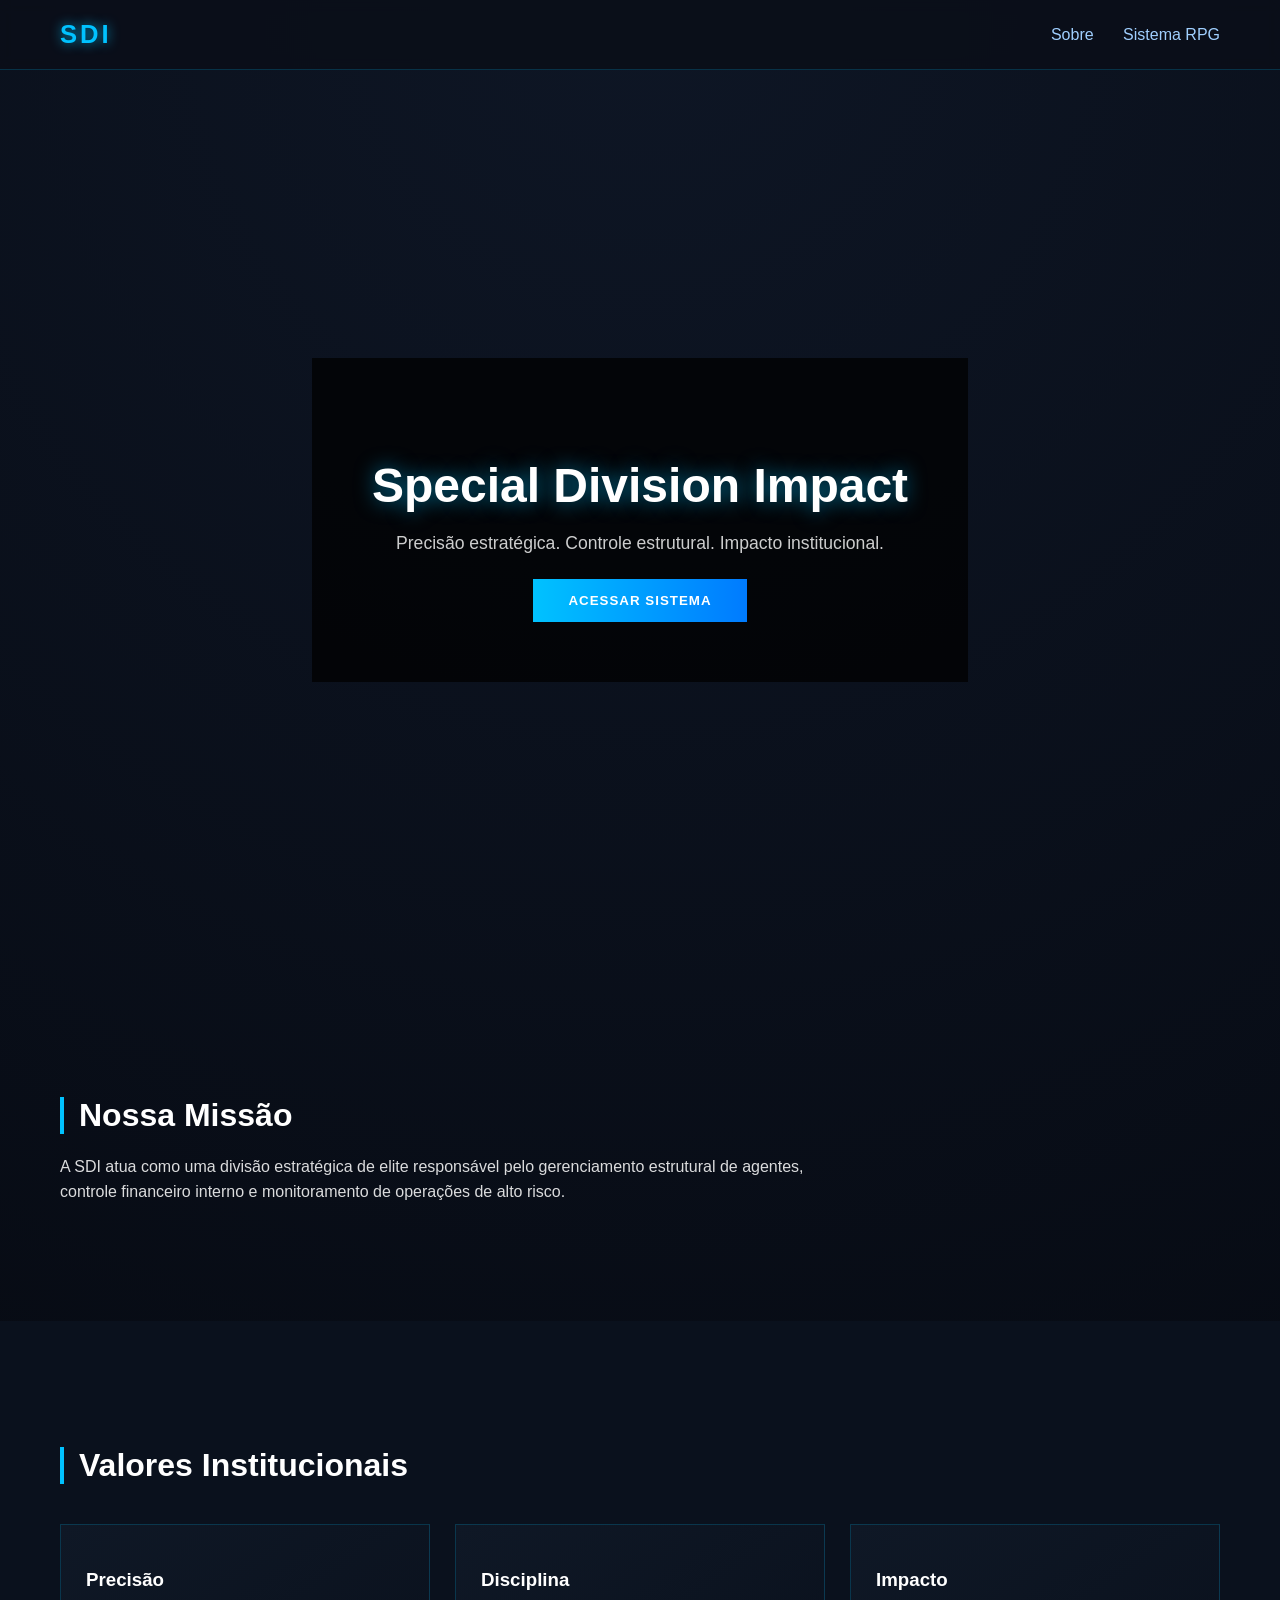
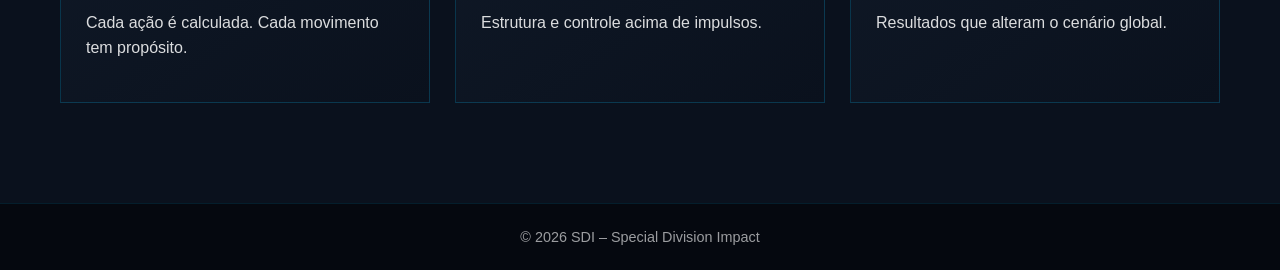
<file: index.html>
<!DOCTYPE html>
<html lang="pt-BR">
<head>
    <meta charset="UTF-8">
    <title>SDI – Special Division Impact</title>
    <link rel="stylesheet" href="style.css">
</head>
<body>

<header>
    <div class="logo">SDI</div>
    <nav>
        <a href="sobre.html">Sobre</a>
        <a href="sistema.html">Sistema RPG</a>
    </nav>
</header>

<section class="hero-image">
    <div class="overlay">
        <h1>Special Division Impact</h1>
        <p>Precisão estratégica. Controle estrutural. Impacto institucional.</p>
<button onclick="location.href='login.html'">
    ACESSAR SISTEMA
</button>
    </div>
</section>

<section class="section">
    <h2>Nossa Missão</h2>
    <p>
        A SDI atua como uma divisão estratégica de elite responsável pelo
        gerenciamento estrutural de agentes, controle financeiro interno
        e monitoramento de operações de alto risco.
    </p>
</section>

<section class="section dark">
    <h2>Valores Institucionais</h2>
    <div class="cards">
        <div class="card">
            <h3>Precisão</h3>
            <p>Cada ação é calculada. Cada movimento tem propósito.</p>
        </div>
        <div class="card">
            <h3>Disciplina</h3>
            <p>Estrutura e controle acima de impulsos.</p>
        </div>
        <div class="card">
            <h3>Impacto</h3>
            <p>Resultados que alteram o cenário global.</p>
        </div>
    </div>
</section>

<footer>
    © 2026 SDI – Special Division Impact
</footer>

</body>
</html>
</file>
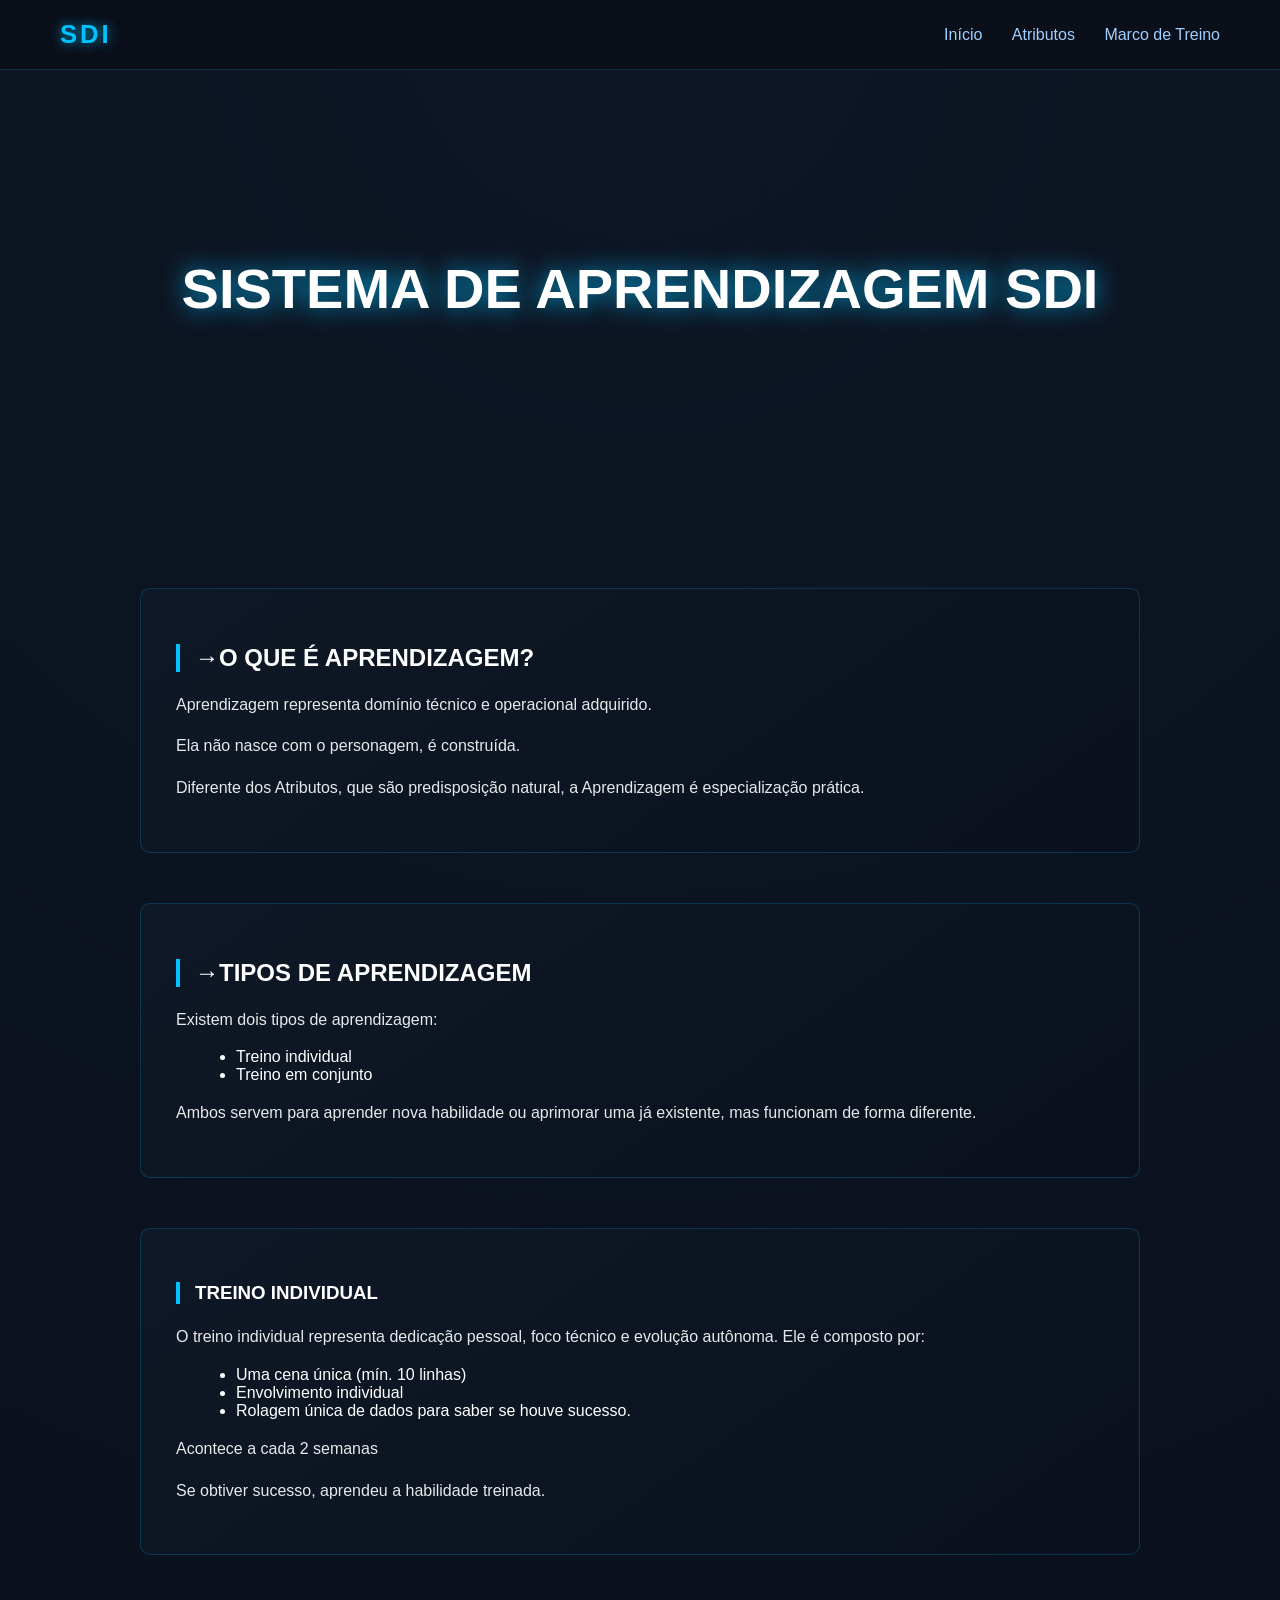
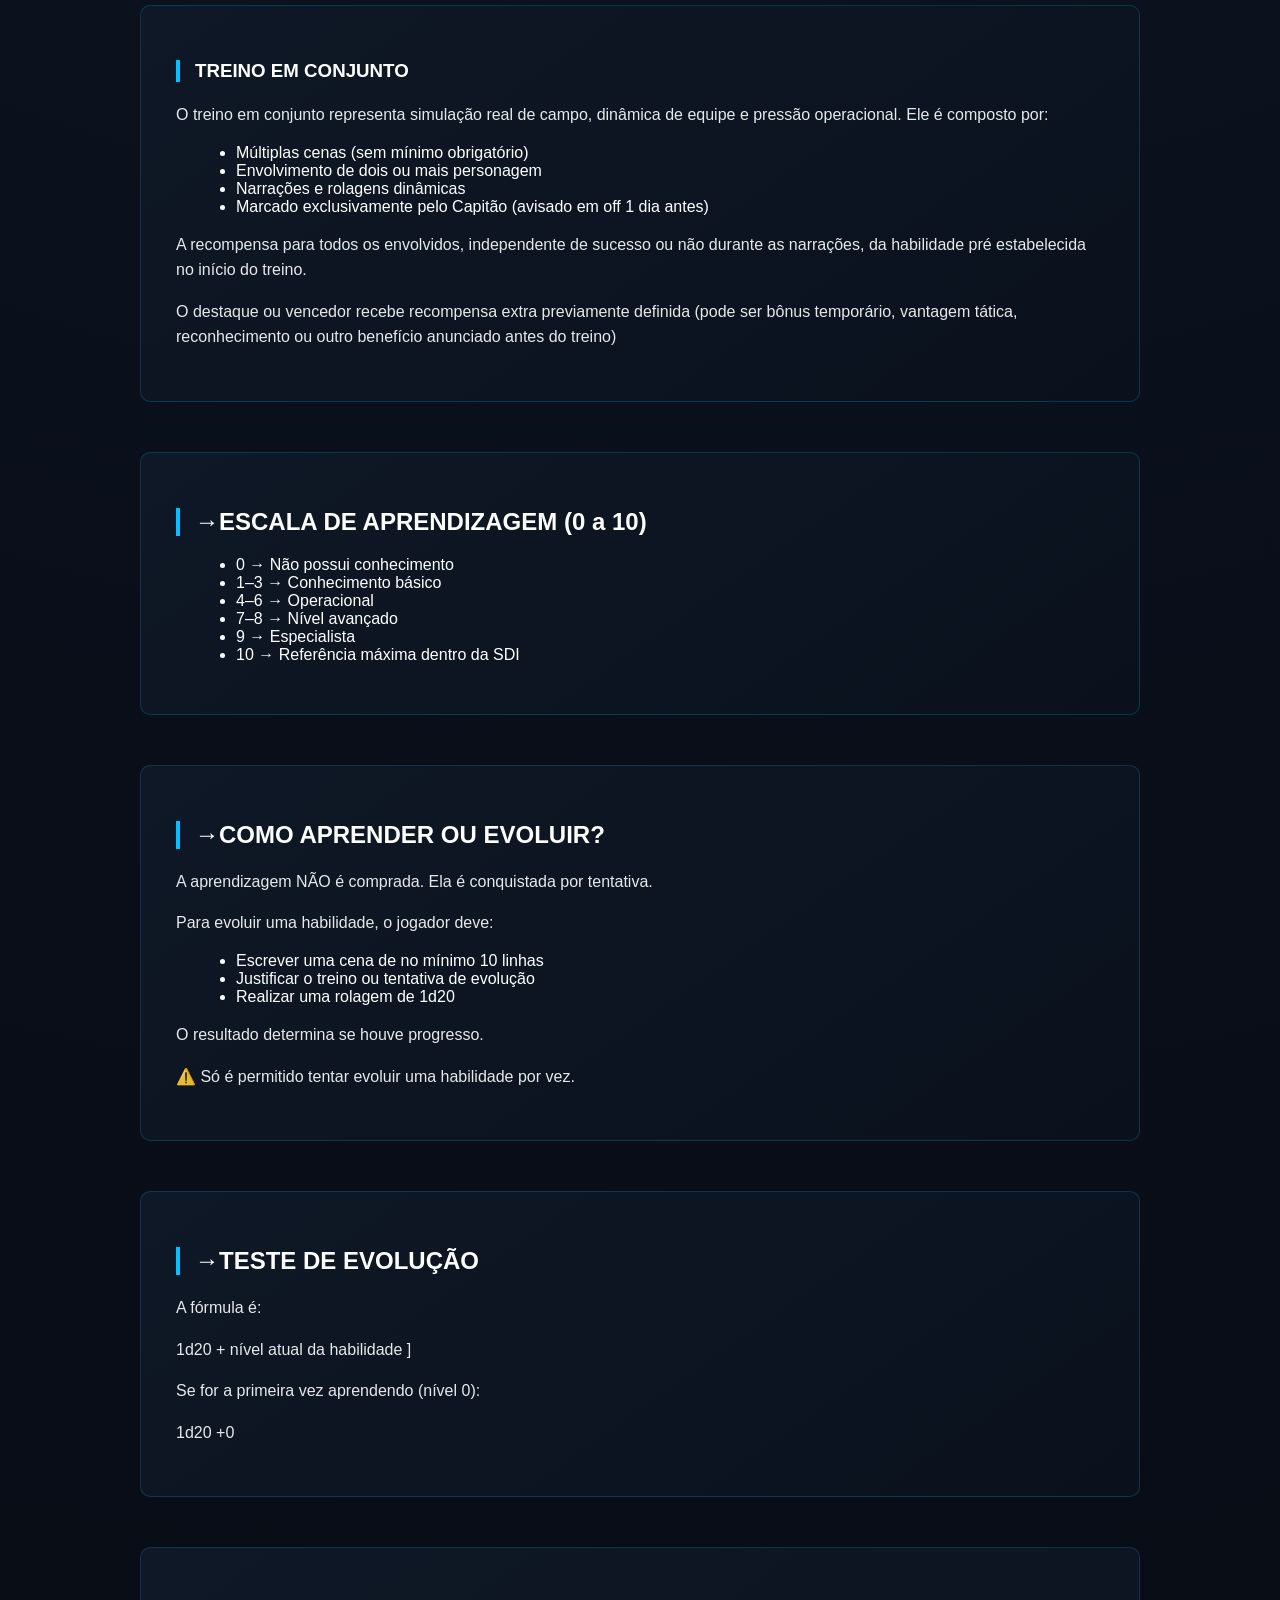
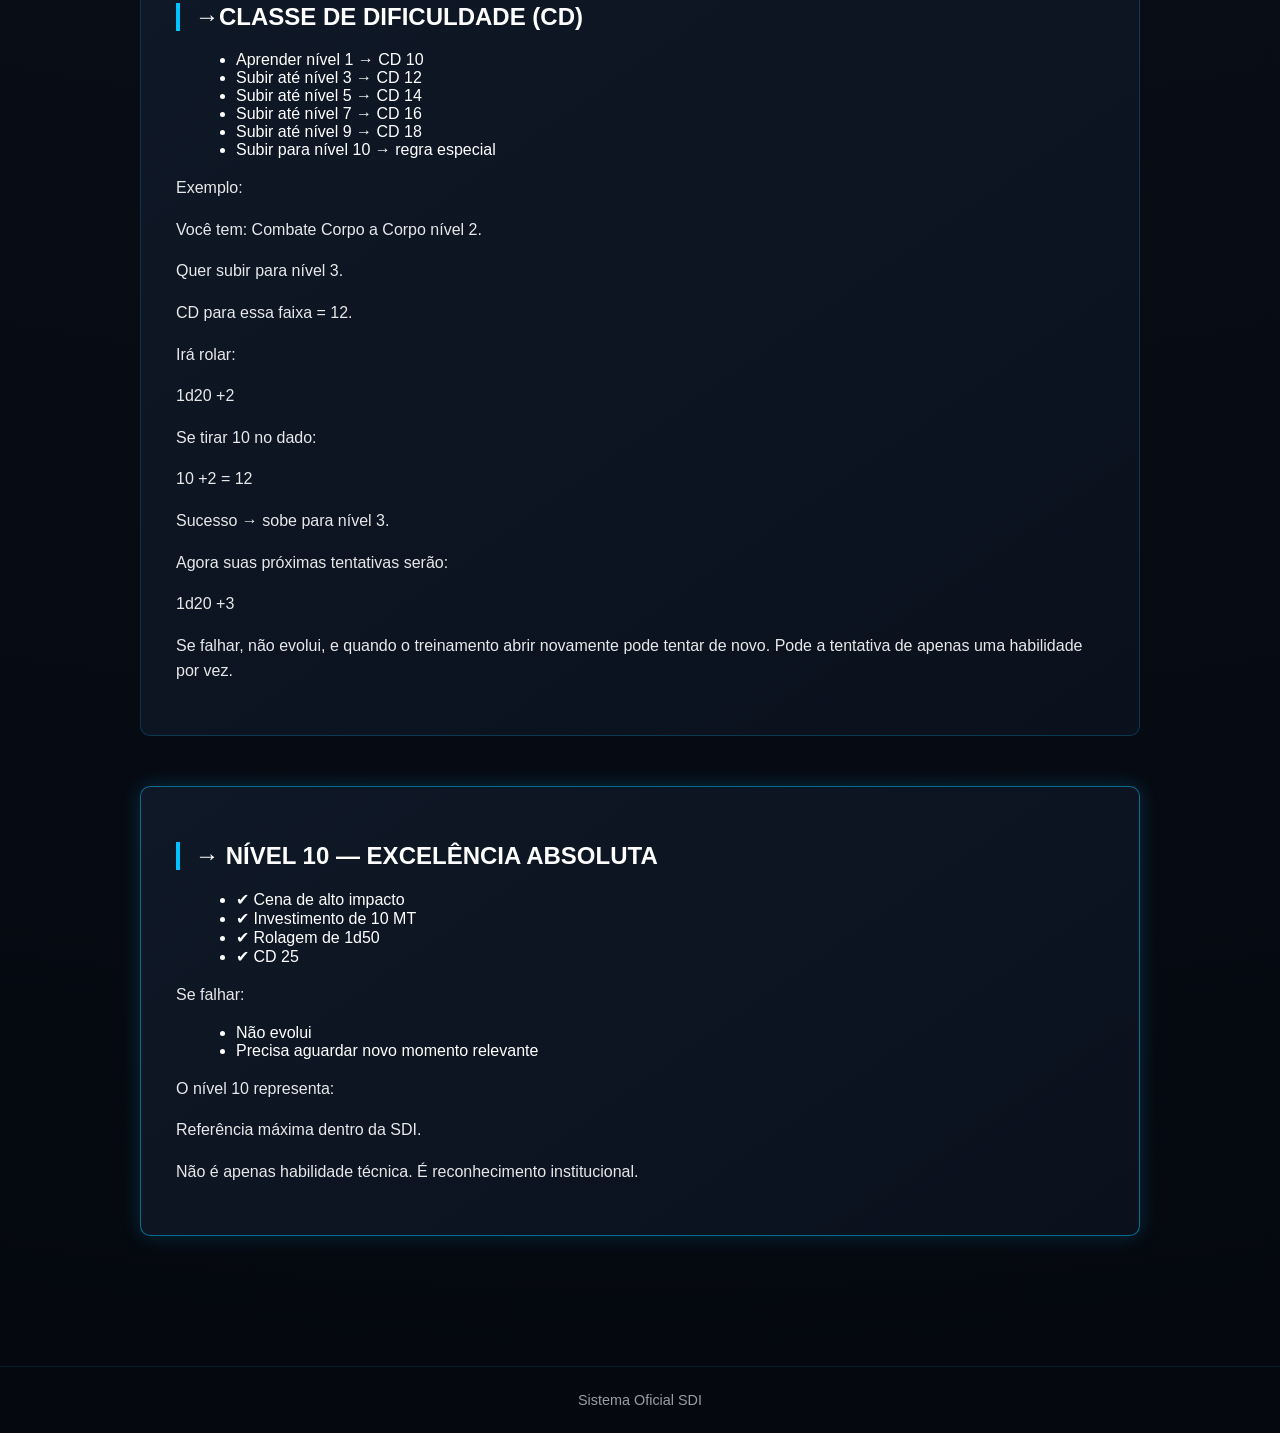
<file: aprendizagem.html>
<!DOCTYPE html>
<html lang="pt-BR">
<head>
    <meta charset="UTF-8">
    <title>Sistema de Aprendizagem - SDI</title>
<link rel="stylesheet" href="style.css">
</head>

<body class="pagina-aprendizagem">

<header>
    <div class="logo">SDI</div>
    <nav>
        <a href="index.html">Início</a>
        <a href="atributos.html">Atributos</a>
        <a href="marco-treino.html">Marco de Treino</a>
    </nav>
</header>

<section class="hero">
    <h1>SISTEMA DE APRENDIZAGEM SDI</h1>
</section>

<section class="aprend-container">

    <div class="aprend-bloco">
        <h2>→O QUE É APRENDIZAGEM?</h2>
        <p>Aprendizagem representa domínio técnico e operacional adquirido.</p>
        <p>Ela não nasce com o personagem, é construída.</p>
        <p>Diferente dos Atributos, que são predisposição natural, a Aprendizagem é especialização prática.</p>
    </div>

    <div class="aprend-bloco">
        <h2>→TIPOS DE APRENDIZAGEM</h2>
        <p>Existem dois tipos de aprendizagem:</p>
        <ul>
            <li>Treino individual</li>
            <li>Treino em conjunto</li>
        </ul>
        <p>Ambos servem para aprender nova habilidade ou aprimorar uma já existente, mas funcionam de forma diferente.</p>
    </div>

    <div class="aprend-bloco">
        <h3>TREINO INDIVIDUAL</h3>
        <p>O treino individual representa dedicação pessoal, foco técnico e evolução autônoma. Ele é composto por:</p>
        <ul>
            <li>Uma cena única (mín. 10 linhas)</li>
            <li>Envolvimento individual</li>
            <li>Rolagem única de dados para saber se houve sucesso.</li>
        </ul>
        <p>Acontece a cada 2 semanas</p>
        <p>Se obtiver sucesso, aprendeu a habilidade treinada.</p>
    </div>

    <div class="aprend-bloco">
        <h3>TREINO EM CONJUNTO</h3>
        <p>O treino em conjunto representa simulação real de campo, dinâmica de equipe e pressão operacional. Ele é composto por:</p>
        <ul>
            <li>Múltiplas cenas (sem mínimo obrigatório)</li>
            <li>Envolvimento de dois ou mais personagem</li>
            <li>Narrações e rolagens dinâmicas</li>
            <li>Marcado exclusivamente pelo Capitão (avisado em off 1 dia antes)</li>
        </ul>
        <p>A recompensa para todos os envolvidos, independente de sucesso ou não durante as narrações, da habilidade pré estabelecida no início do treino.</p>
        <p>O destaque ou vencedor recebe recompensa extra previamente definida (pode ser bônus temporário, vantagem tática, reconhecimento ou outro benefício anunciado antes do treino)</p>
    </div>

    <div class="aprend-bloco">
        <h2>→ESCALA DE APRENDIZAGEM (0 a 10)</h2>
        <ul>
            <li>0 → Não possui conhecimento</li>
            <li>1–3 → Conhecimento básico</li>
            <li>4–6 → Operacional</li>
            <li>7–8 → Nível avançado</li>
            <li>9 → Especialista</li>
            <li>10 → Referência máxima dentro da SDI</li>
        </ul>
    </div>

    <div class="aprend-bloco">
        <h2>→COMO APRENDER OU EVOLUIR?</h2>
        <p>A aprendizagem NÃO é comprada. Ela é conquistada por tentativa.</p>
        <p>Para evoluir uma habilidade, o jogador deve:</p>
        <ul>
            <li>Escrever uma cena de no mínimo 10 linhas</li>
            <li>Justificar o treino ou tentativa de evolução</li>
            <li>Realizar uma rolagem de 1d20</li>
        </ul>
        <p>O resultado determina se houve progresso.</p>
        <p>⚠️ Só é permitido tentar evoluir uma habilidade por vez.</p>
    </div>

    <div class="aprend-bloco">
        <h2>→TESTE DE EVOLUÇÃO</h2>
        <p>A fórmula é:</p>
        <p>1d20 + nível atual da habilidade ]</p>
        <p>Se for a primeira vez aprendendo (nível 0):</p>
        <p>1d20 +0</p>
    </div>

    <div class="aprend-bloco">
        <h2>→CLASSE DE DIFICULDADE (CD)</h2>
        <ul>
            <li>Aprender nível 1 → CD 10</li>
            <li>Subir até nível 3 → CD 12</li>
            <li>Subir até nível 5 → CD 14</li>
            <li>Subir até nível 7 → CD 16</li>
            <li>Subir até nível 9 → CD 18</li>
            <li>Subir para nível 10 → regra especial</li>
        </ul>

        <p>Exemplo:</p>
        <p>Você tem: Combate Corpo a Corpo nível 2.</p>
        <p>Quer subir para nível 3.</p>
        <p>CD para essa faixa = 12.</p>
        <p>Irá rolar:</p>
        <p>1d20 +2</p>
        <p>Se tirar 10 no dado:</p>
        <p>10 +2 = 12</p>
        <p>Sucesso → sobe para nível 3.</p>
        <p>Agora suas próximas tentativas serão:</p>
        <p>1d20 +3</p>
        <p>Se falhar, não evolui, e quando o treinamento abrir novamente pode tentar de novo. Pode a tentativa de apenas uma habilidade por vez.</p>
    </div>

    <div class="aprend-bloco destaque-10">
        <h2>→ NÍVEL 10 — EXCELÊNCIA ABSOLUTA</h2>
        <ul>
            <li>✔ Cena de alto impacto</li>
            <li>✔ Investimento de 10 MT</li>
            <li>✔ Rolagem de 1d50</li>
            <li>✔ CD 25</li>
        </ul>
        <p>Se falhar:</p>
        <ul>
            <li>Não evolui</li>
            <li>Precisa aguardar novo momento relevante</li>
        </ul>
        <p>O nível 10 representa:</p>
        <p>Referência máxima dentro da SDI.</p>
        <p>Não é apenas habilidade técnica. É reconhecimento institucional.</p>
    </div>

</section>

<footer>
    Sistema Oficial SDI
</footer>

</body>
</html>
</file>
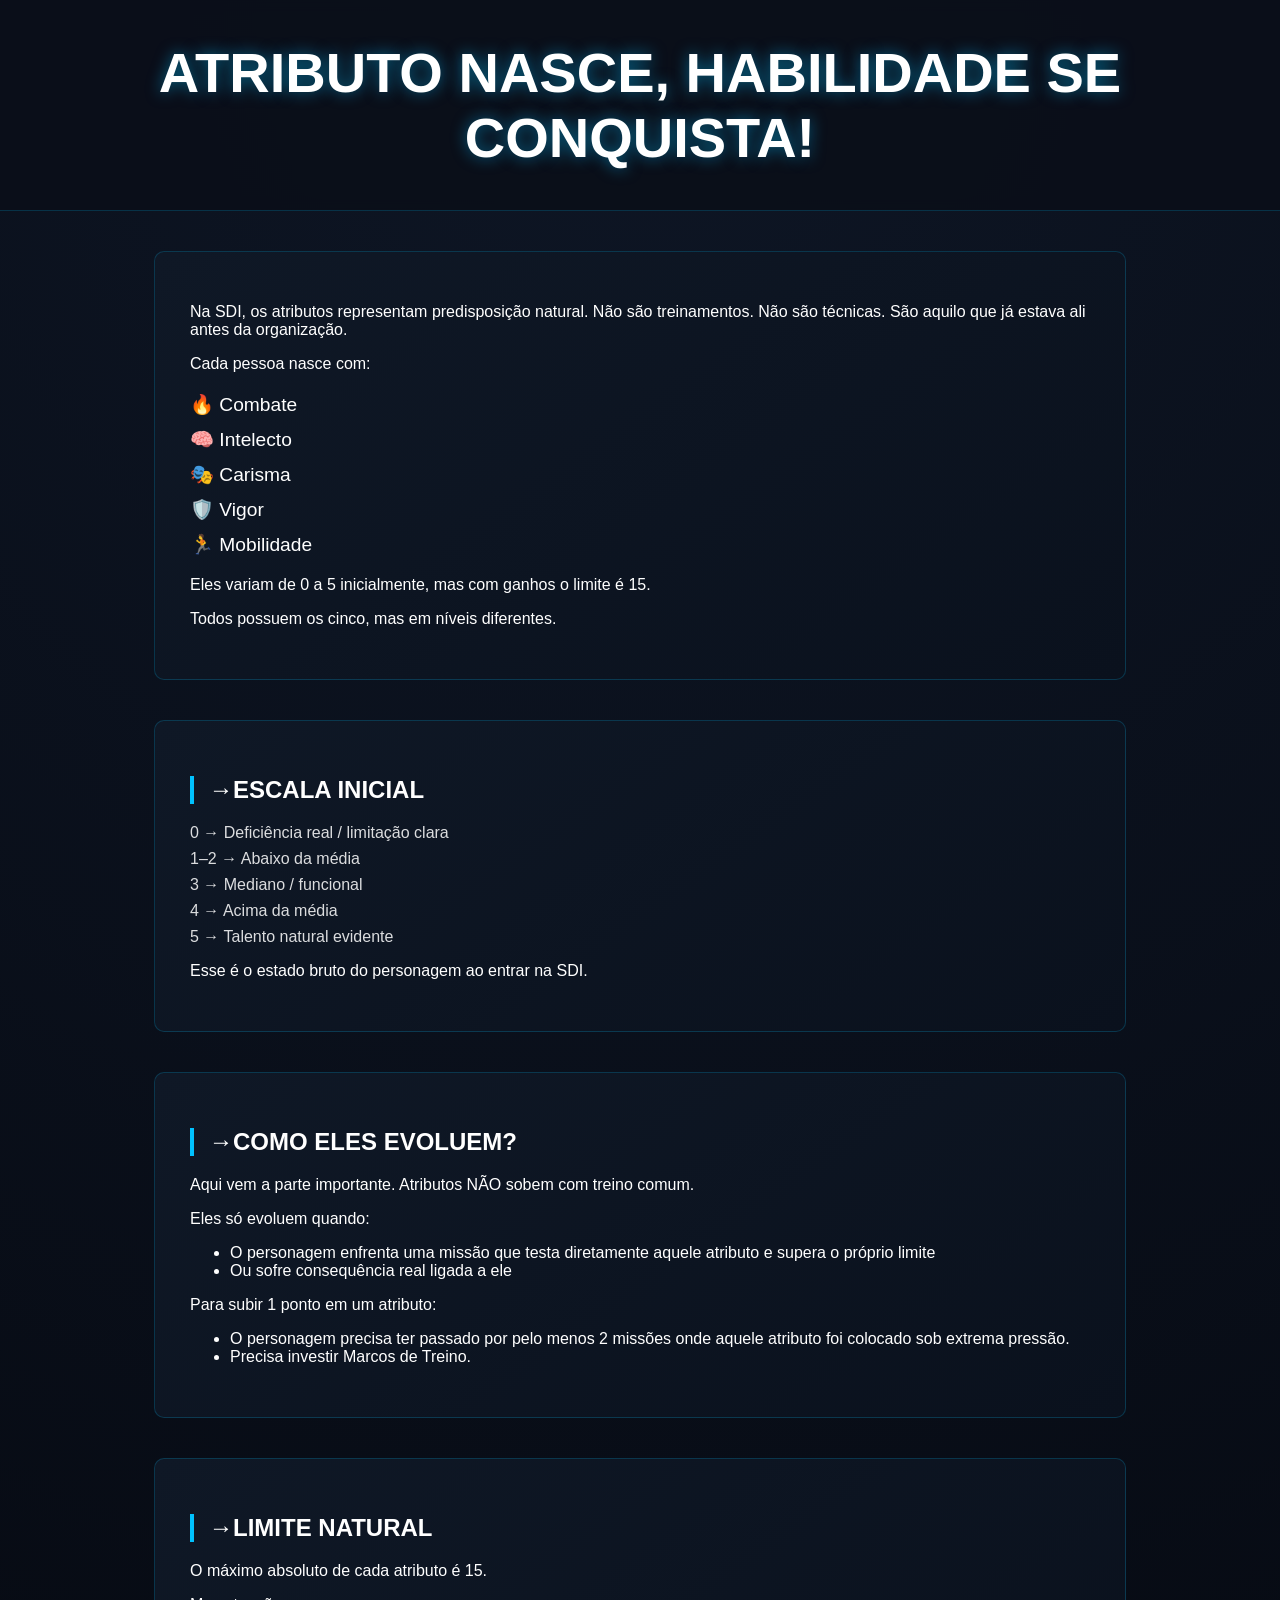
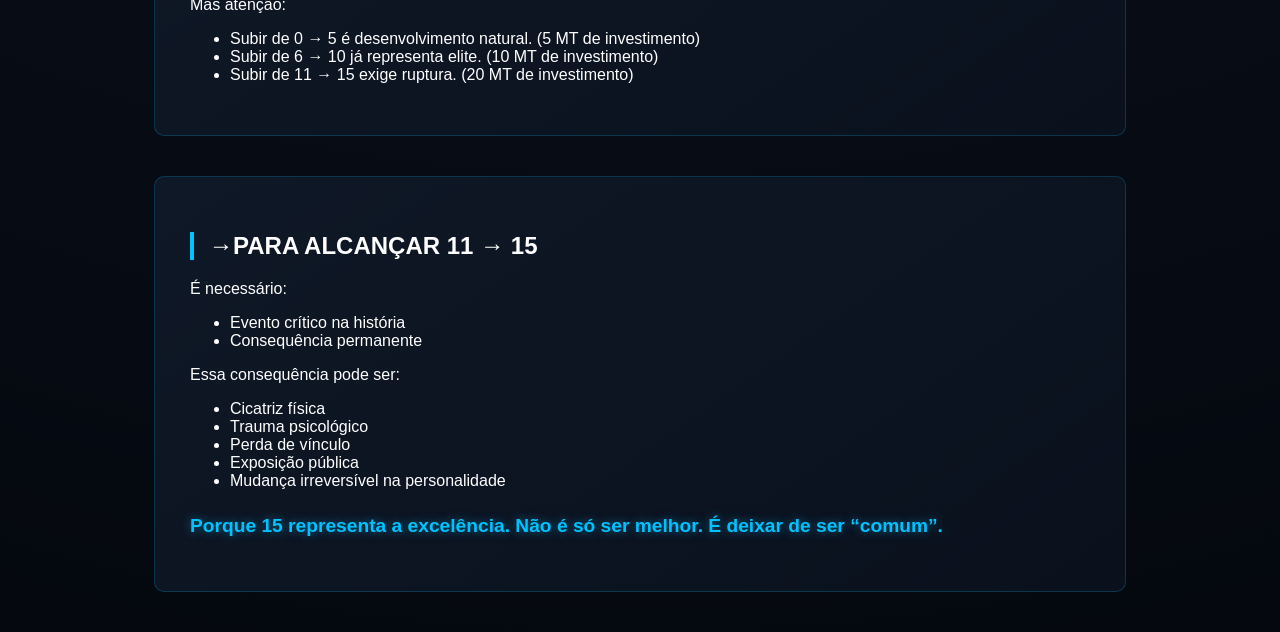
<file: atributos.html>
<!DOCTYPE html>
<html lang="pt-BR">
<head>
  <meta charset="UTF-8">
  <title>Atributos - SDI</title>
<link rel="stylesheet" href="style.css">
</head>

<body class="pagina-atributos">

  <div class="container">

    <header class="hero">
      <h1>ATRIBUTO NASCE, HABILIDADE SE CONQUISTA!</h1>
    </header>

    <section class="bloco-texto">
      <p>Na SDI, os atributos representam predisposição natural. Não são treinamentos. Não são técnicas. São aquilo que já estava ali antes da organização.</p>

      <p>Cada pessoa nasce com:</p>

      <ul class="lista-atributos">
        <li>🔥 Combate</li>
        <li>🧠 Intelecto</li>
        <li>🎭 Carisma</li>
        <li>🛡️ Vigor</li>
        <li>🏃 Mobilidade</li>
      </ul>

      <p>Eles variam de 0 a 5 inicialmente, mas com ganhos o limite é 15.</p>
      <p>Todos possuem os cinco, mas em níveis diferentes.</p>
    </section>

    <section class="bloco-destaque">
      <h2>→ESCALA INICIAL</h2>

      <ul class="escala">
        <li>0 → Deficiência real / limitação clara</li>
        <li>1–2 → Abaixo da média</li>
        <li>3 → Mediano / funcional</li>
        <li>4 → Acima da média</li>
        <li>5 → Talento natural evidente</li>
      </ul>

      <p>Esse é o estado bruto do personagem ao entrar na SDI.</p>
    </section>

    <section class="bloco-destaque">
      <h2>→COMO ELES EVOLUEM?</h2>

      <p>Aqui vem a parte importante. Atributos NÃO sobem com treino comum.</p>

      <p>Eles só evoluem quando:</p>

      <ul>
        <li>O personagem enfrenta uma missão que testa diretamente aquele atributo e supera o próprio limite</li>
        <li>Ou sofre consequência real ligada a ele</li>
      </ul>

      <p>Para subir 1 ponto em um atributo:</p>

      <ul>
        <li>O personagem precisa ter passado por pelo menos 2 missões onde aquele atributo foi colocado sob extrema pressão.</li>
        <li>Precisa investir Marcos de Treino.</li>
      </ul>
    </section>

    <section class="bloco-destaque limite">
      <h2>→LIMITE NATURAL</h2>

      <p>O máximo absoluto de cada atributo é 15.</p>

      <p>Mas atenção:</p>

      <ul>
        <li>Subir de 0 → 5 é desenvolvimento natural. (5 MT de investimento)</li>
        <li>Subir de 6 → 10 já representa elite. (10 MT de investimento)</li>
        <li>Subir de 11 → 15 exige ruptura. (20 MT de investimento)</li>
      </ul>
    </section>

    <section class="bloco-final">
      <h2>→PARA ALCANÇAR 11 → 15</h2>

      <p>É necessário:</p>

      <ul>
        <li>Evento crítico na história</li>
        <li>Consequência permanente</li>
      </ul>

      <p>Essa consequência pode ser:</p>

      <ul>
        <li>Cicatriz física</li>
        <li>Trauma psicológico</li>
        <li>Perda de vínculo</li>
        <li>Exposição pública</li>
        <li>Mudança irreversível na personalidade</li>
      </ul>

      <p class="frase-final">
        Porque 15 representa a excelência. Não é só ser melhor. É deixar de ser “comum”.
      </p>
    </section>

  </div>

</body>
</html>
</file>
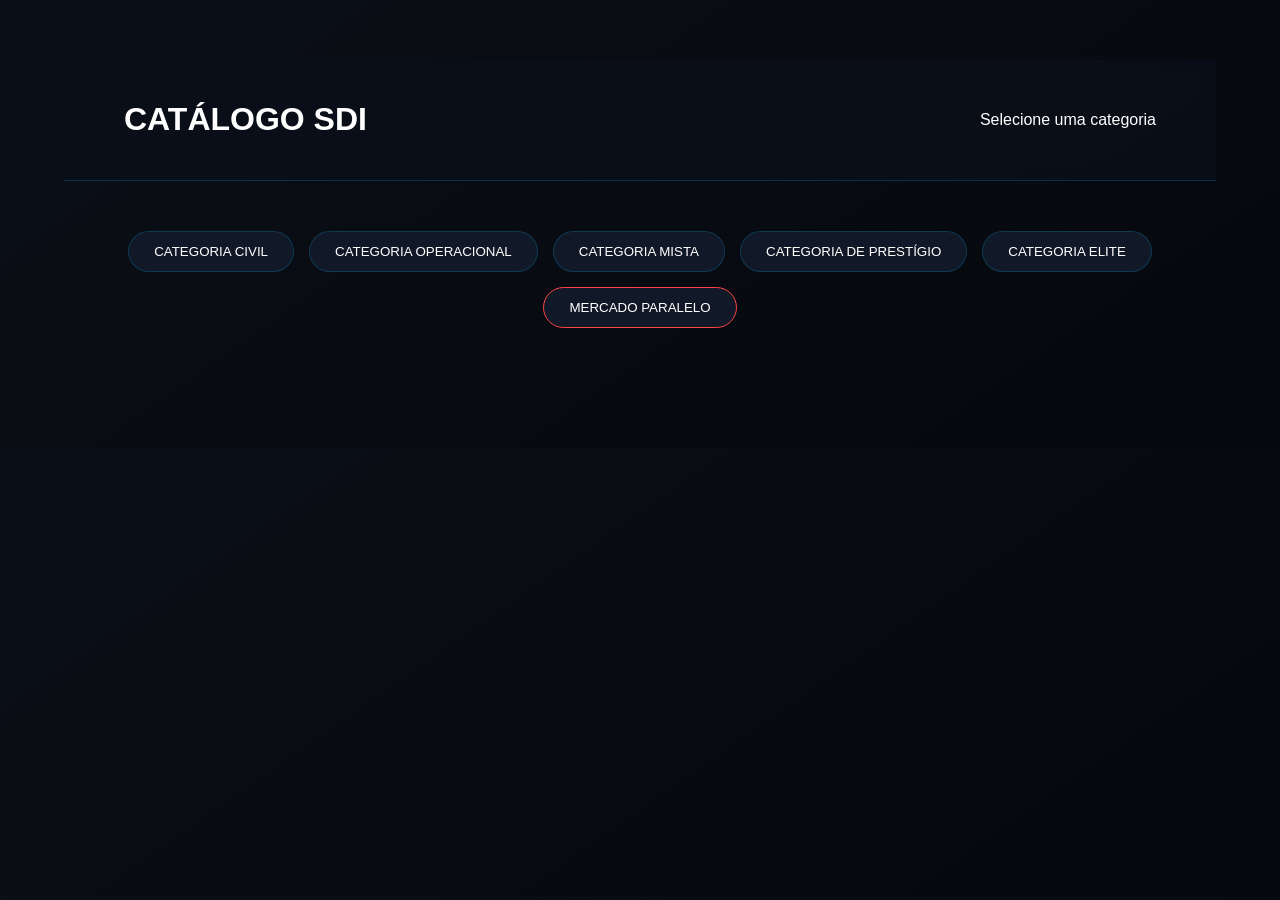
<file: catalogo.html>
<!DOCTYPE html>
<html lang="pt-BR">
<head>
<meta charset="UTF-8">
<title>Catálogo SDI</title>
<link rel="stylesheet" href="style.css">
</head>

<body class="pagina-catalogo-geral">

<div class="catalogo-geral-container">

<header class="catalogo-geral-topo">
<h1>CATÁLOGO SDI</h1>
<p>Selecione uma categoria</p>
</header>

<!-- BOTÕES -->
<div class="menu-categorias">

<button onclick="mostrarCategoria('civil')">CATEGORIA CIVIL</button>
<button onclick="mostrarCategoria('operacional')">CATEGORIA OPERACIONAL</button>
<button onclick="mostrarCategoria('mista')">CATEGORIA MISTA</button>
<button onclick="mostrarCategoria('prestigio')">CATEGORIA DE PRESTÍGIO</button>
<button onclick="mostrarCategoria('elite')">CATEGORIA ELITE</button>

<button class="ilegal" onclick="mostrarCategoria('paralelo')">
MERCADO PARALELO
</button>

</div>

<!-- ÁREA DE ITENS -->
<div class="area-categorias">

<!-- CIVIL -->
<div id="civil" class="categoria-bloco">
<h2>CATEGORIA CIVIL</h2>
<div class="grid-catalogo">
<div class="card-civil">
<h3>Sedan Executivo Urbano</h3>
<p>Descrição: Veículo discreto e confortável para deslocamentos civis sem chamar atenção.</p>
<p>Custo: $35.000</p>
<p>Tipo: Durável</p>
<p>Manutenções: 03/03</p>
<p>Custo Manutenção: $800</p>
<p>Efeito: +1 em Perseguições Urbanas.</p>
</div>

<div class="card-civil">
<h3>Moto Esportiva Urbana</h3>
<p>Descrição: Leve e ágil, ideal para fugas rápidas.</p>
<p>Custo: $18.000</p>
<p>Tipo: Durável</p>
<p>Manutenções: 03/03</p>
<p>Manutenção: $500</p>
<p>Efeito: +2 em Fuga Urbana.</p>
</div>

<div class="card-civil">
<h3>Carro Esportivo de Luxo</h3>
<p>Descrição: Símbolo de status e exposição midiática.</p>
<p>Custo: $200.000</p>
<p>Tipo: Durável</p>
<p>Manutenções: 02/02</p>
<p>Manutenção: $2.000</p>
<p>Efeito: +2 RP ao adquirir | +1 RP mensal.</p>
</div>

<div class="card-civil">
<h3>SUV Blindado Civil</h3>
<p>Descrição: Transporte reforçado para risco elevado.</p>
<p>Custo: $90.000</p>
<p>Tipo: Durável</p>
<p>Manutenções: 03/03</p>
<p>Manutenção: $1.500</p>
<p>Efeito: Reduz 1 nível de dano veicular (1x por cena).</p>
</div>

<div class="card-civil">
<h3>Helicóptero Compartilhado (Uso Civil)</h3>
<p>Descrição: Transporte aéreo privado sob agendamento.</p>
<p>Custo: $8.000 por uso</p>
<p>Tipo: Serviço</p>
<p>Efeito: Remove penalidade de deslocamento urbano.</p>
</div>

<div class="card-civil">
<h3>Advogado Particular</h3>
<p>Descrição: Defesa legal em crises públicas.</p>
<p>Custo: $5.000/mês</p>
<p>Tipo: Serviço</p>
<p>Efeito: +2 em testes legais.</p>
</div>

<div class="card-civil">
<h3>Assessor de Imagem</h3>
<p>Descrição: Gerencia redes sociais e crises midiáticas.</p>
<p>Custo: $3.000/mês</p>
<p>Tipo: Serviço</p>
<p>Efeito: +1 RP mensal.</p>
</div>

<div class="card-civil">
<h3>Psicólogo Especializado</h3>
<p>Descrição: Auxilia no controle emocional pós-missão.</p>
<p>Custo: $1.200/mês</p>
<p>Tipo: Serviço</p>
<p>Efeito: Remove 1 penalidade mental por mês.</p>
</div>

<div class="card-civil">
<h3>Treinador Particular</h3>
<p>Descrição: Treino físico focado em performance.</p>
<p>Custo: $2.500/mês</p>
<p>Tipo: Serviço</p>
<p>Efeito: +2 Força (1x por missão).</p>
</div>

<div class="card-civil">
<h3>Academia Premium</h3>
<p>Descrição: Estrutura completa de treino.</p>
<p>Custo: $800/mês</p>
<p>Tipo: Serviço</p>
<p>Efeito: +1 testes físicos (1x por missão).</p>
</div>

<div class="card-civil">
<h3>Curso de Oratória Avançada</h3>
<p>Descrição: Aprimora discurso público.</p>
<p>Custo: $3.000</p>
<p>Tipo: Permanente</p>
<p>Efeito: +1 Persuasão permanente.</p>
</div>

<div class="card-civil">
<h3>Curso de Investigação Privada</h3>
<p>Descrição: Técnicas civis de análise e coleta.</p>
<p>Custo: $6.000</p>
<p>Tipo: Permanente</p>
<p>Efeito: +1 Investigação permanente.</p>
</div>

<div class="card-civil">
<h3>Curso de Liderança Estratégica</h3>
<p>Descrição: Desenvolvimento de tomada de decisão.</p>
<p>Custo: $7.000</p>
<p>Tipo: Permanente</p>
<p>Efeito: +1 Estratégia permanente.</p>
</div>

<div class="card-civil">
<h3>Curso de Tiro Avançado</h3>
<p>Descrição: Aprimora precisão com armas civis.</p>
<p>Custo: $8.000</p>
<p>Tipo: Permanente</p>
<p>Efeito: +1 Combate à Distância permanente.</p>
</div>

<div class="card-civil">
<h3>Escola de Artes Marciais</h3>
<p>Descrição: Treinamento técnico corpo a corpo.</p>
<p>Custo: $5.000</p>
<p>Tipo: Permanente</p>
<p>Efeito: +1 Combate Corpo a Corpo permanente.</p>
</div>

<div class="card-civil">
<h3>Seguro Médico Premium</h3>
<p>Descrição: Atendimento prioritário em hospitais civis.</p>
<p>Custo: $900/mês</p>
<p>Tipo: Serviço</p>
<p>Efeito: +1 em dado de recuperação</p>
</div>

<div class="card-civil">
<h3>Segurança Particular</h3>
<p>Descrição: Guarda-costas civil.</p>
<p>Custo: $6.000/mês</p>
<p>Tipo: Serviço</p>
<p>Efeito: +2 Defesa fora de missão.</p>
</div>

<div class="card-civil">
<h3>Sistema Anti-Hack Residencial</h3>
<p>Descrição: Proteção digital avançada.</p>
<p>Custo: $4.000</p>
<p>Tipo: Durável</p>
<p>Manutenções: 03/03</p>
<p>Manutenção: $600</p>
<p>Efeito: +2 Defesa Tecnológica.</p>
</div>

<div class="card-civil">
<h3>Notebook Criptografado</h3>
<p>Descrição: Dispositivo seguro para dados.</p>
<p>Custo: $2.000</p>
<p>Tipo: Durável</p>
<p>Manutenções: 03/03</p>
<p>Manutenção: $300</p>
<p>Efeito: +1 Hack defensivo.</p>
</div>

<div class="card-civil">
<h3>Drone Civil Compacto</h3>
<p>Descrição: Vigilância leve e discreta.</p>
<p>Custo: $1.200</p>
<p>Slot: 1</p>
<p>Tipo: Recarregável</p>
<p>Limitação: 03/03</p>
<p>Manutenções: 03/03</p>
<p>Manutenção: $300</p>
<p>Efeito: +1 Investigação.</p>
</div>

<div class="card-civil">
<h3>Fundação Beneficente Própria</h3>
<p>Descrição: Organização social sob seu nome.</p>
<p>Custo: $250.000</p>
<p>Tipo: Permanente</p>
<p>Efeito: +3 RP mensal.</p>
</div>

<div class="card-civil">
<h3>Evento Beneficente</h3>
<p>Descrição: Organização de evento social.</p>
<p>Custo: $15.000</p>
<p>Tipo: Consumível</p>
<p>Efeito: +4 RP.</p>
</div>

<div class="card-civil">
<h3>Influenciador Parceiro</h3>
<p>Descrição: Colaboração com figura pública.</p>
<p>Custo: $12.000</p>
<p>Tipo: Consumível</p>
<p>Efeito: +3 RP.</p>
</div>

<div class="card-civil">
<h3>Restaurante Próprio</h3>
<p>Descrição: Negócio civil lucrativo.</p>
<p>Custo: $120.000</p>
<p>Tipo: Durável</p>
<p>Efeito: $3.000/mês passivo.</p>
</div>

<div class="card-civil">
<h3>Investimento em Startup</h3>
<p>Descrição: Aplicação de risco.</p>
<p>Custo: $15.000</p>
<p>Tipo: Risco</p>
<p>Efeito: 50% chance de gerar $5.000/mês.</p>
</div>

<div class="card-civil">
<h3>Agência de Detetive</h3>
<p>Descrição: Equipe investigativa privada.</p>
<p>Custo: $25.000/por serviço</p>
<p>Tipo: Serviço</p>
<p>Efeito: +2 Investigação (1x por missão).</p>
</div>

<div class="card-civil">
<h3>Jato Executivo Compartilhado</h3>
<p>Descrição: Transporte aéreo de luxo.</p>
<p>Custo: $30.000 por uso</p>
<p>Efeito: Remove penalidade internacional.</p>
</div>

<div class="card-civil">
<h3>Clínica Particular</h3>
<p>Descrição: Atendimento médico exclusivo.</p>
<p>Custo: $50.000</p>
<p>Tipo: Permanente</p>
<p>Efeito: +2 em dados de recuperação</p>
</div>

<div class="card-civil">
<h3>Estilista Particular</h3>
<p>Descrição: Imagem pessoal refinada.</p>
<p>Custo: $2.000/mês</p>
<p>Tipo: Serviço</p>
<p>Efeito: +1 RP mensal.</p>
</div>

<div class="card-civil">
<h3>Joias de Luxo</h3>
<p>Descrição: Acessórios de alto padrão.</p>
<p>Custo: $30.000</p>
<p>Tipo: Permanente</p>
<p>Efeito: +1 RP.</p>
</div>

<div class="card-civil">
<h3>Clube VIP Empresarial</h3>
<p>Descrição: Acesso à elite econômica.</p>
<p>Custo: $10.000/ano</p>
<p>Efeito: +1 RF a cada compra</p>
</div>

<div class="card-civil">
<h3>Simulador de Direção</h3>
<p>Descrição: Treino avançado de perseguição.</p>
<p>Custo: $7.000</p>
<p>Tipo: Permanente</p>
<p>Efeito: +1 Perseguição permanente.</p>
</div>

<div class="card-civil">
<h3>Terapia de Controle Emocional</h3>
<p>Descrição: Controle de medo e culpa.</p>
<p>Custo: $3.000</p>
<p>Tipo: Permanente</p>
<p>Efeito: Remove penalidade de medo.</p>
</div>

<div class="card-civil">
<h3>Serviço de Limpeza de Imagem</h3>
<p>Descrição: Gerenciamento de crise pública.</p>
<p>Custo: $20.000</p>
<p>Tipo: Consumível</p>
<p>Efeito: Remove 2 RP negativos.</p>
</div>

<div class="card-civil">
<h3>Segurança Digital Premium</h3>
<p>Descrição: Monitoramento constante de dados.</p>
<p>Custo: $900/mês</p>
<p>Efeito: -2 chance de vazamento.</p>
</div>

<div class="card-civil">
<h3>Equipe de Relações Públicas</h3>
<p>Descrição: Gestão estratégica de mídia.</p>
<p>Custo: $8.000</p>
<p>Tipo: Consumível</p>
<p>Efeito: Recupera 3 RP.</p>
</div>

<div class="card-civil">
<h3>Carro Blindado Luxo</h3>
<p>Descrição: Versão superior de SUV blindado.</p>
<p>Custo: $150.000</p>
<p>Tipo: Durável</p>
<p>Manutenções: 04/04</p>
<p>Manutenção: $2.500</p>
<p>Efeito: Reduz 2 níveis de dano veicular (1x por cena).</p>
</div>

<div class="card-civil">
<h3>Iate Particular</h3>
<p>Descrição: Luxo extremo e networking.</p>
<p>Custo: $800.000</p>
<p>Tipo: Durável</p>
<p>Efeito: +3 RP mensal.</p>
</div>

<div class="card-civil">
<h3>Coleção de Arte Rara</h3>
<p>Descrição: Patrimônio cultural.</p>
<p>Custo: $100.000</p>
<p>Tipo: Permanente</p>
<p>Efeito: +2 RP.</p>
</div>

<div class="card-civil">
<h3>Conta Offshore</h3>
<p>Descrição: Reserva financeira protegida.</p>
<p>Custo: $10.000</p>
<p>Tipo: Permanente</p>
<p>Efeito: Protege dinheiro contra bloqueio.</p>
</div>

<div class="card-civil">
<h3>Escola de Idiomas Intensiva</h3>
<p>Descrição: Aprendizado acelerado.</p>
<p>Custo: $4.000</p>
<p>Tipo: Permanente</p>
<p>Efeito: +1 Comunicação internacional.</p>
</div>

<div class="card-civil">
<h3>Curso de Negociação</h3>
<p>Descrição: Técnicas avançadas de barganha.</p>
<p>Custo: $6.000</p>
<p>Tipo: Permanente</p>
<p>Efeito: +1 Persuasão comercial.</p>
</div>

<div class="card-civil">
<h3>Equipe de Segurança Digital</h3>
<p>Descrição: Hackers defensivos.</p>
<p>Custo: $12.000/mês</p>
<p>Efeito: +2 Defesa tecnológica.</p>
</div>

<div class="card-civil">
<h3>Restaurante de Luxo Exclusivo</h3>
<p>Descrição: Networking com elite.</p>
<p>Custo: $5.000 por evento</p>
<p>Efeito: +2 RP.</p>
</div>

<div class="card-civil">
<h3>Curso de Análise Comportamental</h3>
<p>Descrição: Leitura de microexpressões.</p>
<p>Custo: $8.000</p>
<p>Tipo: Permanente</p>
<p>Efeito: +1 Intuição.</p>
</div>

<div class="card-civil">
<h3>Clube de Tiro Privado</h3>
<p>Descrição: Campo de treino exclusivo.</p>
<p>Custo: $5.000</p>
<p>Tipo: Permanente</p>
<p>Efeito: +1 Precisão.</p>
</div>

<div class="card-civil">
<h3>Equipe de Marketing Digital</h3>
<p>Descrição: Crescimento online.</p>
<p>Custo: $60.000/mês</p>
<p>Efeito: +2 RP mensal.</p>
</div>

<div class="card-civil">
<h3>Serviço de Transporte VIP</h3>
<p>Descrição: Motorista particular.</p>
<p>Custo: $4.000/mês</p>
<p>Efeito: Remove penalidade social em eventos.</p>
</div>

<div class="card-civil">
<h3>Consultor Financeiro</h3>
<p>Descrição: Gestão de investimentos.</p>
<p>Custo: $3.000/mês</p>
<p>Efeito: +20% do salário</p>
</div>

<div class="card-civil">
<h3>Fundação de Pesquisa Própria</h3>
<p>Descrição: Financiamento científico sob seu nome.</p>
<p>Custo: $400.000</p>
<p>Tipo: Permanente</p>
<p>Efeito: +3 RP | +1 CO por mês (como reconhecimento externo).</p>
</div>
</div>
</div>

<!-- OPERACIONAL -->
<div id="operacional" class="categoria-bloco">
<h2>CATEGORIA OPERACIONAL</h2>
<div class="grid-catalogo">
<div class="card-civil">
<h3>Uniforme Tático MK-I</h3>
<p>Descrição: Traje operacional padrão da SDI, feito com microfibras resistentes a impacto leve e variações térmicas. Possui sistema interno de monitoramento biométrico.</p>
<p>Custo: 3 CO</p>
<p>Slot: 0</p>
<p>Tipo: Durável</p>
<p>Limitação: Não possui</p>
<p>Manutenções: 02/02</p>
<p>Custo de Manutenção: 1 CO</p>
<p>Efeito: +1 Resistência Física.</p>
</div>

<div class="card-civil">
<h3>Uniforme Tático MK-II Reforçado</h3>
<p>Descrição: Versão aprimorada do uniforme padrão com placas internas modulares e reforço estrutural em pontos vitais.</p>
<p>Custo: 6 CO</p>
<p>Slot: 0</p>
<p>Tipo: Durável</p>
<p>Limitação: Não possui</p>
<p>Manutenções: 02/02</p>
<p>Custo de Manutenção: 2 CO</p>
<p>Efeito: +2 Resistência | -1 Agilidade se estiver com carga pesada.</p>
</div>

<div class="card-civil">
<h3>Capacete HUD Tático</h3>
<p>Descrição: Capacete com interface digital, mapeamento térmico e identificação automática de ameaças.</p>
<p>Custo: 5 CO</p>
<p>Slot: 1</p>
<p>Tipo: Recarregável</p>
<p>Limitação: 05/05</p>
<p>Manutenções: 03/03</p>
<p>Custo de Manutenção: 1 CO</p>
<p>Efeito: +1 Percepção | +1 Estratégia.</p>
</div>

<div class="card-civil">
<h3>Drone de Reconhecimento SDI</h3>
<p>Descrição: Drone compacto com câmera térmica, zoom ótico e transmissão criptografada.</p>
<p>Custo: 4 CO</p>
<p>Slot: 2</p>
<p>Tipo: Recarregável</p>
<p>Limitação: 03/03</p>
<p>Manutenções: 03/03</p>
<p>Custo de Manutenção: 1 CO</p>
<p>Efeito: +2 Investigação à distância.</p>
</div>

<div class="card-civil">
<h3>Algemas de Contenção Energética</h3>
<p>Descrição: Algemas com campo elétrico de baixa voltagem que dificultam a fuga.</p>
<p>Custo: 3 CO</p>
<p>Slot: 1</p>
<p>Tipo: Recarregável</p>
<p>Limitação: 02/02</p>
<p>Manutenções: 02/02</p>
<p>Custo de Manutenção: 1 CO</p>
<p>Efeito: +2 Contenção.</p>
</div>

<div class="card-civil">
<h3>Scanner Biológico Portátil</h3>
<p>Descrição: Dispositivo que identifica alterações genéticas, toxinas e assinaturas energéticas.</p>
<p>Custo: 4 CO</p>
<p>Slot: 1</p>
<p>Tipo: Recarregável</p>
<p>Limitação: 04/04</p>
<p>Manutenções: 03/03</p>
<p>Custo de Manutenção: 1 CO</p>
<p>Efeito: +2 Investigação Biológica.</p>
</div>

<div class="card-civil">
<h3>Nanoestimulante SDI</h3>
<p>Descrição: Injeção de uso controlado que amplifica foco mental por curto período.</p>
<p>Custo: 2 CO</p>
<p>Slot: 1</p>
<p>Tipo: Consumível</p>
<p>Limitação: 02/02</p>
<p>Manutenções: Não possui</p>
<p>Efeito: +2 em um teste mental.</p>
</div>

<div class="card-civil">
<h3>Lentes Forenses Avançadas</h3>
<p>Descrição: Óculos com leitura térmica, química e reconhecimento facial.</p>
<p>Custo: 4 CO</p>
<p>Slot: 1</p>
<p>Tipo: Recarregável</p>
<p>Limitação: 05/05</p>
<p>Manutenções: 02/02</p>
<p>Custo de Manutenção: 1 CO</p>
<p>Efeito: +2 Investigação.</p>
</div>

<div class="card-civil">
<h3>Escudo Tático Dobrável</h3>
<p>Descrição: Gerador portátil de barreira energética de curto alcance.</p>
<p>Custo: 6 CO</p>
<p>Slot: 2</p>
<p>Tipo: Recarregável</p>
<p>Limitação: 03/03</p>
<p>Manutenções: 03/03</p>
<p>Custo de Manutenção: 2 CO</p>
<p>Efeito: +2 Defesa frontal por 1 turno.</p>
</div>

<div class="card-civil">
<h3>Bastão Energizado SDI</h3>
<p>Descrição: Arma não letal que libera descarga elétrica controlada.</p>
<p>Custo: 3 CO</p>
<p>Slot: 1</p>
<p>Tipo: Durável</p>
<p>Limitação: Não possui</p>
<p>Manutenções: 03/03</p>
<p>Custo de Manutenção: 1 CO</p>
<p>Efeito: +1 Combate Corpo a Corpo.</p>
</div>

<div class="card-civil">
<h3>Detector de Frequência</h3>
<p>Descrição: Identifica sinais ocultos, escutas e transmissões ilegais.</p>
<p>Custo: 3 CO</p>
<p>Slot: 1</p>
<p>Tipo: Recarregável</p>
<p>Limitação: 04/04</p>
<p>Manutenções: 02/02</p>
<p>Custo de Manutenção: 1 CO</p>
<p>Efeito: +2 Rastreamento Tecnológico.</p>
</div>

<div class="card-civil">
<h3>Granada EMP</h3>
<p>Descrição: Dispositivo de pulso eletromagnético de curto alcance.</p>
<p>Custo: 4 CO</p>
<p>Slot: 1</p>
<p>Tipo: Consumível</p>
<p>Limitação: 02/02</p>
<p>Manutenções: Não possui</p>
<p>Efeito: -2 em testes tecnológicos do alvo por 1 turno.</p>
</div>

<div class="card-civil">
<h3>Camuflagem Óptica Leve</h3>
<p>Descrição: Dispositivo que distorce a imagem do usuário temporariamente.</p>
<p>Custo: 8 CO</p>
<p>Slot: 2</p>
<p>Tipo: Recarregável</p>
<p>Limitação: 03/03</p>
<p>Manutenções: 02/02</p>
<p>Custo de Manutenção: 2 CO</p>
<p>Efeito: +3 Furtividade por 2 turnos.</p>
</div>

<div class="card-civil">
<h3>Inibidor de Sinal</h3>
<p>Descrição: Emissor portátil que bloqueia comunicações num raio curto.</p>
<p>Custo: 5 CO</p>
<p>Slot: 1</p>
<p>Tipo: Recarregável</p>
<p>Limitação: 03/03</p>
<p>Manutenções: 02/02</p>
<p>Custo de Manutenção: 1 CO</p>
<p>Efeito: -2 Comunicação inimiga.</p>
</div>

<div class="card-civil">
<h3>Dardo Paralisante</h3>
<p>Descrição: Projétil não letal com agente neuromuscular.</p>
<p>Custo: 2 CO</p>
<p>Slot: 1</p>
<p>Tipo: Consumível</p>
<p>Limitação: 03/03</p>
<p>Manutenções: Não possui</p>
<p>Efeito: +2 Imobilização.</p>
</div>

<div class="card-civil">
<h3>Kit Médico Avançado SDI</h3>
<p>Descrição: Equipamento portátil de estabilização e microcirurgia.</p>
<p>Custo: 5 CO</p>
<p>Slot: 2</p>
<p>Tipo: Recarregável</p>
<p>Limitação: 05/05</p>
<p>Manutenções: 03/03</p>
<p>Custo de Manutenção: 2 CO</p>
<p>Efeito: +2 Cura.</p>
</div>

<div class="card-civil">
<h3>Pulseira Rastreadora</h3>
<p>Descrição: Dispositivo que permite rastrear alvo marcado.</p>
<p>Custo: 2 CO</p>
<p>Slot: 0</p>
<p>Tipo: Durável</p>
<p>Limitação: Não possui</p>
<p>Manutenções: 02/02</p>
<p>Custo de Manutenção: 1 CO</p>
<p>Efeito: +1 Rastreamento.</p>
</div>

<div class="card-civil">
<h3>Sistema de Comunicação Neural</h3>
<p>Descrição: Interface que permite comunicação silenciosa entre membros da equipe.</p>
<p>Custo: 7 CO</p>
<p>Slot: 0</p>
<p>Tipo: Durável</p>
<p>Limitação: Não possui</p>
<p>Manutenções: 02/02</p>
<p>Custo de Manutenção: 2 CO</p>
<p>Efeito: +2 Coordenação em equipe.</p>
</div>

<div class="card-civil">
<h3>Traje Anti Choque</h3>
<p>Descrição: Revestimento interno que reduz impacto elétrico.</p>
<p>Custo: 6 CO</p>
<p>Slot: 0</p>
<p>Tipo: Durável</p>
<p>Limitação: Não possui</p>
<p>Manutenções: 02/02</p>
<p>Custo de Manutenção: 2 CO</p>
<p>Efeito: Reduz dano elétrico em 1 nível.</p>
</div>

<div class="card-civil">
<h3>Drone Médico</h3>
<p>Descrição: Drone autônomo com capacidade de estabilização remota.</p>
<p>Custo: 6 CO</p>
<p>Slot: 2</p>
<p>Tipo: Recarregável</p>
<p>Limitação: 03/03</p>
<p>Manutenções: 02/02</p>
<p>Custo de Manutenção: 2 CO</p>
<p>Efeito: +2 Cura remota.</p>
</div>

<div class="card-civil">
<h3>Mina de Concussão</h3>
<p>Descrição: Dispositivo que libera onda de choque não letal.</p>
<p>Custo: 3 CO</p>
<p>Slot: 1</p>
<p>Tipo: Consumível</p>
<p>Limitação: 02/02</p>
<p>Manutenções: Não possui</p>
<p>Efeito: +2 Atordoamento.</p>
</div>

<div class="card-civil">
<h3>Visor Noturno Tático</h3>
<p>Descrição: Óculos com visão noturna de alta precisão.</p>
<p>Custo: 4 CO</p>
<p>Slot: 1</p>
<p>Tipo: Recarregável</p>
<p>Limitação: 05/05</p>
<p>Manutenções: 02/02</p>
<p>Custo de Manutenção: 1 CO</p>
<p>Efeito: +2 Percepção em ambiente escuro.</p>
</div>

<div class="card-civil">
<h3>Cinto Multi-ferramenta</h3>
<p>Descrição: Conjunto de ferramentas táticas compactas.</p>
<p>Custo: 3 CO</p>
<p>Slot: 1</p>
<p>Tipo: Durável</p>
<p>Limitação: Não possui</p>
<p>Manutenções: 02/02</p>
<p>Custo de Manutenção: 1 CO</p>
<p>Efeito: +1 Testes Técnicos.</p>
</div>

<div class="card-civil">
<h3>Luvas de Escalada Magnética</h3>
<p>Descrição: Permitem aderência aprimorada em superfícies metálicas.</p>
<p>Custo: 2 CO</p>
<p>Slot: 1</p>
<p>Tipo: Durável</p>
<p>Limitação: Não possui</p>
<p>Manutenções: 02/02</p>
<p>Custo de Manutenção: 1 CO</p>
<p>Efeito: +2 Escalada.</p>
</div>

<div class="card-civil">
<h3>Botas Magnéticas Táticas</h3>
<p>Descrição: Permite estabilidade em superfícies inclinadas metálicas.</p>
<p>Custo: 4 CO</p>
<p>Slot: 1</p>
<p>Tipo: Recarregável</p>
<p>Limitação: 04/04</p>
<p>Manutenções: 02/02</p>
<p>Custo de Manutenção: 1 CO</p>
<p>Efeito: +2 Estabilidade.</p>
</div>

<div class="card-civil">
<h3>Microcâmera Espiã Tática</h3>
<p>Descrição: Câmera ultracompacta com transmissão criptografada em tempo real. Pode ser instalada discretamente em ambientes fechados.</p>
<p>Custo: 3 CO</p>
<p>Slot: 1</p>
<p>Tipo: Consumível</p>
<p>Limitação: 03/03</p>
<p>Manutenções: Não possui</p>
<p>Efeito: +2 Vigilância em ambiente monitorado.</p>
</div>
</div>
</div>

<!-- MISTA -->
<div id="mista" class="categoria-bloco">
<h2>CATEGORIA MISTA</h2>
<div class="grid-catalogo">
<div class="card-civil">
<h3>Uniforme Tático MK-III Adaptativo</h3>
<p>Descrição: Versão avançada do uniforme SDI com fibras inteligentes que se ajustam à intensidade do impacto recebido e às condições ambientais.</p>
<p>Custo: $20.000 + 5 CO</p>
<p>Slot: 0</p>
<p>Tipo: Durável</p>
<p>Limitação: Não possui</p>
<p>Manutenções: 03/03</p>
<p>Custo de Manutenção: $800 + 1 CO</p>
<p>Efeito: +2 Resistência | Ignora penalidade ambiental leve.</p>
</div>

<div class="card-civil">
<h3>Capacete HUD Avançado com IA</h3>
<p>Descrição: Capacete com inteligência artificial auxiliar que analisa padrões de combate e sugere movimentações estratégicas.</p>
<p>Custo: $10.000 + 6 CO</p>
<p>Slot: 1</p>
<p>Tipo: Recarregável</p>
<p>Limitação: 04/04</p>
<p>Manutenções: 03/03</p>
<p>Custo de Manutenção: $500 + 1 CO</p>
<p>Efeito: +2 Estratégia | +1 Percepção.</p>
</div>

<div class="card-civil">
<h3>Drone Tático Armado (Não Letal)</h3>
<p>Descrição: Drone com disparo elétrico de contenção e análise automática de ameaça.</p>
<p>Custo: $8.000 + 7 CO</p>
<p>Slot: 2</p>
<p>Tipo: Recarregável</p>
<p>Limitação: 03/03</p>
<p>Manutenções: 03/03</p>
<p>Custo de Manutenção: $700 + 2 CO</p>
<p>Efeito: +2 Combate à Distância | +1 Vigilância.</p>
</div>

<div class="card-civil">
<h3>Exoesqueleto Modular MK-I</h3>
<p>Descrição: Estrutura externa que aumenta força e estabilidade em combate urbano.</p>
<p>Custo: $12.000 + 10 CO</p>
<p>Slot: 3</p>
<p>Tipo: Durável</p>
<p>Limitação: Não possui</p>
<p>Manutenções: 03/03</p>
<p>Custo de Manutenção: $1.500 + 2 CO</p>
<p>Efeito: +3 Força | -1 Furtividade.</p>
</div>

<div class="card-civil">
<h3>Campo de Camuflagem Avançado</h3>
<p>Descrição: Sistema portátil que distorce a luz e reduz assinatura térmica.</p>
<p>Custo: $15.000 + 8 CO</p>
<p>Slot: 2</p>
<p>Tipo: Recarregável</p>
<p>Limitação: 03/03</p>
<p>Manutenções: 02/02</p>
<p>Custo de Manutenção: $800 + 2 CO</p>
<p>Efeito: +3 Furtividade por 2 turnos.</p>
</div>

<div class="card-civil">
<h3>Sistema de Comunicação Neural Expandido</h3>
<p>Descrição: Comunicação direta entre equipe com latência zero e criptografia militar.</p>
<p>Custo: $9.000 + 6 CO</p>
<p>Slot: 0</p>
<p>Tipo: Durável</p>
<p>Limitação: Não possui</p>
<p>Manutenções: 02/02</p>
<p>Custo de Manutenção: $600 + 1 CO</p>
<p>Efeito: +2 Coordenação em equipe.</p>
</div>

<div class="card-civil">
<h3>Kit Médico Tático Elite</h3>
<p>Descrição: Equipamento cirúrgico portátil com nanofibras regenerativas.</p>
<p>Custo: $10.000 + 6 CO</p>
<p>Slot: 2</p>
<p>Tipo: Recarregável</p>
<p>Limitação: 05/05</p>
<p>Manutenções: 03/03</p>
<p>Custo de Manutenção: $700 + 2 CO</p>
<p>Efeito: +3 Cura.</p>
</div>

<div class="card-civil">
<h3>Escudo Energético Reforçado</h3>
<p>Descrição: Gerador portátil de campo de energia com resistência ampliada.</p>
<p>Custo: $10.000 + 9 CO</p>
<p>Slot: 2</p>
<p>Tipo: Recarregável</p>
<p>Limitação: 02/02</p>
<p>Manutenções: 03/03</p>
<p>Custo de Manutenção: $900 + 2 CO</p>
<p>Efeito: Anula 1 ataque ou concede +3 Defesa por 1 turno.</p>
</div>

<div class="card-civil">
<h3>Armadura Modular Pesada</h3>
<p>Descrição: Armadura de placas reforçadas para combate direto.</p>
<p>Custo: $15.000 + 12 CO</p>
<p>Slot: 3</p>
<p>Tipo: Durável</p>
<p>Limitação: Não possui</p>
<p>Manutenções: 03/03</p>
<p>Custo de Manutenção: $2.000 + 2 CO</p>
<p>Efeito: +3 Resistência | -1 Agilidade.</p>
</div>

<div class="card-civil">
<h3>Rifle Tático SDI Autorizado</h3>
<p>Descrição: Arma de precisão com sistema de estabilização inteligente.</p>
<p>Custo: $9.000 + 7 CO</p>
<p>Slot: 3</p>
<p>Tipo: Durável</p>
<p>Limitação: Não possui</p>
<p>Manutenções: 02/02</p>
<p>Custo de Manutenção: $1.000 + 1 CO</p>
<p>Efeito: +3 Combate à Distância.</p>
</div>

<div class="card-civil">
<h3>Visor de Predição Tática Pro</h3>
<p>Descrição: Sistema avançado de cálculo probabilístico em combate.</p>
<p>Custo: $6.000 + 6 CO</p>
<p>Slot: 1</p>
<p>Tipo: Recarregável</p>
<p>Limitação: 01/01</p>
<p>Manutenções: 02/02</p>
<p>Custo de Manutenção: $600 + 2 CO</p>
<p>Efeito: Permite rerrolar 1 dado por missão.</p>
</div>
</div>
</div>

<!-- PRESTÍGIO -->
<div id="prestigio" class="categoria-bloco">
<h2>CATEGORIA DE PRESTÍGIO</h2>
<div class="grid-catalogo">
<div class="card-civil">
<h3>Armadura Heroica Personalizada</h3>
<p>Descrição: Traje exclusivo desenvolvido com design público marcante, identidade visual forte e reconhecimento imediato pela mídia.</p>
<p>Custo: $20.000 + 10 CO + 20 RP</p>
<p>Requisito: Mínimo 50 RP</p>
<p>Slot: 0</p>
<p>Tipo: Durável</p>
<p>Manutenções: 03/03</p>
<p>Custo de Manutenção: $2.000 + 2 CO</p>
<p>Efeito: +3 Defesa | +2 RP passivo mensal.</p>
</div>

<div class="card-civil">
<h3>Campanha Midiática Oficial SDI</h3>
<p>Descrição: Exposição massiva em redes sociais e mídia tradicional promovendo o agente como símbolo corporativo.</p>
<p>Custo: $15.000 + 15 RP</p>
<p>Tipo: Consumível</p>
<p>Limitação: 01/01</p>
<p>Efeito: +5 RP imediato.</p>
</div>

<div class="card-civil">
<h3>Licença de Operação Pública Premium</h3>
<p>Descrição: Autorização para atuar em áreas de alta visibilidade com respaldo político.</p>
<p>Custo: 10 RP</p>
<p>Tipo: Permanente</p>
<p>Efeito: Reduz penalidades públicas em -2.</p>
</div>

<div class="card-civil">
<h3>Evento Beneficente Patrocinado</h3>
<p>Descrição: Aparição oficial em evento social de alto nível.</p>
<p>Custo: $10.000 + 10 RP</p>
<p>Tipo: Consumível</p>
<p>Limitação: 01/01</p>
<p>Efeito: +4 RP | +1 Influência Social.</p>
</div>

<div class="card-civil">
<h3>Porta-voz Oficial da SDI</h3>
<p>Descrição: Status institucional de representante público da corporação.</p>
<p>Custo: 50 RP</p>
<p>Requisito: 15 RP mínimo</p>
<p>Tipo: Permanente</p>
<p>Efeito: +2 Persuasão pública | +1 RP mensal.</p>
</div>

<div class="card-civil">
<h3>Parceria Corporativa Premium</h3>
<p>Descrição: Associação com marca global de alto impacto.</p>
<p>Custo: 50 RP</p>
<p>Tipo: Serviço Mensal</p>
<p>Efeito: Gera $5.000/mês | +1 RP mensal.</p>
</div>

<div class="card-civil">
<h3>Unidade de Segurança de Elite</h3>
<p>Descrição: Equipe dedicada de suporte em eventos públicos.</p>
<p>Custo: $12.000 + 12 RP</p>
<p>Tipo: Serviço</p>
<p>Efeito: +2 Defesa em eventos públicos.</p>
</div>

<div class="card-civil">
<h3>Uniforme Cerimonial Oficial</h3>
<p>Descrição: Traje de gala utilizado em eventos de prestígio.</p>
<p>Custo: $8.000 + 8 RP</p>
<p>Tipo: Durável</p>
<p>Efeito: +2 Persuasão Social.</p>
</div>

<div class="card-civil">
<h3>Documentário Oficial SDI</h3>
<p>Descrição: Produção audiovisual focada na trajetória do agente.</p>
<p>Custo: $20.000 + 20 RP</p>
<p>Tipo: Consumível</p>
<p>Limitação: 01/01</p>
<p>Efeito: +6 RP.</p>
</div>

<div class="card-civil">
<h3>Influência Política Local</h3>
<p>Descrição: Rede de apoio com vereadores e autoridades municipais.</p>
<p>Custo: 10 RP</p>
<p>Tipo: Permanente</p>
<p>Efeito: Ignora 1 penalidade legal por arco.</p>
</div>

<div class="card-civil">
<h3>Patrocínio Tecnológico Exclusivo</h3>
<p>Descrição: Acesso prioritário a protótipos em troca de exposição pública.</p>
<p>Custo: 25 RP</p>
<p>Tipo: Serviço</p>
<p>Efeito: Reduz custo de 1 item misto em -2 CO.</p>
</div>

<div class="card-civil">
<h3>Programa de Mentoria Pública</h3>
<p>Descrição: Treinamento de jovens aspirantes sob sua imagem.</p>
<p>Custo: 60 RP</p>
<p>Tipo: Permanente</p>
<p>Efeito: +1 RP mensal | +1 Influência Social.</p>
</div>

<div class="card-civil">
<h3>Estatuto de Ícone Urbano</h3>
<p>Descrição: Reconhecimento oficial como símbolo de segurança da cidade.</p>
<p>Custo: 12 RP</p>
<p>Requisito: 20 RP mínimo</p>
<p>Tipo: Permanente</p>
<p>Efeito: +2 RP mensal | -2 hostilidade pública.</p>
</div>

<div class="card-civil">
<h3>Turnê de Aparições Internacionais</h3>
<p>Descrição: Participação em eventos globais sob bandeira SDI.</p>
<p>Custo: $25.000 + 25 RP</p>
<p>Tipo: Consumível</p>
<p>Limitação: 01/01</p>
<p>Efeito: +8 RP.</p>
</div>

<div class="card-civil">
<h3>Blindagem de Imagem Avançada</h3>
<p>Descrição: Estrutura de defesa midiática contra escândalos.</p>
<p>Custo: 10 RP</p>
<p>Tipo: Serviço</p>
<p>Efeito: Reduz perda de RP em -3.</p>
</div>

<div class="card-civil">
<h3>Estrela na Calçada da Fama</h3>
<p>Descrição: Reconhecimento público permanente.</p>
<p>Custo: $30.000 + 35 RP</p>
<p>Tipo: Permanente</p>
<p>Efeito: +3 RP fixo.</p>
</div>

<div class="card-civil">
<h3>Selo de Confiabilidade Corporativa</h3>
<p>Descrição: Certificação interna de excelência pública.</p>
<p>Custo: 60 RP</p>
<p>Tipo: Permanente</p>
<p>Efeito: +1 RP mensal | +1 Persuasão pública.</p>
</div>

<div class="card-civil">
<h3>Embaixador Internacional SDI</h3>
<p>Descrição: Representante oficial da corporação em missões diplomáticas.</p>
<p>Custo: 40 RP</p>
<p>Requisito: 30 RP mínimo</p>
<p>Tipo: Permanente</p>
<p>Efeito: +2 Persuasão Internacional | +1 RP mensal.</p>
</div>

<div class="card-civil">
<h3>Fundação com Nome do Agente</h3>
<p>Descrição: Organização social associada à sua imagem.</p>
<p>Custo: $100.000 + 100 RP</p>
<p>Tipo: Permanente</p>
<p>Efeito: +3 RP mensal | +1 Influência Política.</p>
</div>

<div class="card-civil">
<h3>Protocolo de Prioridade Pública</h3>
<p>Descrição: Autorização de resposta prioritária em incidentes televisionados.</p>
<p>Custo: 45 RP</p>
<p>Tipo: Permanente</p>
<p>Efeito: +2 RP ao concluir missão pública com sucesso.</p>
</div>
</div>
</div>

<!-- ELITE -->
<div id="elite" class="categoria-bloco">
<h2>CATEGORIA ELITE</h2>
<div class="grid-catalogo">
<div class="card-civil">
<h3>Armadura Titã SDI</h3>
<p>Descrição: Armadura pesada de última geração com sistema de absorção cinética e redistribuição de impacto. Símbolo máximo de poder operacional.</p>
<p>Custo: $40.000 + 100 CO + 100 RP</p>
<p>Requisito: 60 RP mínimo</p>
<p>Slot: 3</p>
<p>Tipo: Durável</p>
<p>Manutenções: 04/04</p>
<p>Custo de Manutenção: $13.000 + 20 CO</p>
<p>Efeito: +4 Resistência | Reduz 2 níveis de dano físico permanentemente.</p>
</div>

<div class="card-civil">
<h3>Exoesqueleto Atlas Prime</h3>
<p>Descrição: Estrutura externa de amplificação muscular com estabilização neural integrada.</p>
<p>Custo: $35.000 + 18 CO + 35 RP</p>
<p>Slot: 3</p>
<p>Tipo: Durável</p>
<p>Manutenções: 03/03</p>
<p>Manutenção: $12.500 + 10 CO</p>
<p>Efeito: +4 Força | +1 Mobilidade.</p>
</div>

<div class="card-civil">
<h3>03. Sistema de Overclock Neural Supremo</h3>
<p>Descrição: Amplificação extrema de processamento cognitivo por curto período.</p>
<p>Custo: $30.000 + 15 CO + 30 RP</p>
<p>Slot: 1</p>
<p>Tipo: Recarregável</p>
<p>Limitação: 01/01</p>
<p>Manutenções: 03/03</p>
<p>Manutenção: $12.000 + 10 CO</p>
<p>Efeito: +5 em um atributo por 1 turno (1x por missão).</p>
</div>

<div class="card-civil">
<h3>Campo de Supressão Total</h3>
<p>Descrição: Emissor que reduz drasticamente manifestações de poder em área.</p>
<p>Custo: $45.000 + 22 CO + 45 RP</p>
<p>Slot: 3</p>
<p>Tipo: Recarregável</p>
<p>Limitação: 01/01</p>
<p>Manutenções: 03/03</p>
<p>Manutenção: $13.000 + 20 CO</p>
<p>Efeito: -4 em testes de poder de todos os alvos na área por 1 turno.</p>
</div>

<div class="card-civil">
<h3>Drone Estratégico Autônomo Elite</h3>
<p>Descrição: Drone tático com IA independente e armamento não letal avançado.</p>
<p>Custo: $28.000 + 16 CO + 30 RP</p>
<p>Slot: 2</p>
<p>Tipo: Recarregável</p>
<p>Limitação: 03/03</p>
<p>Manutenções: 03/03</p>
<p>Manutenção: $11.800 + 10 CO</p>
<p>Efeito: +4 Combate à Distância | +2 Vigilância.</p>
</div>
</div>
</div>

<!-- MERCADO PARALELO -->
<div id="paralelo" class="categoria-bloco mercado-paralelo">
<h2>MERCADO PARALELO</h2>
<div class="grid-catalogo">
<div class="card-civil">
<h3>⚠️ Atenção</h3>
<p>Tudo adquirido neste mercado, se for pego, está sujeito a penalidade.</p>
</div>

<div class="card-civil">
<h3>Soro de Supressão Emocional Ilegal</h3>
<p>Descrição: Versão clandestina do estabilizador emocional da SDI. Remove culpa, medo e hesitação temporariamente.</p>
<p>Custo: $80.000</p>
<p>Slot: 1</p>
<p>Tipo: Consumível</p>
<p>Limitação: 01/01</p>
<p>Efeito: Ignora todas penalidades mentais por 1 missão.</p>
<p>Risco: Após uso, -2 RP se descoberto.</p>
</div>

<div class="card-civil">
<h3>Implante Neural Não Registrado</h3>
<p>Descrição: Aumenta reflexos por meio de estimulação elétrica constante.</p>
<p>Custo: $15.000</p>
<p>Slot: 0</p>
<p>Tipo: Durável</p>
<p>Manutenções: 02/02</p>
<p>Custo de Manutenção: $2.000</p>
<p>Efeito: +2 Esquiva permanente.</p>
<p>Risco: 20% chance de falha crítica sob estresse.</p>
</div>

<div class="card-civil">
<h3>Arma de Pulso Militar Desativada</h3>
<p>Descrição: Arma experimental retirada ilegalmente de laboratório.</p>
<p>Custo: $18.000</p>
<p>Slot: 3</p>
<p>Tipo: Recarregável</p>
<p>Limitação: 02/02</p>
<p>Manutenções: 01/01</p>
<p>Efeito: +4 Combate à Distância.</p>
<p>Risco: Ao chegar em 01/02, -1 no bônus por instabilidade.</p>
</div>

<div class="card-civil">
<h3>Chip de Hack Fantasma</h3>
<p>Descrição: Dispositivo que ignora rastreamento digital.</p>
<p>Custo: $17.000</p>
<p>Slot: 1</p>
<p>Tipo: Recarregável</p>
<p>Limitação: 04/04</p>
<p>Manutenções: 02/02</p>
<p>Efeito: +3 Hack | Ignora rastreio padrão.</p>
</div>

<div class="card-civil">
<h3>Granada de Distorção Neural</h3>
<p>Descrição: Emite pulso que causa desorientação cognitiva.</p>
<p>Custo: $14.000</p>
<p>Slot: 1</p>
<p>Tipo: Consumível</p>
<p>Limitação: 02/02</p>
<p>Efeito: -3 testes mentais inimigos por 1 turno.</p>
</div>

<div class="card-civil">
<h3>Armadura Tática Não Autorizada</h3>
<p>Descrição: Versão modificada da MK-II com placas ilegais reforçadas.</p>
<p>Custo: $22.000</p>
<p>Slot: 3</p>
<p>Tipo: Durável</p>
<p>Manutenções: 02/02</p>
<p>Efeito: +4 Resistência | -2 RP se descoberta.</p>
</div>

<div class="card-civil">
<h3>Implante de Adrenalina Sintética</h3>
<p>Descrição: Sistema que libera picos extremos de energia.</p>
<p>Custo: $12.000</p>
<p>Slot: 0</p>
<p>Tipo: Recarregável</p>
<p>Limitação: 02/02</p>
<p>Manutenções: 02/02</p>
<p>Efeito: +4 Força por 1 turno.</p>
<p>Risco: Após uso, -1 Resistência até fim da missão.</p>
</div>

<div class="card-civil">
<h3>Campo de Invisibilidade Instável</h3>
<p>Descrição: Versão roubada da tecnologia oficial.</p>
<p>Custo: $20.000</p>
<p>Slot: 2</p>
<p>Tipo: Recarregável</p>
<p>Limitação: 01/01</p>
<p>Manutenções: 01/01</p>
<p>Efeito: Invisibilidade por 1 turno.</p>
<p>Risco: 30% chance de falha parcial.</p>
</div>

<div class="card-civil">
<h3>Drone Autônomo Pirata</h3>
<p>Descrição: Drone modificado sem protocolos éticos.</p>
<p>Custo: $14.000</p>
<p>Slot: 2</p>
<p>Tipo: Recarregável</p>
<p>Limitação: 03/03</p>
<p>Manutenções: 02/02</p>
<p>Efeito: +3 Combate à Distância.</p>
</div>

<div class="card-civil">
<h3>Soro de Supremacia Física</h3>
<p>Descrição: Amplifica capacidades musculares temporariamente.</p>
<p>Custo: $16.000</p>
<p>Slot: 1</p>
<p>Tipo: Consumível</p>
<p>Limitação: 01/01</p>
<p>Efeito: +5 Força por 1 turno.</p>
<p>Risco: -2 Resistência no turno seguinte.</p>
</div>

<div class="card-civil">
<h3>Hacker Fantasma Contratado</h3>
<p>Descrição: Serviço clandestino de invasão digital.</p>
<p>Custo: $10.000</p>
<p>Tipo: Serviço</p>
<p>Limitação: 01/01</p>
<p>Efeito: +4 Hack em uma operação específica.</p>
</div>

<div class="card-civil">
<h3>Máscara de Ocultação Biométrica</h3>
<p>Descrição: Impede reconhecimento facial.</p>
<p>Custo: $15.000</p>
<p>Slot: 0</p>
<p>Tipo: Durável</p>
<p>Manutenções: 02/02</p>
<p>Efeito: +3 Furtividade contra vigilância.</p>
</div>

<div class="card-civil">
<h3>Mina de Implosão</h3>
<p>Descrição: Dispositivo de impacto concentrado.</p>
<p>Custo: $18.000</p>
<p>Slot: 1</p>
<p>Tipo: Consumível</p>
<p>Limitação: 01/01</p>
<p>Efeito: +5 dano em área.</p>
</div>

<div class="card-civil">
<h3>Implante de Supressão de Dor</h3>
<p>Descrição: Bloqueia percepção de dor temporariamente.</p>
<p>Custo: $19.000</p>
<p>Slot: 0</p>
<p>Tipo: Recarregável</p>
<p>Limitação: 02/02</p>
<p>Manutenções: 01/01</p>
<p>Efeito: Ignora penalidade por dano por 1 turno.</p>
</div>

<div class="card-civil">
<h3>Arma de Energia Proibida</h3>
<p>Descrição: Tecnologia experimental banida.</p>
<p>Custo: $25.000</p>
<p>Slot: 3</p>
<p>Tipo: Recarregável</p>
<p>Limitação: 02/02</p>
<p>Manutenções: 01/01</p>
<p>Efeito: +5 Combate à Distância.</p>
</div>
</div>
</div>

</div>

</div>

<script>
function mostrarCategoria(id) {

let categorias = document.querySelectorAll(".categoria-bloco");
categorias.forEach(cat => {
cat.style.display = "none";
});

document.getElementById(id).style.display = "block";

window.scrollTo({
top: document.getElementById(id).offsetTop - 100,
behavior: "smooth"
});

}
</script>

</body>
</html>
</file>
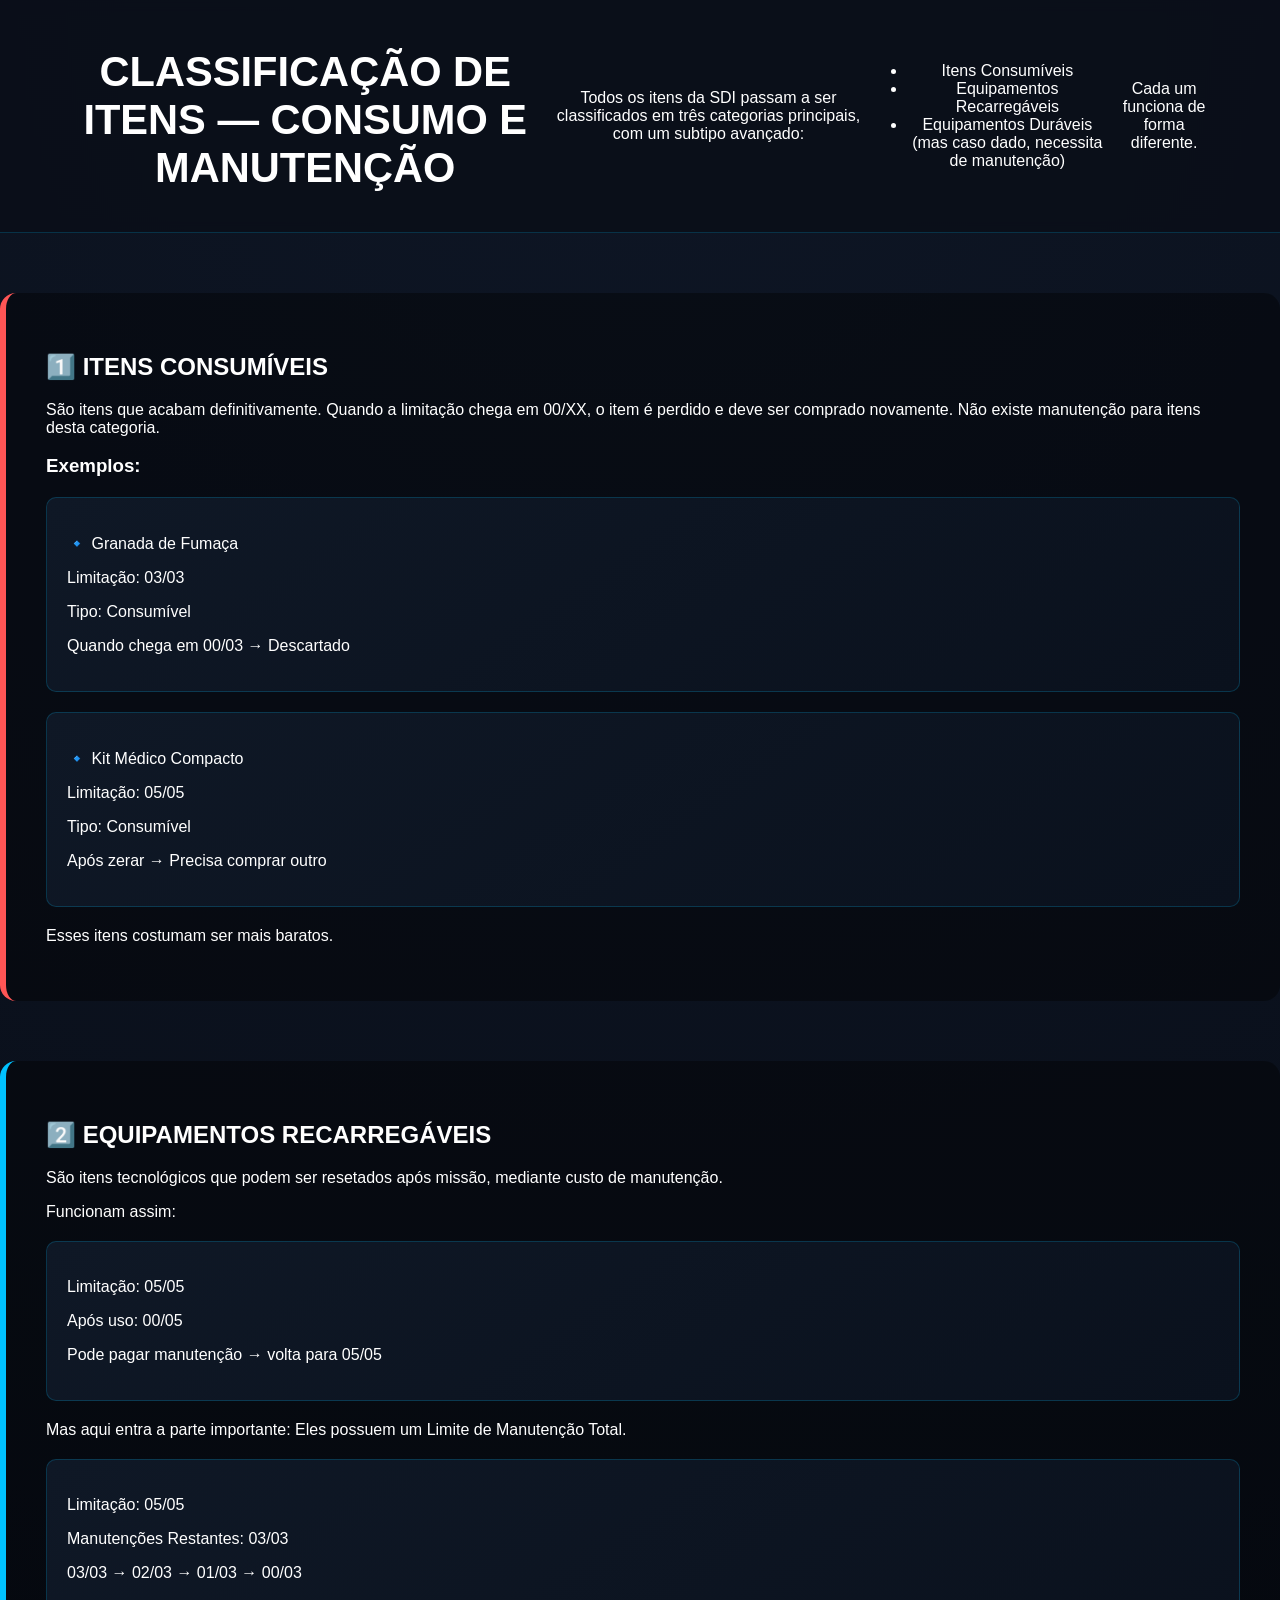
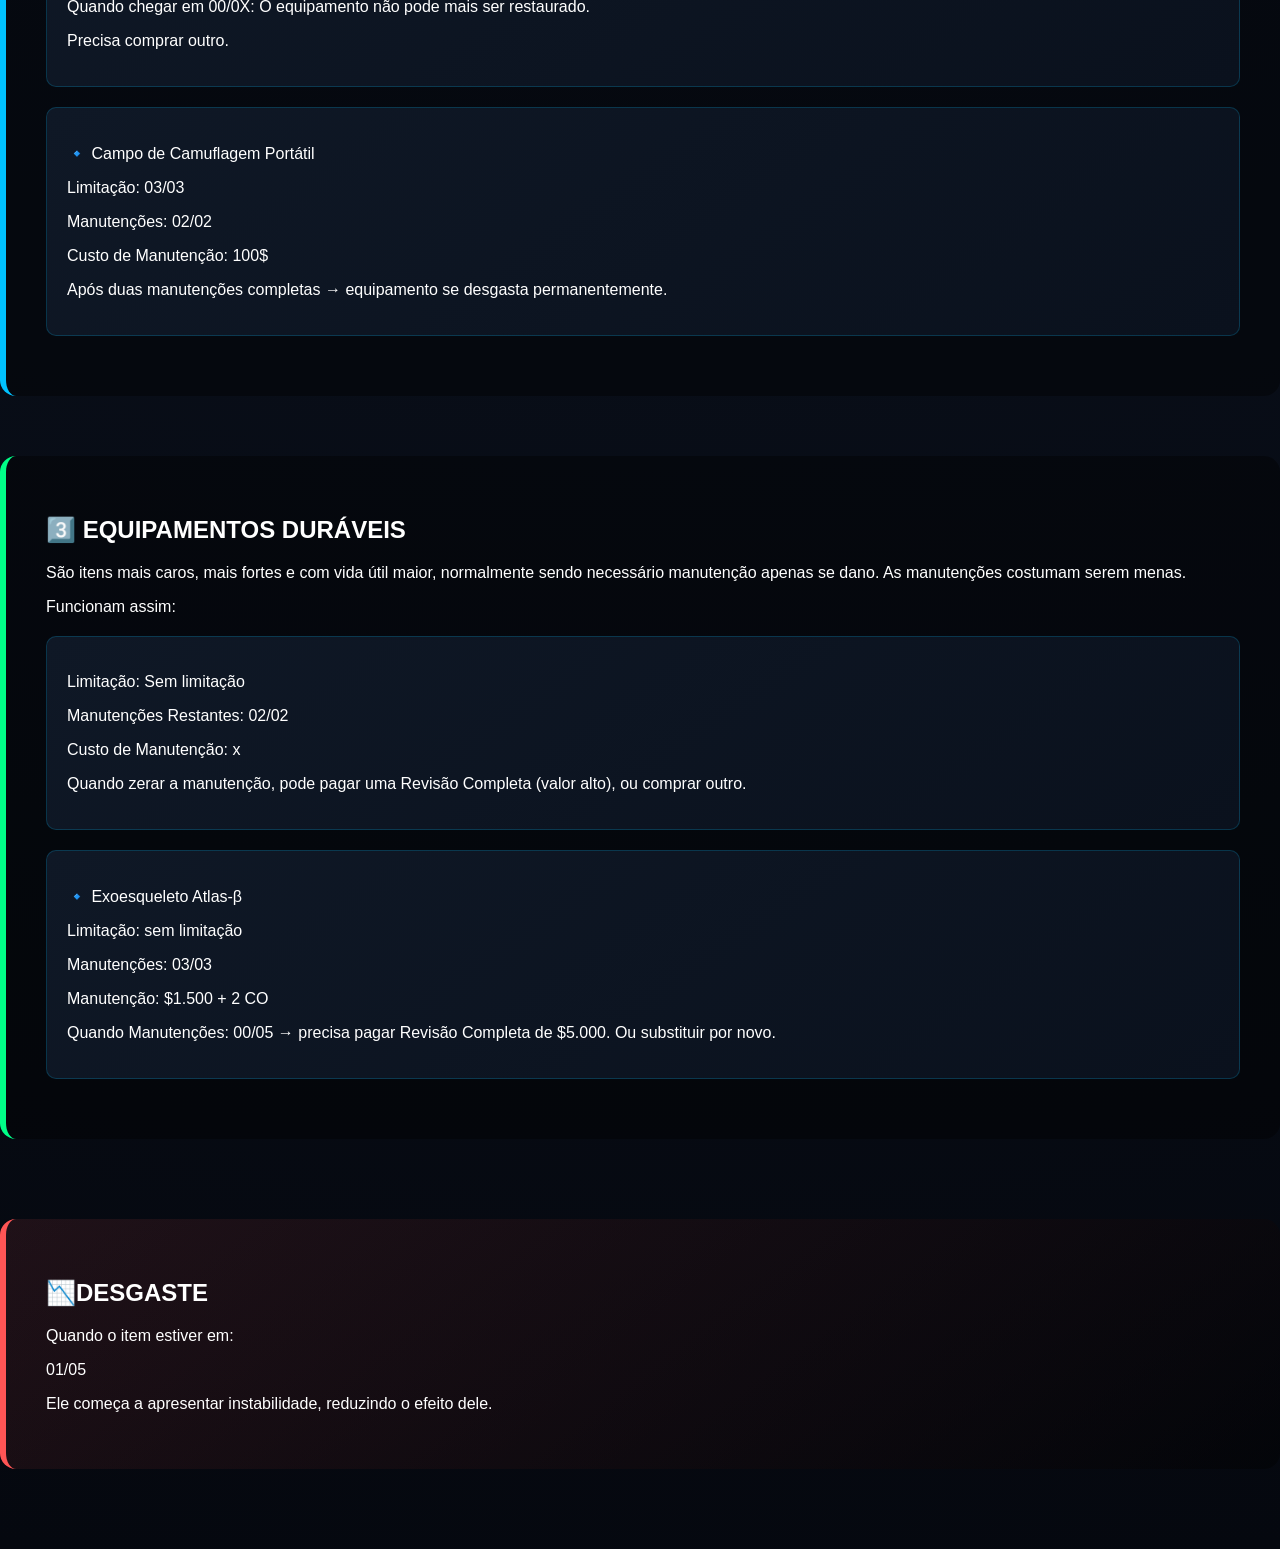
<file: classificacao-itens.html>
<!DOCTYPE html>
<html lang="pt-BR">
<head>
    <meta charset="UTF-8">
    <title>Classificação de Itens - SDI</title>
    <link rel="stylesheet" href="style.css">
</head>

<body class="pagina-classificacao">

<div class="container">

<header class="topo-classificacao">
    <h1>CLASSIFICAÇÃO DE ITENS — CONSUMO E MANUTENÇÃO</h1>
    <p>
        Todos os itens da SDI passam a ser classificados em três categorias principais, com um subtipo avançado:
    </p>

    <ul>
        <li>Itens Consumíveis</li>
        <li>Equipamentos Recarregáveis</li>
        <li>Equipamentos Duráveis (mas caso dado, necessita de manutenção)</li>
    </ul>

    <p>Cada um funciona de forma diferente.</p>
</header>

<!-- CONSUMÍVEIS -->
<section class="categoria-item consumivel">
    <h2>1️⃣ ITENS CONSUMÍVEIS</h2>

    <p>
        São itens que acabam definitivamente. Quando a limitação chega em 00/XX, o item é perdido e deve ser comprado novamente. Não existe manutenção para itens desta categoria.
    </p>

    <h3>Exemplos:</h3>

    <div class="exemplo-box">
        <p>🔹 Granada de Fumaça</p>
        <p>Limitação: 03/03</p>
        <p>Tipo: Consumível</p>
        <p>Quando chega em 00/03 → Descartado</p>
    </div>

    <div class="exemplo-box">
        <p>🔹 Kit Médico Compacto</p>
        <p>Limitação: 05/05</p>
        <p>Tipo: Consumível</p>
        <p>Após zerar → Precisa comprar outro</p>
    </div>

    <p>Esses itens costumam ser mais baratos.</p>
</section>

<!-- RECARREGÁVEIS -->
<section class="categoria-item recarregavel">
    <h2>2️⃣ EQUIPAMENTOS RECARREGÁVEIS</h2>

    <p>
        São itens tecnológicos que podem ser resetados após missão, mediante custo de manutenção.
    </p>

    <p>Funcionam assim:</p>

    <div class="fluxo-box">
        <p>Limitação: 05/05</p>
        <p>Após uso: 00/05</p>
        <p>Pode pagar manutenção → volta para 05/05</p>
    </div>

    <p>Mas aqui entra a parte importante: Eles possuem um Limite de Manutenção Total.</p>

    <div class="fluxo-box">
        <p>Limitação: 05/05</p>
        <p>Manutenções Restantes: 03/03</p>
        <p>03/03 → 02/03 → 01/03 → 00/03</p>
        <p>Quando chegar em 00/0X: O equipamento não pode mais ser restaurado.</p>
        <p>Precisa comprar outro.</p>
    </div>

    <div class="exemplo-box">
        <p>🔹 Campo de Camuflagem Portátil</p>
        <p>Limitação: 03/03</p>
        <p>Manutenções: 02/02</p>
        <p>Custo de Manutenção: 100$</p>
        <p>Após duas manutenções completas → equipamento se desgasta permanentemente.</p>
    </div>
</section>

<!-- DURÁVEIS -->
<section class="categoria-item duravel">
    <h2>3️⃣ EQUIPAMENTOS DURÁVEIS</h2>

    <p>
        São itens mais caros, mais fortes e com vida útil maior, normalmente sendo necessário manutenção apenas se dano. As manutenções costumam serem menas.
    </p>

    <p>Funcionam assim:</p>

    <div class="fluxo-box">
        <p>Limitação: Sem limitação</p>
        <p>Manutenções Restantes: 02/02</p>
        <p>Custo de Manutenção: x</p>
        <p>Quando zerar a manutenção, pode pagar uma Revisão Completa (valor alto), ou comprar outro.</p>
    </div>

    <div class="exemplo-box">
        <p>🔹 Exoesqueleto Atlas-β</p>
        <p>Limitação: sem limitação</p>
        <p>Manutenções: 03/03</p>
        <p>Manutenção: $1.500 + 2 CO</p>
        <p>Quando Manutenções: 00/05 → precisa pagar Revisão Completa de $5.000. Ou substituir por novo.</p>
    </div>
</section>

<!-- DESGASTE -->
<section class="desgaste-box">
    <h2>📉DESGASTE</h2>
    <p>Quando o item estiver em:</p>
    <p>01/05</p>
    <p>Ele começa a apresentar instabilidade, reduzindo o efeito dele.</p>
</section>

</div>
</body>
</html>
</file>
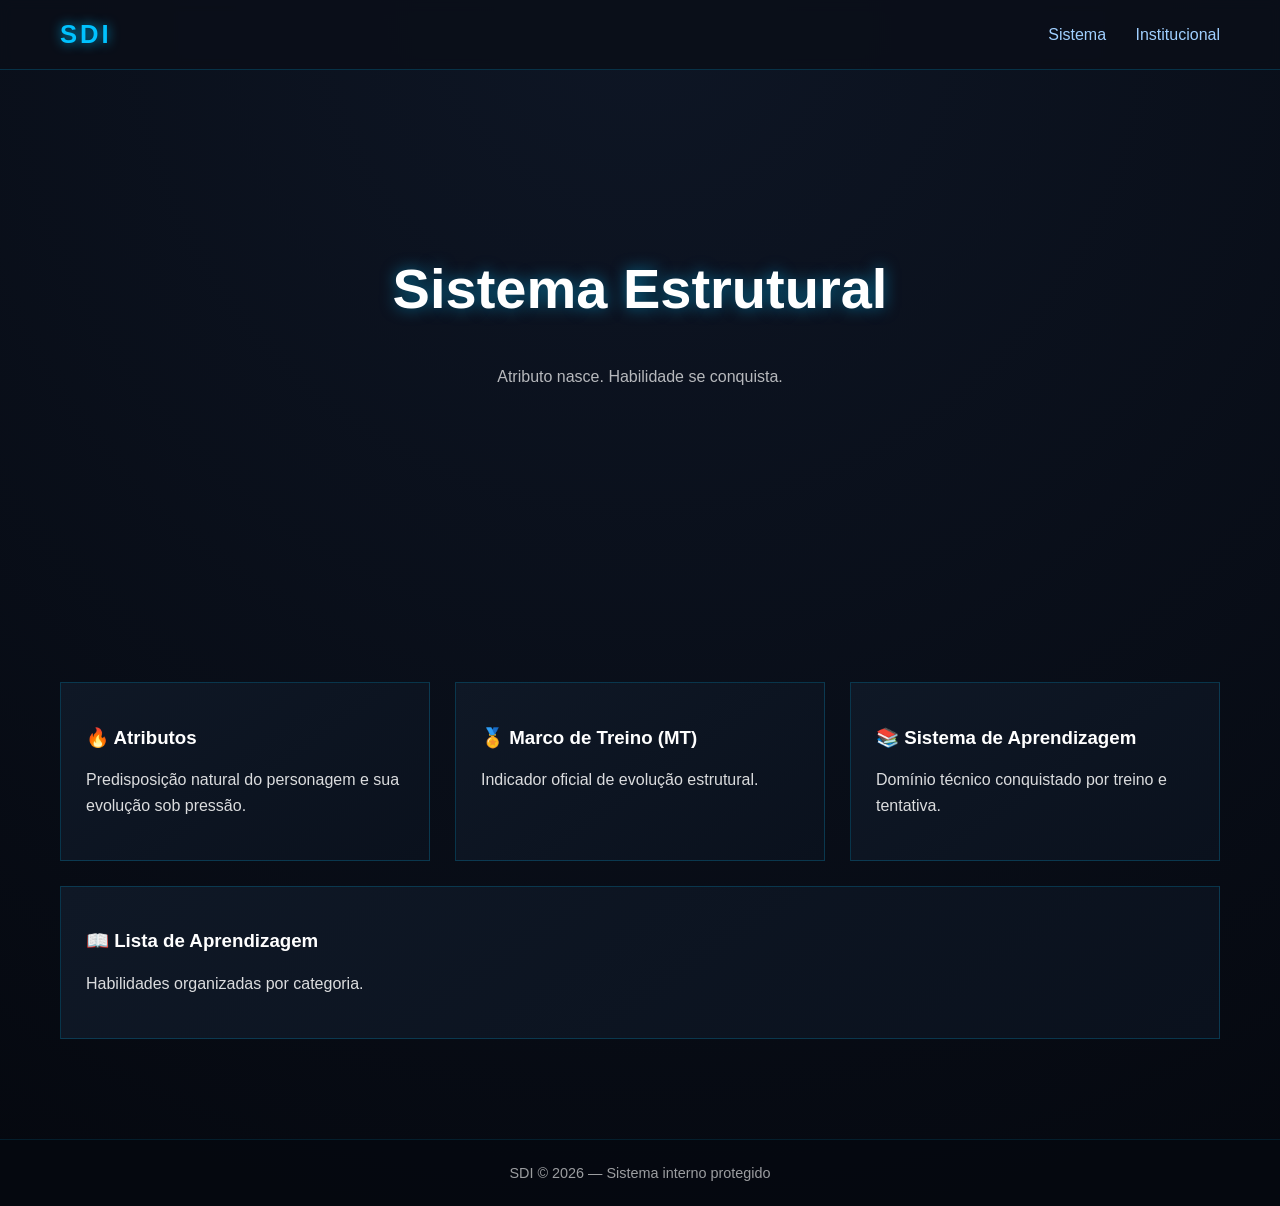
<file: estrutura.html>
<!DOCTYPE html>
<html lang="pt-BR">
<head>
    <meta charset="UTF-8">
    <title>SDI – Sistema Estrutural</title>
    <link rel="stylesheet" href="style.css">
</head>
<body>

<header>
    <div class="logo">SDI</div>
    <nav>
        <a href="sistema.html">Sistema</a>
        <a href="index.html">Institucional</a>
    </nav>
</header>

<section class="hero">
    <h1>Sistema Estrutural</h1>
    <p>Atributo nasce. Habilidade se conquista.</p>
</section>

<section class="section">
    <div class="cards">

        <div class="card" onclick="location.href='atributos.html'" style="cursor:pointer;">
            <h3>🔥 Atributos</h3>
            <p>Predisposição natural do personagem e sua evolução sob pressão.</p>
        </div>

        <div class="card" onclick="location.href='marco-treino.html'" style="cursor:pointer;">
            <h3>🏅 Marco de Treino (MT)</h3>
            <p>Indicador oficial de evolução estrutural.</p>
        </div>

        <div class="card" onclick="location.href='aprendizagem.html'" style="cursor:pointer;">
            <h3>📚 Sistema de Aprendizagem</h3>
            <p>Domínio técnico conquistado por treino e tentativa.</p>
        </div>

        <div class="card" onclick="location.href='lista-aprendizagem.html'" style="cursor:pointer;">
            <h3>📖 Lista de Aprendizagem</h3>
            <p>Habilidades organizadas por categoria.</p>
        </div>

    </div>
</section>

<footer>
    SDI © 2026 — Sistema interno protegido
</footer>

</body>
</html>
</file>
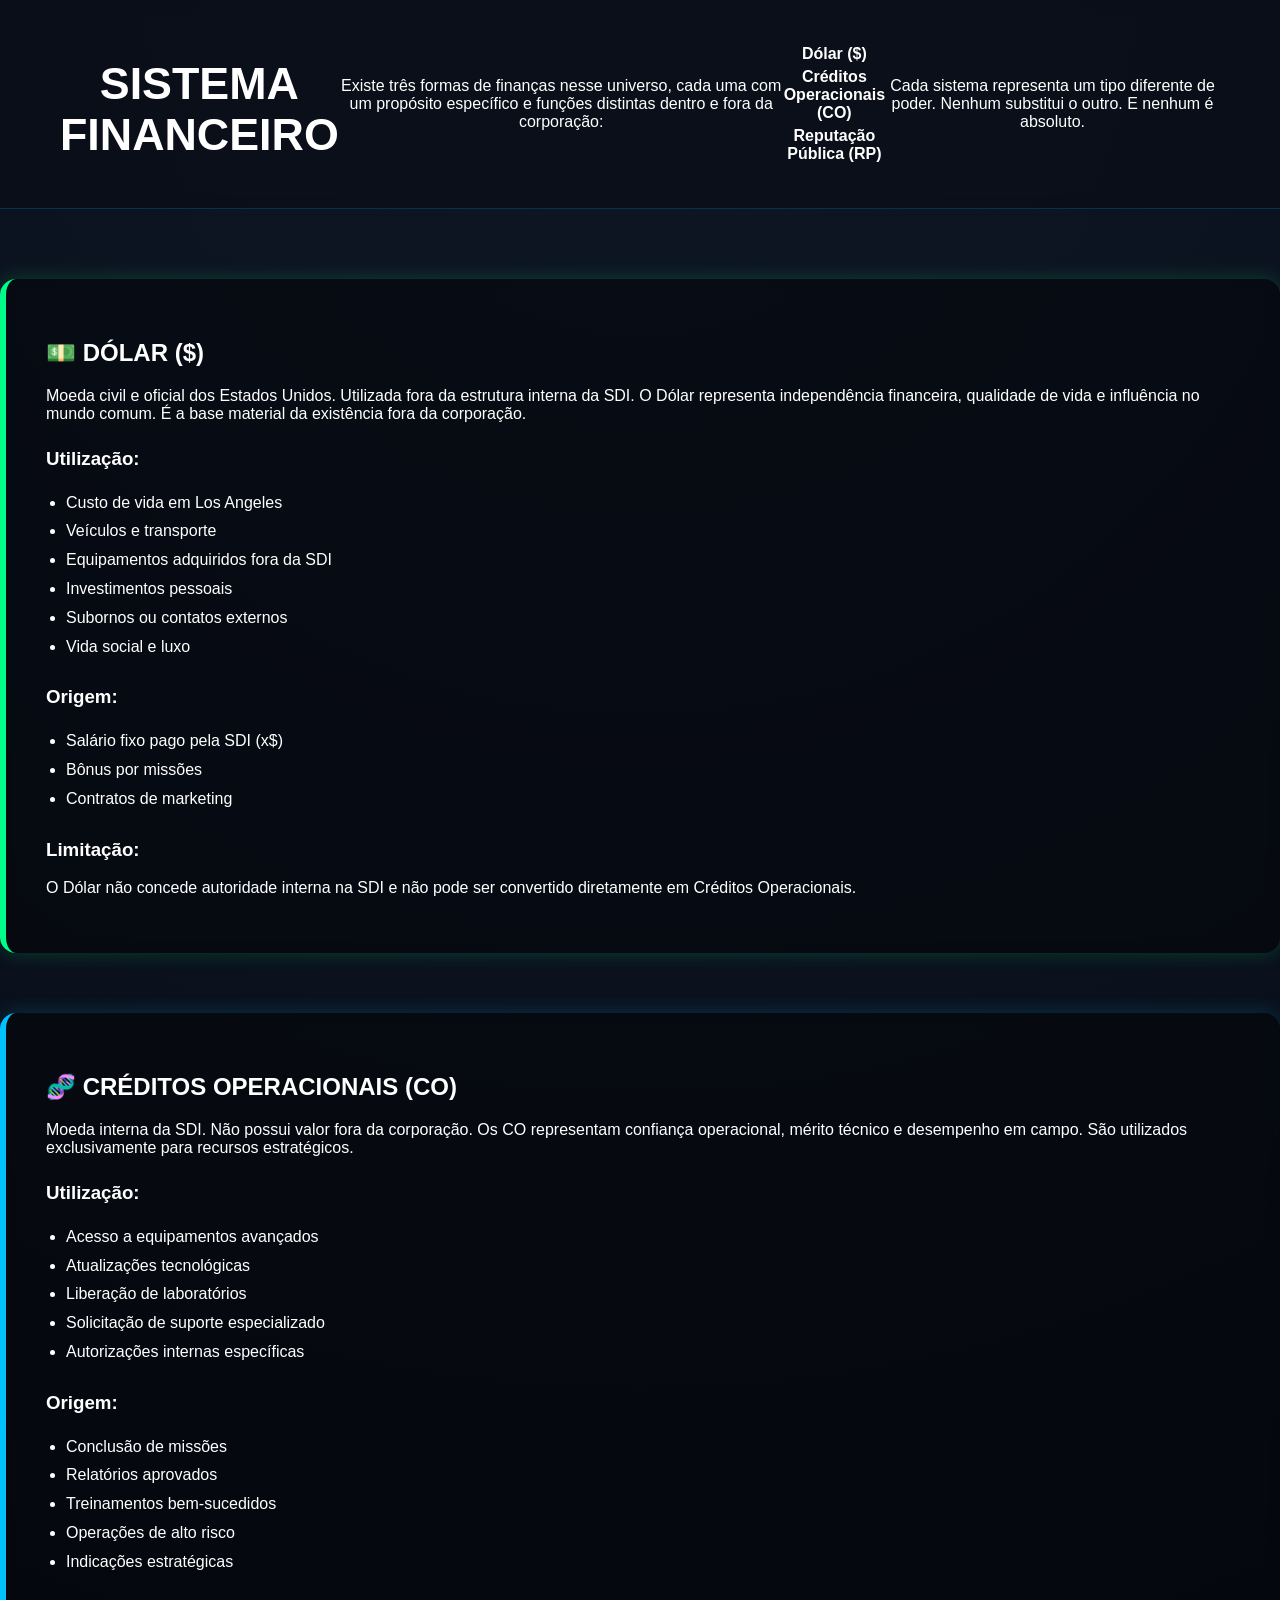
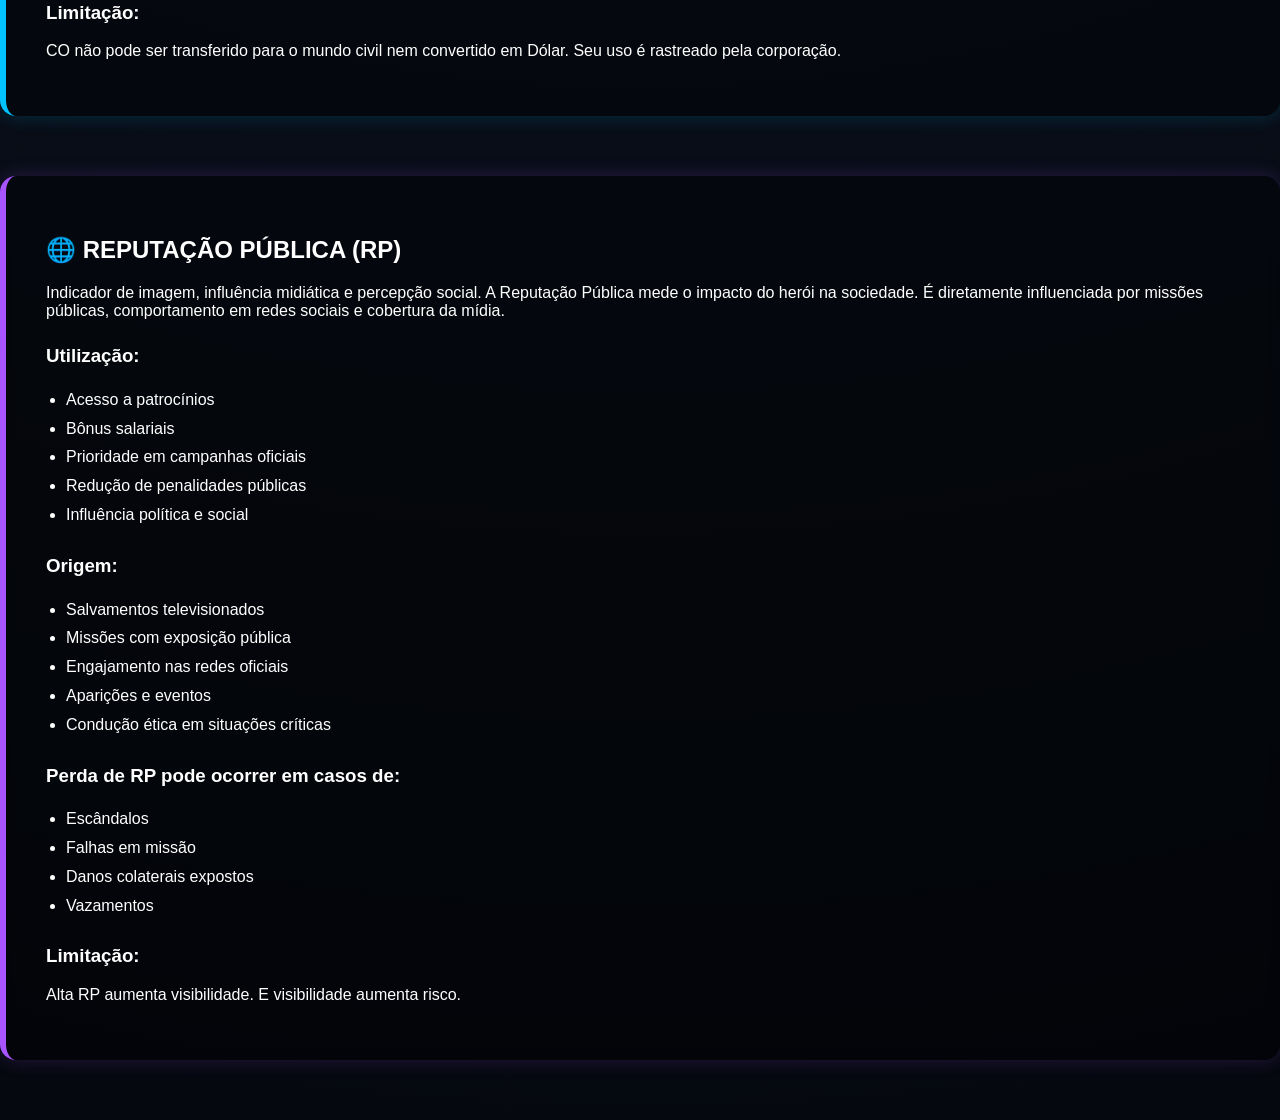
<file: financeiro.html>
<!DOCTYPE html>
<html lang="pt-BR">
<head>
    <meta charset="UTF-8">
    <title>Sistema Financeiro - SDI</title>
    <link rel="stylesheet" href="style.css">
</head>

<body class="pagina-financeiro">

    <div class="container">

        <header class="topo-financeiro">
            <h1>SISTEMA FINANCEIRO</h1>
            <p class="intro">
                Existe três formas de finanças nesse universo, cada uma com um propósito específico e funções distintas dentro e fora da corporação:
            </p>
            <ul class="resumo-moedas">
                <li>Dólar ($)</li>
                <li>Créditos Operacionais (CO)</li>
                <li>Reputação Pública (RP)</li>
            </ul>
            <p class="frase-base">
                Cada sistema representa um tipo diferente de poder. Nenhum substitui o outro. E nenhum é absoluto.
            </p>
        </header>

        <!-- DÓLAR -->
        <section class="financeiro-card dolar">
            <h2>💵 DÓLAR ($)</h2>

            <p>
                Moeda civil e oficial dos Estados Unidos. Utilizada fora da estrutura interna da SDI. O Dólar representa independência financeira, qualidade de vida e influência no mundo comum. É a base material da existência fora da corporação.
            </p>

            <h3>Utilização:</h3>
            <ul>
                <li>Custo de vida em Los Angeles</li>
                <li>Veículos e transporte</li>
                <li>Equipamentos adquiridos fora da SDI</li>
                <li>Investimentos pessoais</li>
                <li>Subornos ou contatos externos</li>
                <li>Vida social e luxo</li>
            </ul>

            <h3>Origem:</h3>
            <ul>
                <li>Salário fixo pago pela SDI (x$)</li>
                <li>Bônus por missões</li>
                <li>Contratos de marketing</li>
            </ul>

            <h3>Limitação:</h3>
            <p>
                O Dólar não concede autoridade interna na SDI e não pode ser convertido diretamente em Créditos Operacionais.
            </p>
        </section>

        <!-- CO -->
        <section class="financeiro-card co">
            <h2>🧬 CRÉDITOS OPERACIONAIS (CO)</h2>

            <p>
                Moeda interna da SDI. Não possui valor fora da corporação. Os CO representam confiança operacional, mérito técnico e desempenho em campo. São utilizados exclusivamente para recursos estratégicos.
            </p>

            <h3>Utilização:</h3>
            <ul>
                <li>Acesso a equipamentos avançados</li>
                <li>Atualizações tecnológicas</li>
                <li>Liberação de laboratórios</li>
                <li>Solicitação de suporte especializado</li>
                <li>Autorizações internas específicas</li>
            </ul>

            <h3>Origem:</h3>
            <ul>
                <li>Conclusão de missões</li>
                <li>Relatórios aprovados</li>
                <li>Treinamentos bem-sucedidos</li>
                <li>Operações de alto risco</li>
                <li>Indicações estratégicas</li>
            </ul>

            <h3>Limitação:</h3>
            <p>
                CO não pode ser transferido para o mundo civil nem convertido em Dólar. Seu uso é rastreado pela corporação.
            </p>
        </section>

        <!-- RP -->
        <section class="financeiro-card rp">
            <h2>🌐 REPUTAÇÃO PÚBLICA (RP)</h2>

            <p>
                Indicador de imagem, influência midiática e percepção social. A Reputação Pública mede o impacto do herói na sociedade. É diretamente influenciada por missões públicas, comportamento em redes sociais e cobertura da mídia.
            </p>

            <h3>Utilização:</h3>
            <ul>
                <li>Acesso a patrocínios</li>
                <li>Bônus salariais</li>
                <li>Prioridade em campanhas oficiais</li>
                <li>Redução de penalidades públicas</li>
                <li>Influência política e social</li>
            </ul>

            <h3>Origem:</h3>
            <ul>
                <li>Salvamentos televisionados</li>
                <li>Missões com exposição pública</li>
                <li>Engajamento nas redes oficiais</li>
                <li>Aparições e eventos</li>
                <li>Condução ética em situações críticas</li>
            </ul>

            <h3>Perda de RP pode ocorrer em casos de:</h3>
            <ul>
                <li>Escândalos</li>
                <li>Falhas em missão</li>
                <li>Danos colaterais expostos</li>
                <li>Vazamentos</li>
            </ul>

            <h3>Limitação:</h3>
            <p>
                Alta RP aumenta visibilidade. E visibilidade aumenta risco.
            </p>
        </section>

    </div>

</body>
</html>
</file>
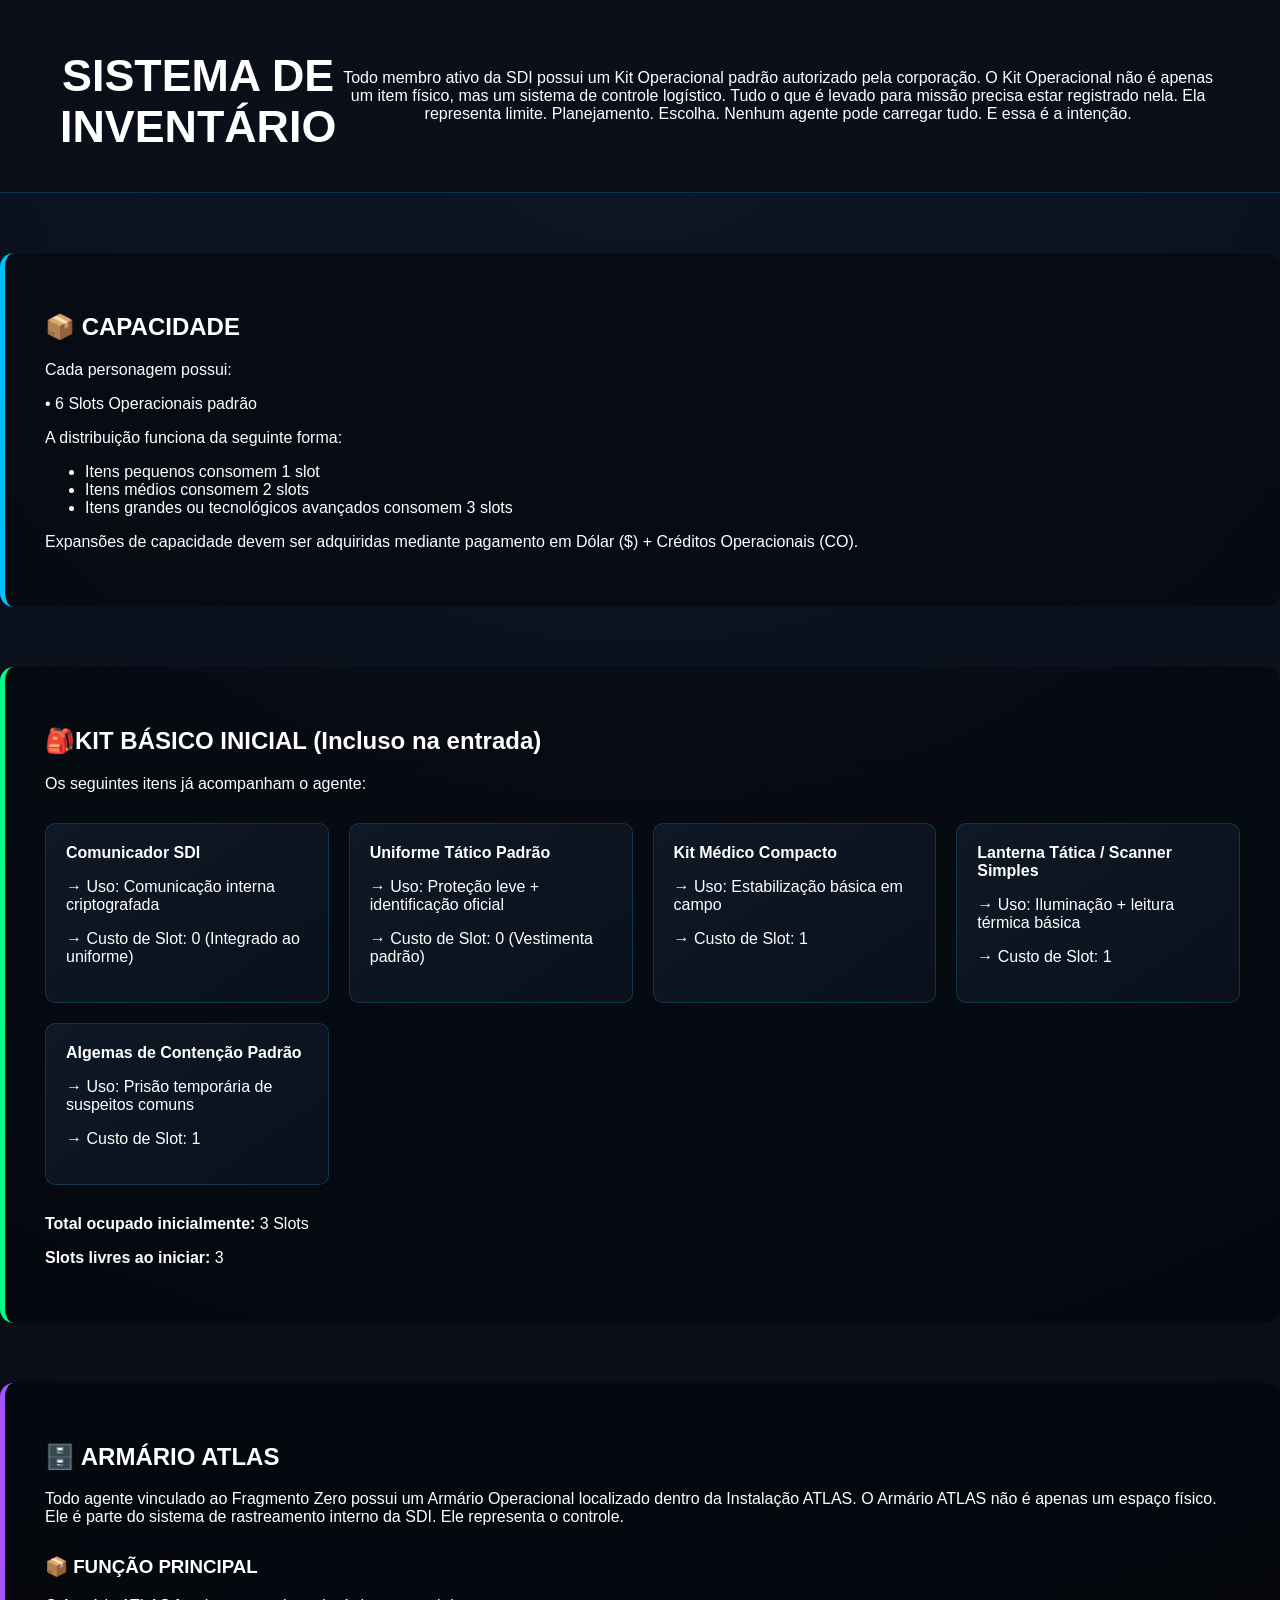
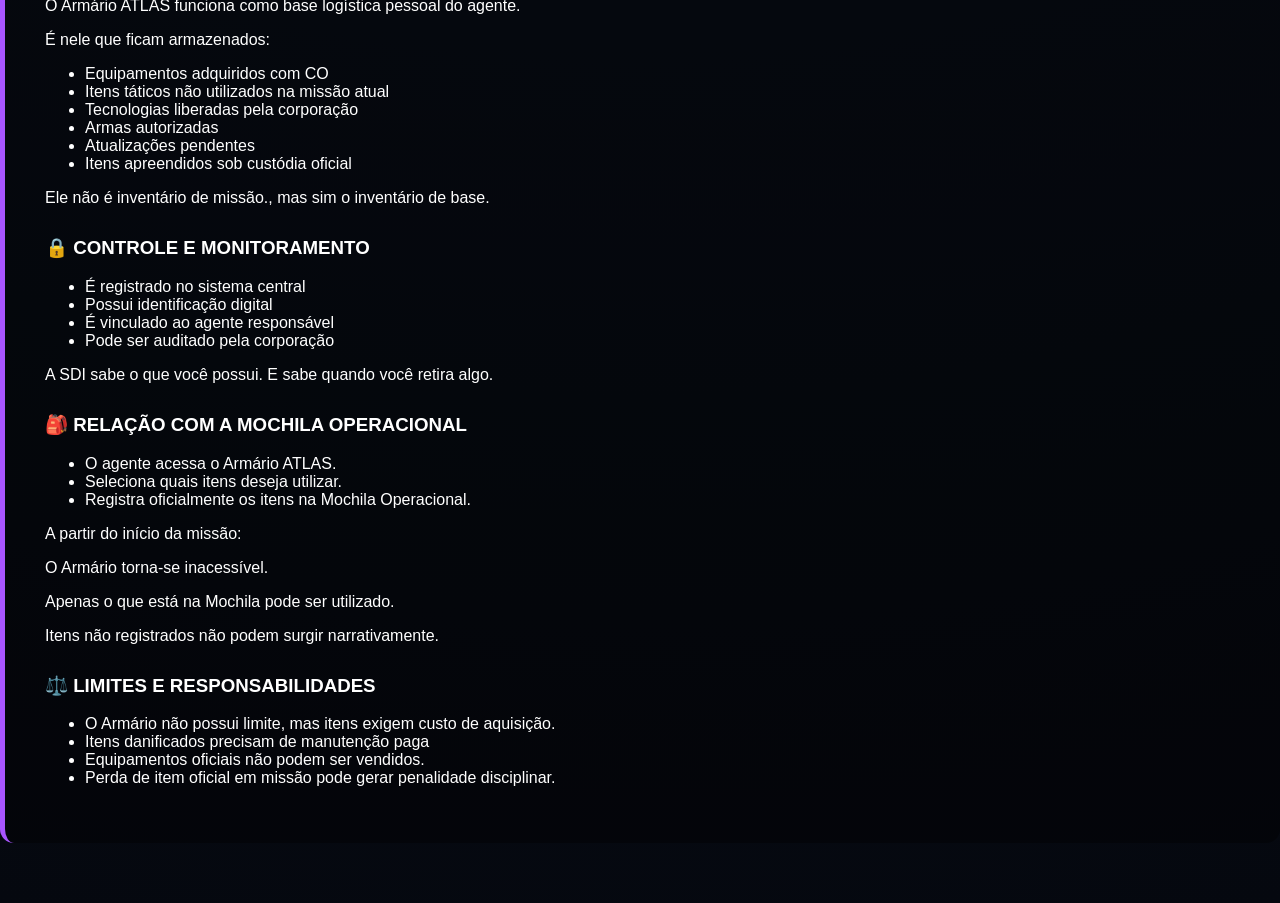
<file: inventario.html>
<!DOCTYPE html>
<html lang="pt-BR">
<head>
    <meta charset="UTF-8">
    <title>Sistema de Inventário - SDI</title>
    <link rel="stylesheet" href="style.css">
</head>

<body class="pagina-inventario">

<div class="container">

<header class="topo-inventario">
    <h1>SISTEMA DE INVENTÁRIO</h1>
    <p>
        Todo membro ativo da SDI possui um Kit Operacional padrão autorizado pela corporação. O Kit Operacional não é apenas um item físico, mas um sistema de controle logístico. Tudo o que é levado para missão precisa estar registrado nela. Ela representa limite. Planejamento. Escolha. Nenhum agente pode carregar tudo. E essa é a intenção.
    </p>
</header>

<section class="bloco-inventario">
    <h2>📦 CAPACIDADE</h2>

    <p>Cada personagem possui:</p>
    <p>• 6 Slots Operacionais padrão</p>

    <p>A distribuição funciona da seguinte forma:</p>

    <ul>
        <li>Itens pequenos consomem 1 slot</li>
        <li>Itens médios consomem 2 slots</li>
        <li>Itens grandes ou tecnológicos avançados consomem 3 slots</li>
    </ul>

    <p>Expansões de capacidade devem ser adquiridas mediante pagamento em Dólar ($) + Créditos Operacionais (CO).</p>
</section>

<section class="bloco-inventario destaque-kit">
    <h2>🎒KIT BÁSICO INICIAL (Incluso na entrada)</h2>

    <p>Os seguintes itens já acompanham o agente:</p>

    <div class="kit-grid">

        <div class="item-kit">
            <strong>Comunicador SDI</strong>
            <p>→ Uso: Comunicação interna criptografada</p>
            <p>→ Custo de Slot: 0 (Integrado ao uniforme)</p>
        </div>

        <div class="item-kit">
            <strong>Uniforme Tático Padrão</strong>
            <p>→ Uso: Proteção leve + identificação oficial</p>
            <p>→ Custo de Slot: 0 (Vestimenta padrão)</p>
        </div>

        <div class="item-kit">
            <strong>Kit Médico Compacto</strong>
            <p>→ Uso: Estabilização básica em campo</p>
            <p>→ Custo de Slot: 1</p>
        </div>

        <div class="item-kit">
            <strong>Lanterna Tática / Scanner Simples</strong>
            <p>→ Uso: Iluminação + leitura térmica básica</p>
            <p>→ Custo de Slot: 1</p>
        </div>

        <div class="item-kit">
            <strong>Algemas de Contenção Padrão</strong>
            <p>→ Uso: Prisão temporária de suspeitos comuns</p>
            <p>→ Custo de Slot: 1</p>
        </div>

    </div>

    <p><strong>Total ocupado inicialmente:</strong> 3 Slots</p>
    <p><strong>Slots livres ao iniciar:</strong> 3</p>
</section>

<section class="bloco-inventario atlas">
    <h2>🗄️ ARMÁRIO ATLAS</h2>

    <p>
        Todo agente vinculado ao Fragmento Zero possui um Armário Operacional localizado dentro da Instalação ATLAS. O Armário ATLAS não é apenas um espaço físico. Ele é parte do sistema de rastreamento interno da SDI. Ele representa o controle.
    </p>

    <h3>📦 FUNÇÃO PRINCIPAL</h3>

    <p>O Armário ATLAS funciona como base logística pessoal do agente.</p>

    <p>É nele que ficam armazenados:</p>

    <ul>
        <li>Equipamentos adquiridos com CO</li>
        <li>Itens táticos não utilizados na missão atual</li>
        <li>Tecnologias liberadas pela corporação</li>
        <li>Armas autorizadas</li>
        <li>Atualizações pendentes</li>
        <li>Itens apreendidos sob custódia oficial</li>
    </ul>

    <p>Ele não é inventário de missão., mas sim o inventário de base.</p>

    <h3>🔒 CONTROLE E MONITORAMENTO</h3>

    <ul>
        <li>É registrado no sistema central</li>
        <li>Possui identificação digital</li>
        <li>É vinculado ao agente responsável</li>
        <li>Pode ser auditado pela corporação</li>
    </ul>

    <p>A SDI sabe o que você possui. E sabe quando você retira algo.</p>

    <h3>🎒 RELAÇÃO COM A MOCHILA OPERACIONAL</h3>

    <ul>
        <li>O agente acessa o Armário ATLAS.</li>
        <li>Seleciona quais itens deseja utilizar.</li>
        <li>Registra oficialmente os itens na Mochila Operacional.</li>
    </ul>

    <p>A partir do início da missão:</p>
    <p>O Armário torna-se inacessível.</p>
    <p>Apenas o que está na Mochila pode ser utilizado.</p>
    <p>Itens não registrados não podem surgir narrativamente.</p>

    <h3>⚖️ LIMITES E RESPONSABILIDADES</h3>

    <ul>
        <li>O Armário não possui limite, mas itens exigem custo de aquisição.</li>
        <li>Itens danificados precisam de manutenção paga</li>
        <li>Equipamentos oficiais não podem ser vendidos.</li>
        <li>Perda de item oficial em missão pode gerar penalidade disciplinar.</li>
    </ul>

</section>

</div>
</body>
</html>
</file>
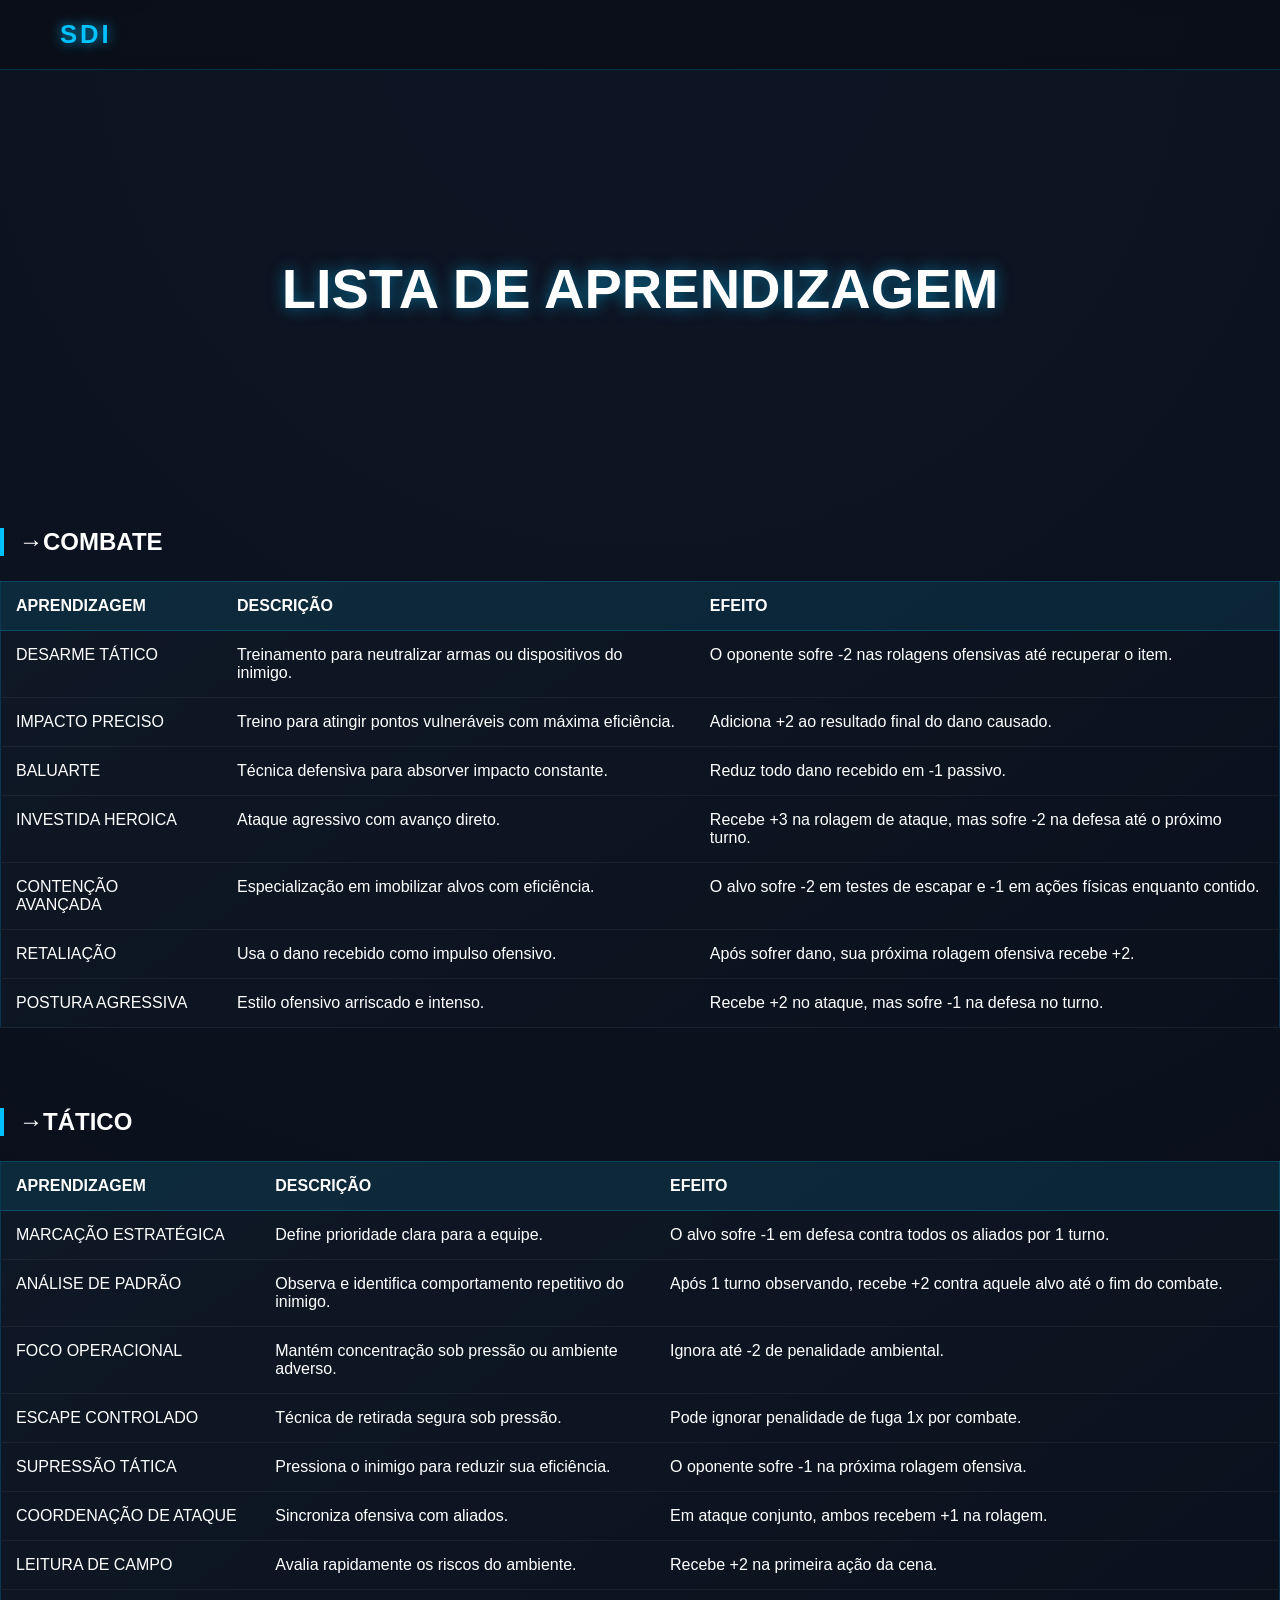
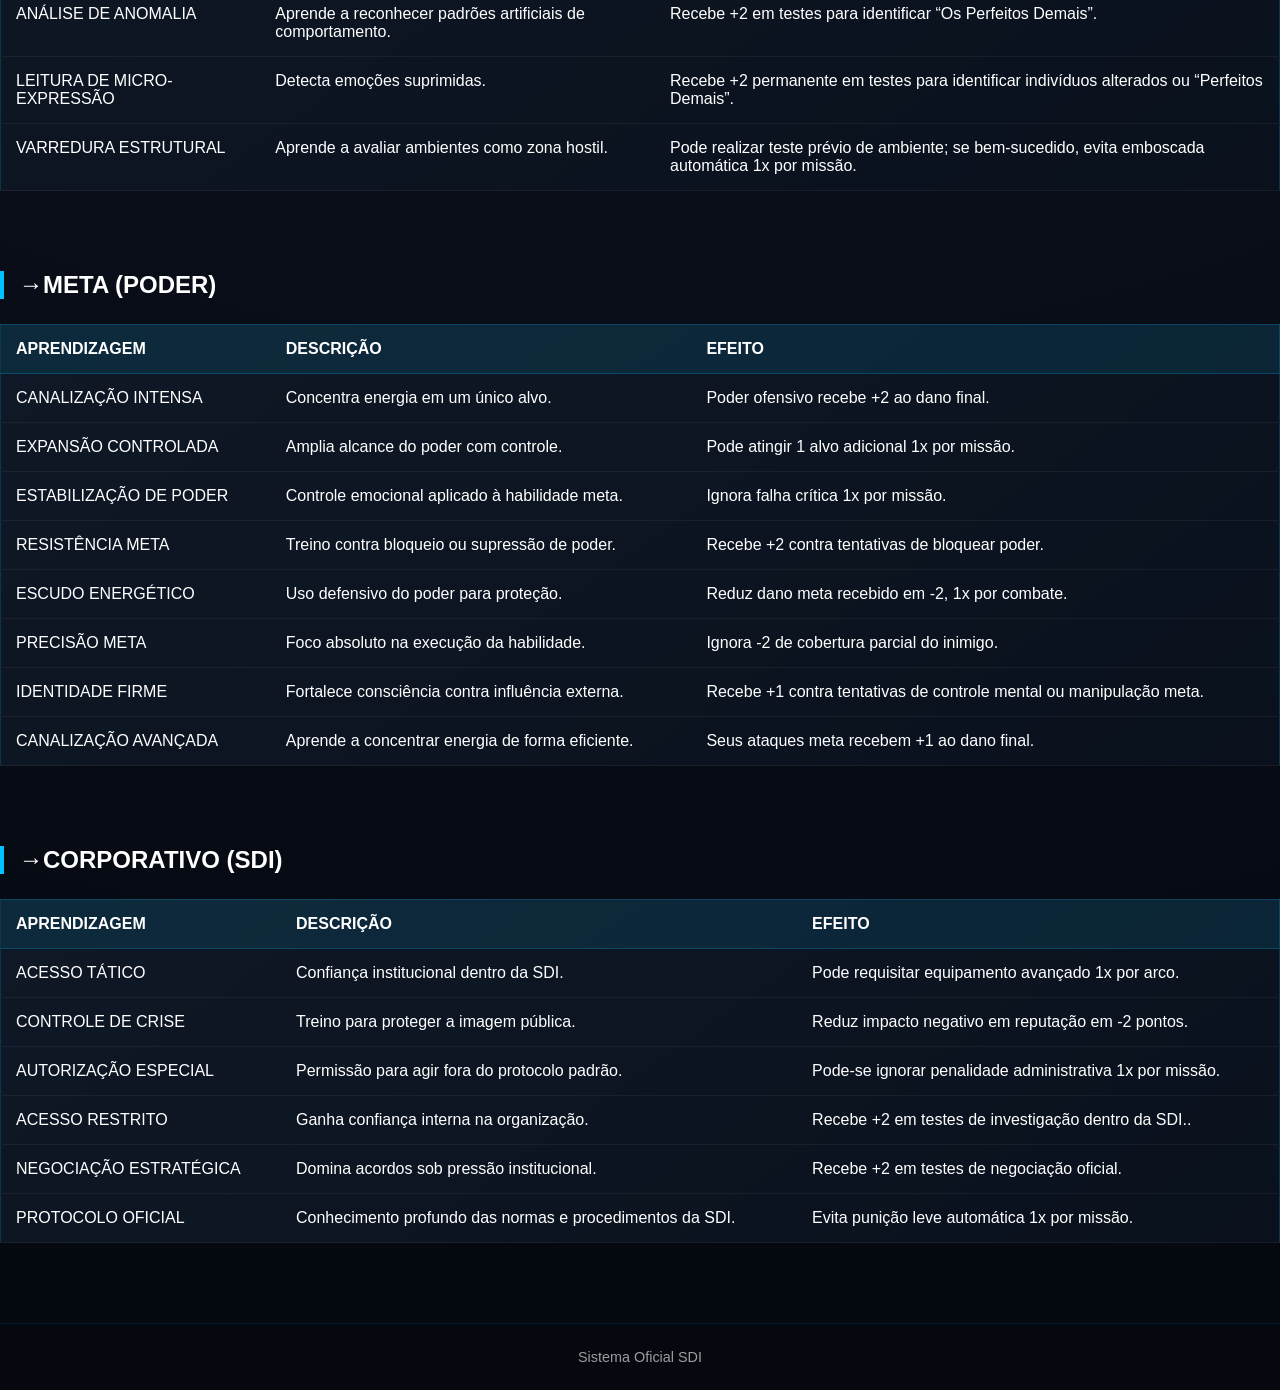
<file: lista-aprendizagem.html>
<!DOCTYPE html>
<html lang="pt-BR">
<head>
    <meta charset="UTF-8">
    <title>Lista de Aprendizagem - SDI</title>
<link rel="stylesheet" href="style.css">
</head>

<body class="pagina-lista">

<header>
    <div class="logo">SDI</div>
</header>

<section class="hero">
    <h1>LISTA DE APRENDIZAGEM</h1>
</section>

<section class="lista-container">

    <!-- COMBATE -->
    <div class="categoria">
        <h2>→COMBATE</h2>

        <table>
            <tr>
                <th>APRENDIZAGEM</th>
                <th>DESCRIÇÃO</th>
                <th>EFEITO</th>
            </tr>
            <tr><td>DESARME TÁTICO</td><td>Treinamento para neutralizar armas ou dispositivos do inimigo.</td><td>O oponente sofre -2 nas rolagens ofensivas até recuperar o item.</td></tr>
            <tr><td>IMPACTO PRECISO</td><td>Treino para atingir pontos vulneráveis com máxima eficiência.</td><td>Adiciona +2 ao resultado final do dano causado.</td></tr>
            <tr><td>BALUARTE</td><td>Técnica defensiva para absorver impacto constante.</td><td>Reduz todo dano recebido em -1 passivo.</td></tr>
            <tr><td>INVESTIDA HEROICA</td><td>Ataque agressivo com avanço direto.</td><td>Recebe +3 na rolagem de ataque, mas sofre -2 na defesa até o próximo turno.</td></tr>
            <tr><td>CONTENÇÃO AVANÇADA</td><td>Especialização em imobilizar alvos com eficiência.</td><td>O alvo sofre -2 em testes de escapar e -1 em ações físicas enquanto contido.</td></tr>
            <tr><td>RETALIAÇÃO</td><td>Usa o dano recebido como impulso ofensivo.</td><td>Após sofrer dano, sua próxima rolagem ofensiva recebe +2.</td></tr>
            <tr><td>POSTURA AGRESSIVA</td><td>Estilo ofensivo arriscado e intenso.</td><td>Recebe +2 no ataque, mas sofre -1 na defesa no turno.</td></tr>
        </table>
    </div>

    <!-- TÁTICO -->
    <div class="categoria">
        <h2>→TÁTICO</h2>

        <table>
            <tr>
                <th>APRENDIZAGEM</th>
                <th>DESCRIÇÃO</th>
                <th>EFEITO</th>
            </tr>
            <tr><td>MARCAÇÃO ESTRATÉGICA</td><td>Define prioridade clara para a equipe.</td><td>O alvo sofre -1 em defesa contra todos os aliados por 1 turno.</td></tr>
            <tr><td>ANÁLISE DE PADRÃO</td><td>Observa e identifica comportamento repetitivo do inimigo.</td><td>Após 1 turno observando, recebe +2 contra aquele alvo até o fim do combate.</td></tr>
            <tr><td>FOCO OPERACIONAL</td><td>Mantém concentração sob pressão ou ambiente adverso.</td><td>Ignora até -2 de penalidade ambiental.</td></tr>
            <tr><td>ESCAPE CONTROLADO</td><td>Técnica de retirada segura sob pressão.</td><td>Pode ignorar penalidade de fuga 1x por combate.</td></tr>
            <tr><td>SUPRESSÃO TÁTICA</td><td>Pressiona o inimigo para reduzir sua eficiência.</td><td>O oponente sofre -1 na próxima rolagem ofensiva.</td></tr>
            <tr><td>COORDENAÇÃO DE ATAQUE</td><td>Sincroniza ofensiva com aliados.</td><td>Em ataque conjunto, ambos recebem +1 na rolagem.</td></tr>
            <tr><td>LEITURA DE CAMPO</td><td>Avalia rapidamente os riscos do ambiente.</td><td>Recebe +2 na primeira ação da cena.</td></tr>
            <tr><td>ANÁLISE DE ANOMALIA</td><td>Aprende a reconhecer padrões artificiais de comportamento.</td><td>Recebe +2 em testes para identificar “Os Perfeitos Demais”.</td></tr>
            <tr><td>LEITURA DE MICRO-EXPRESSÃO</td><td>Detecta emoções suprimidas.</td><td>Recebe +2 permanente em testes para identificar indivíduos alterados ou “Perfeitos Demais”.</td></tr>
            <tr><td>VARREDURA ESTRUTURAL</td><td>Aprende a avaliar ambientes como zona hostil.</td><td>Pode realizar teste prévio de ambiente; se bem-sucedido, evita emboscada automática 1x por missão.</td></tr>
        </table>
    </div>

    <!-- META -->
    <div class="categoria">
        <h2>→META (PODER)</h2>

        <table>
            <tr>
                <th>APRENDIZAGEM</th>
                <th>DESCRIÇÃO</th>
                <th>EFEITO</th>
            </tr>
            <tr><td>CANALIZAÇÃO INTENSA</td><td>Concentra energia em um único alvo.</td><td>Poder ofensivo recebe +2 ao dano final.</td></tr>
            <tr><td>EXPANSÃO CONTROLADA</td><td>Amplia alcance do poder com controle.</td><td>Pode atingir 1 alvo adicional 1x por missão.</td></tr>
            <tr><td>ESTABILIZAÇÃO DE PODER</td><td>Controle emocional aplicado à habilidade meta.</td><td>Ignora falha crítica 1x por missão.</td></tr>
            <tr><td>RESISTÊNCIA META</td><td>Treino contra bloqueio ou supressão de poder.</td><td>Recebe +2 contra tentativas de bloquear poder.</td></tr>
            <tr><td>ESCUDO ENERGÉTICO</td><td>Uso defensivo do poder para proteção.</td><td>Reduz dano meta recebido em -2, 1x por combate.</td></tr>
            <tr><td>PRECISÃO META</td><td>Foco absoluto na execução da habilidade.</td><td>Ignora -2 de cobertura parcial do inimigo.</td></tr>
            <tr><td>IDENTIDADE FIRME</td><td>Fortalece consciência contra influência externa.</td><td>Recebe +1 contra tentativas de controle mental ou manipulação meta.</td></tr>
            <tr><td>CANALIZAÇÃO AVANÇADA</td><td>Aprende a concentrar energia de forma eficiente.</td><td>Seus ataques meta recebem +1 ao dano final.</td></tr>
        </table>
    </div>

    <!-- CORPORATIVO -->
    <div class="categoria">
        <h2>→CORPORATIVO (SDI)</h2>

        <table>
            <tr>
                <th>APRENDIZAGEM</th>
                <th>DESCRIÇÃO</th>
                <th>EFEITO</th>
            </tr>
            <tr><td>ACESSO TÁTICO</td><td>Confiança institucional dentro da SDI.</td><td>Pode requisitar equipamento avançado 1x por arco.</td></tr>
            <tr><td>CONTROLE DE CRISE</td><td>Treino para proteger a imagem pública.</td><td>Reduz impacto negativo em reputação em -2 pontos.</td></tr>
            <tr><td>AUTORIZAÇÃO ESPECIAL</td><td>Permissão para agir fora do protocolo padrão.</td><td>Pode-se ignorar penalidade administrativa 1x por missão.</td></tr>
            <tr><td>ACESSO RESTRITO</td><td>Ganha confiança interna na organização.</td><td>Recebe +2 em testes de investigação dentro da SDI..</td></tr>
            <tr><td>NEGOCIAÇÃO ESTRATÉGICA</td><td>Domina acordos sob pressão institucional.</td><td>Recebe +2 em testes de negociação oficial.</td></tr>
            <tr><td>PROTOCOLO OFICIAL</td><td>Conhecimento profundo das normas e procedimentos da SDI.</td><td>Evita punição leve automática 1x por missão.</td></tr>
        </table>
    </div>

</section>

<footer>
    Sistema Oficial SDI
</footer>

</body>
</html>
</file>
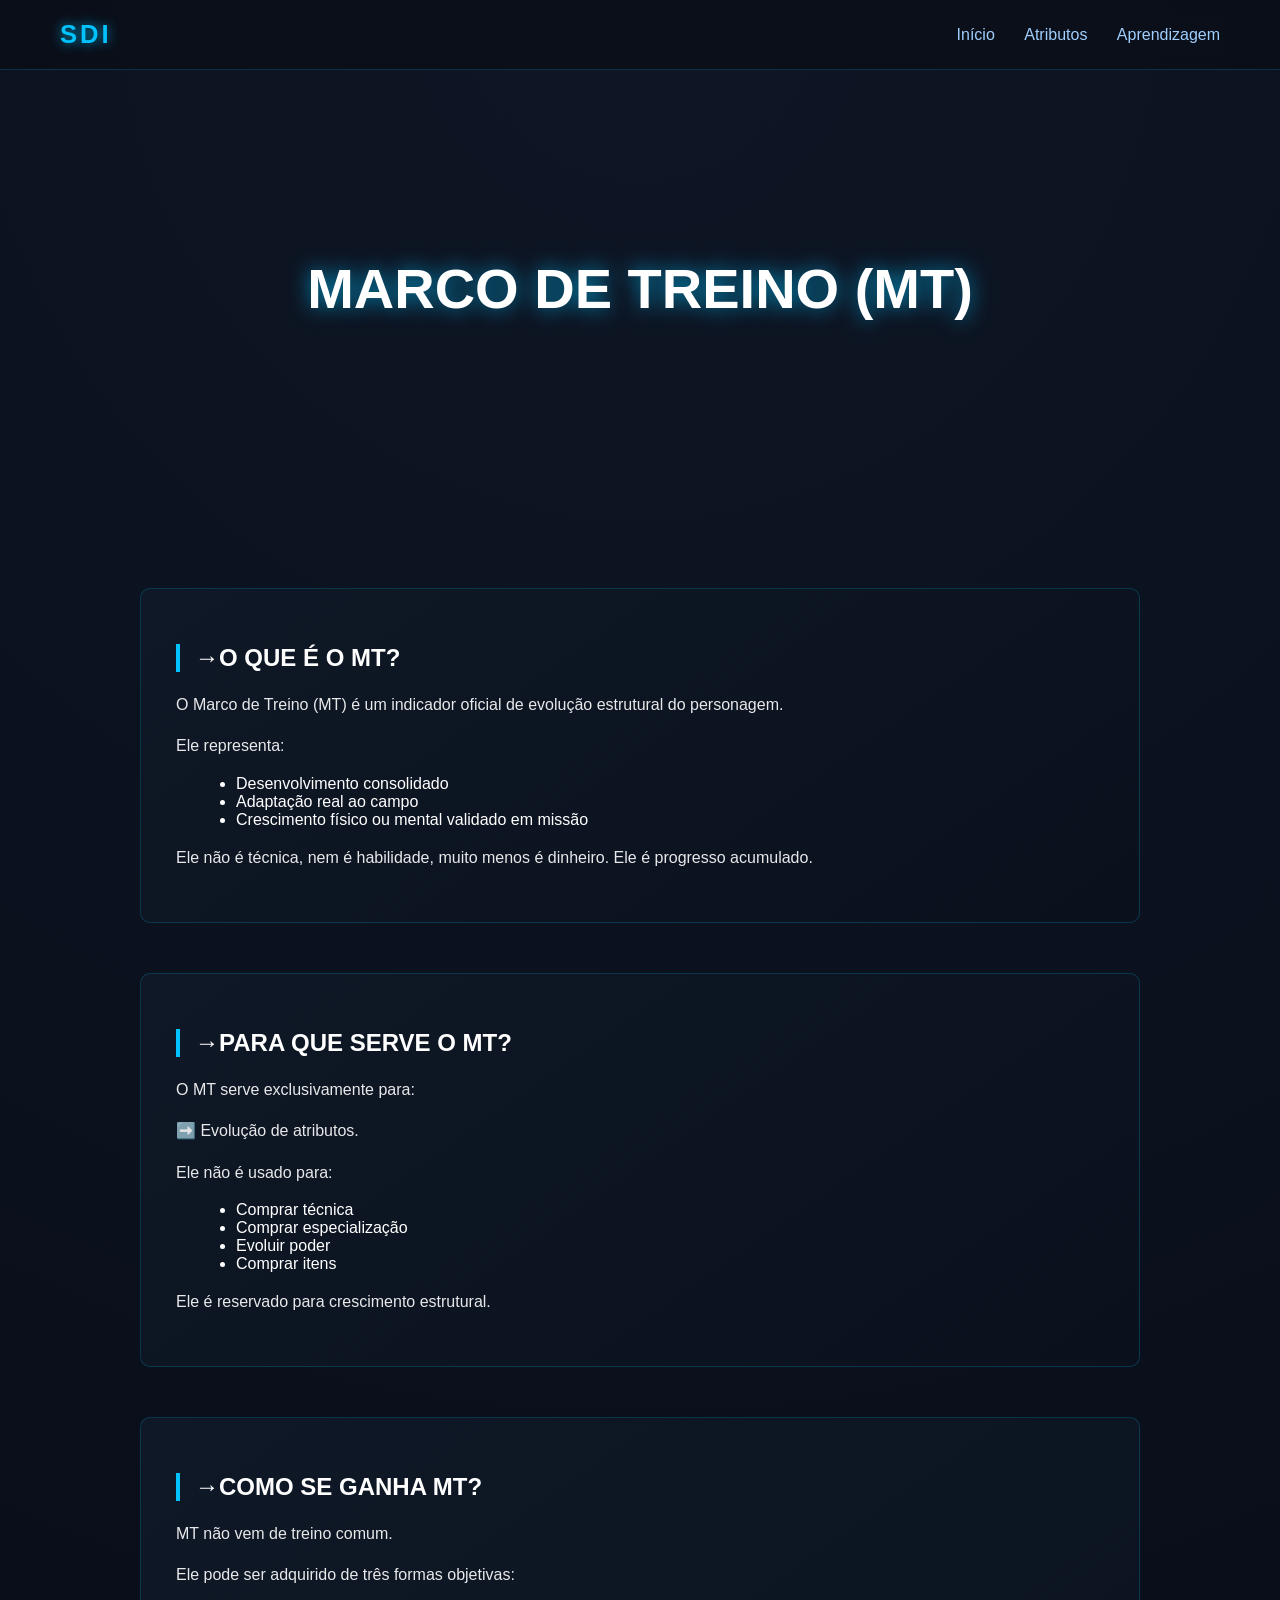
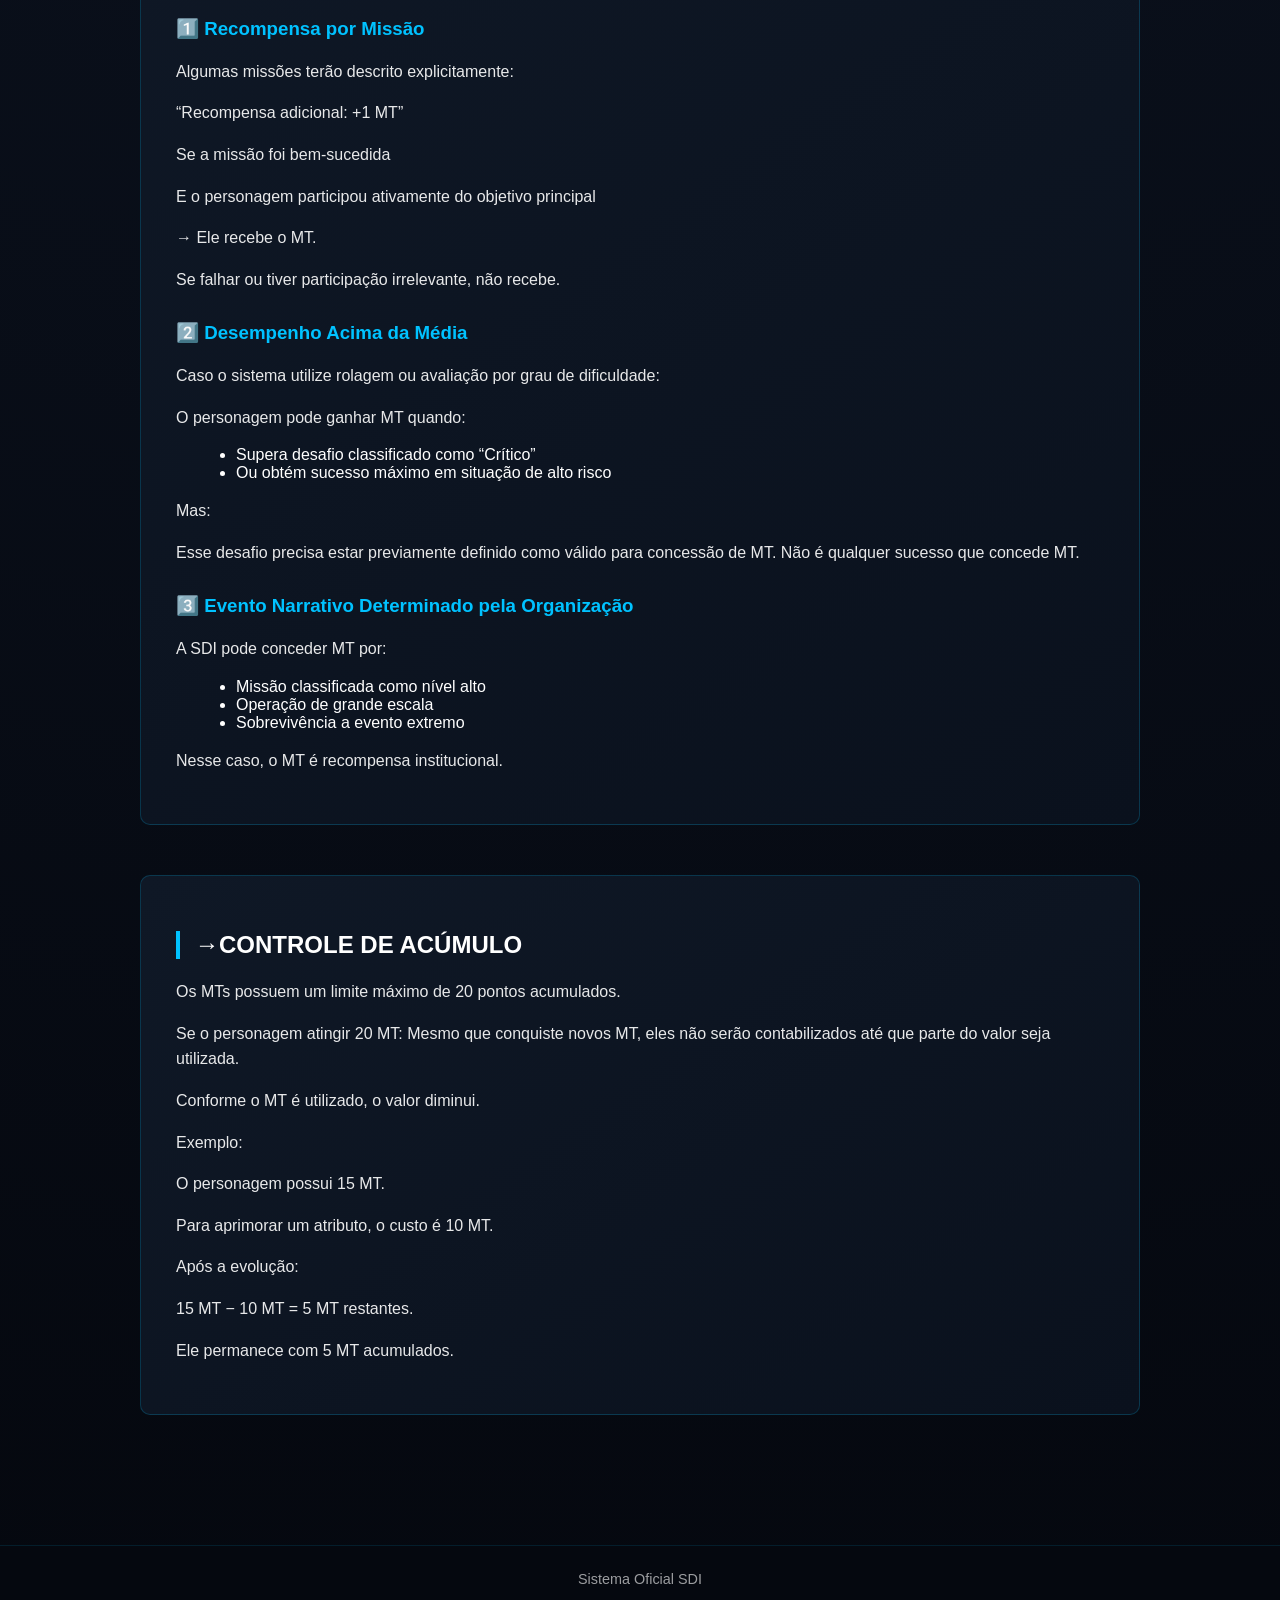
<file: marco-treino.html>
<!DOCTYPE html>
<html lang="pt-BR">
<head>
    <meta charset="UTF-8">
    <title>Marco de Treino - SDI</title>
<link rel="stylesheet" href="style.css">
</head>

<body class="pagina-mt">

<header>
    <div class="logo">SDI</div>
    <nav>
        <a href="index.html">Início</a>
        <a href="atributos.html">Atributos</a>
        <a href="lista-aprendizagem.html">Aprendizagem</a>
    </nav>
</header>

<section class="hero">
    <h1>MARCO DE TREINO (MT)</h1>
</section>

<section class="mt-container">

    <div class="mt-bloco">
        <h2>→O QUE É O MT?</h2>
        <p>O Marco de Treino (MT) é um indicador oficial de evolução estrutural do personagem.</p>
        <p>Ele representa:</p>
        <ul>
            <li>Desenvolvimento consolidado</li>
            <li>Adaptação real ao campo</li>
            <li>Crescimento físico ou mental validado em missão</li>
        </ul>
        <p>Ele não é técnica, nem é habilidade, muito menos é dinheiro. Ele é progresso acumulado.</p>
    </div>

    <div class="mt-bloco">
        <h2>→PARA QUE SERVE O MT?</h2>
        <p>O MT serve exclusivamente para:</p>
        <p>➡️ Evolução de atributos.</p>
        <p>Ele não é usado para:</p>
        <ul>
            <li>Comprar técnica</li>
            <li>Comprar especialização</li>
            <li>Evoluir poder</li>
            <li>Comprar itens</li>
        </ul>
        <p>Ele é reservado para crescimento estrutural.</p>
    </div>

    <div class="mt-bloco">
        <h2>→COMO SE GANHA MT?</h2>
        <p>MT não vem de treino comum.</p>
        <p>Ele pode ser adquirido de três formas objetivas:</p>

        <h3>1️⃣ Recompensa por Missão</h3>
        <p>Algumas missões terão descrito explicitamente:</p>
        <p>“Recompensa adicional: +1 MT”</p>
        <p>Se a missão foi bem-sucedida</p>
        <p>E o personagem participou ativamente do objetivo principal</p>
        <p>→ Ele recebe o MT.</p>
        <p>Se falhar ou tiver participação irrelevante, não recebe.</p>

        <h3>2️⃣ Desempenho Acima da Média</h3>
        <p>Caso o sistema utilize rolagem ou avaliação por grau de dificuldade:</p>
        <p>O personagem pode ganhar MT quando:</p>
        <ul>
            <li>Supera desafio classificado como “Crítico”</li>
            <li>Ou obtém sucesso máximo em situação de alto risco</li>
        </ul>
        <p>Mas:</p>
        <p>Esse desafio precisa estar previamente definido como válido para concessão de MT. Não é qualquer sucesso que concede MT.</p>

        <h3>3️⃣ Evento Narrativo Determinado pela Organização</h3>
        <p>A SDI pode conceder MT por:</p>
        <ul>
            <li>Missão classificada como nível alto</li>
            <li>Operação de grande escala</li>
            <li>Sobrevivência a evento extremo</li>
        </ul>
        <p>Nesse caso, o MT é recompensa institucional.</p>
    </div>

    <div class="mt-bloco">
        <h2>→CONTROLE DE ACÚMULO</h2>
        <p>Os MTs possuem um limite máximo de 20 pontos acumulados.</p>
        <p>Se o personagem atingir 20 MT: Mesmo que conquiste novos MT, eles não serão contabilizados até que parte do valor seja utilizada.</p>
        <p>Conforme o MT é utilizado, o valor diminui.</p>

        <p>Exemplo:</p>
        <p>O personagem possui 15 MT.</p>
        <p>Para aprimorar um atributo, o custo é 10 MT.</p>
        <p>Após a evolução:</p>
        <p>15 MT − 10 MT = 5 MT restantes.</p>
        <p>Ele permanece com 5 MT acumulados.</p>
    </div>

</section>

<footer>
    Sistema Oficial SDI
</footer>

</body>
</html>
</file>
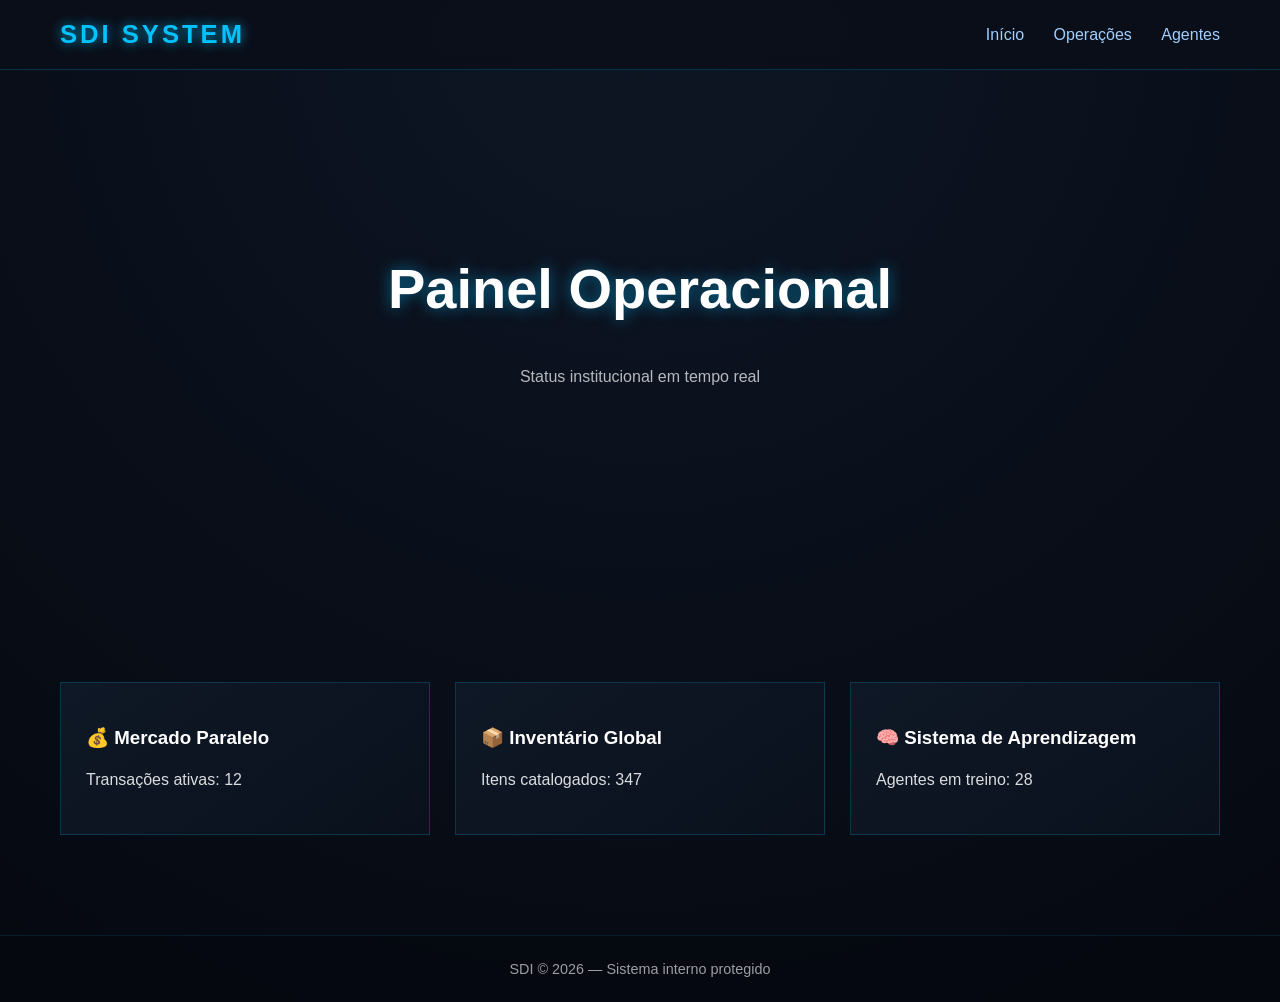
<file: painel.html>
<!DOCTYPE html>
<html lang="pt-BR">
<head>
    <meta charset="UTF-8">
    <meta name="viewport" content="width=device-width, initial-scale=1.0">
    <title>Painel SDI</title>
    <link rel="stylesheet" href="style.css">
</head>
<body>

<header>
    <div class="logo">SDI SYSTEM</div>
    <nav>
        <a href="index.html">Início</a>
        <a href="#">Operações</a>
        <a href="#">Agentes</a>
    </nav>
</header>

<section class="hero">
    <h1>Painel Operacional</h1>
    <p>Status institucional em tempo real</p>
</section>

<section class="section">
    <div class="cards">
        <div class="card">
            <h3>💰 Mercado Paralelo</h3>
            <p>Transações ativas: 12</p>
        </div>
        <div class="card">
            <h3>📦 Inventário Global</h3>
            <p>Itens catalogados: 347</p>
        </div>
        <div class="card">
            <h3>🧠 Sistema de Aprendizagem</h3>
            <p>Agentes em treino: 28</p>
        </div>
    </div>
</section>

<footer>
    SDI © 2026 — Sistema interno protegido
</footer>

</body>
</html>
</file>
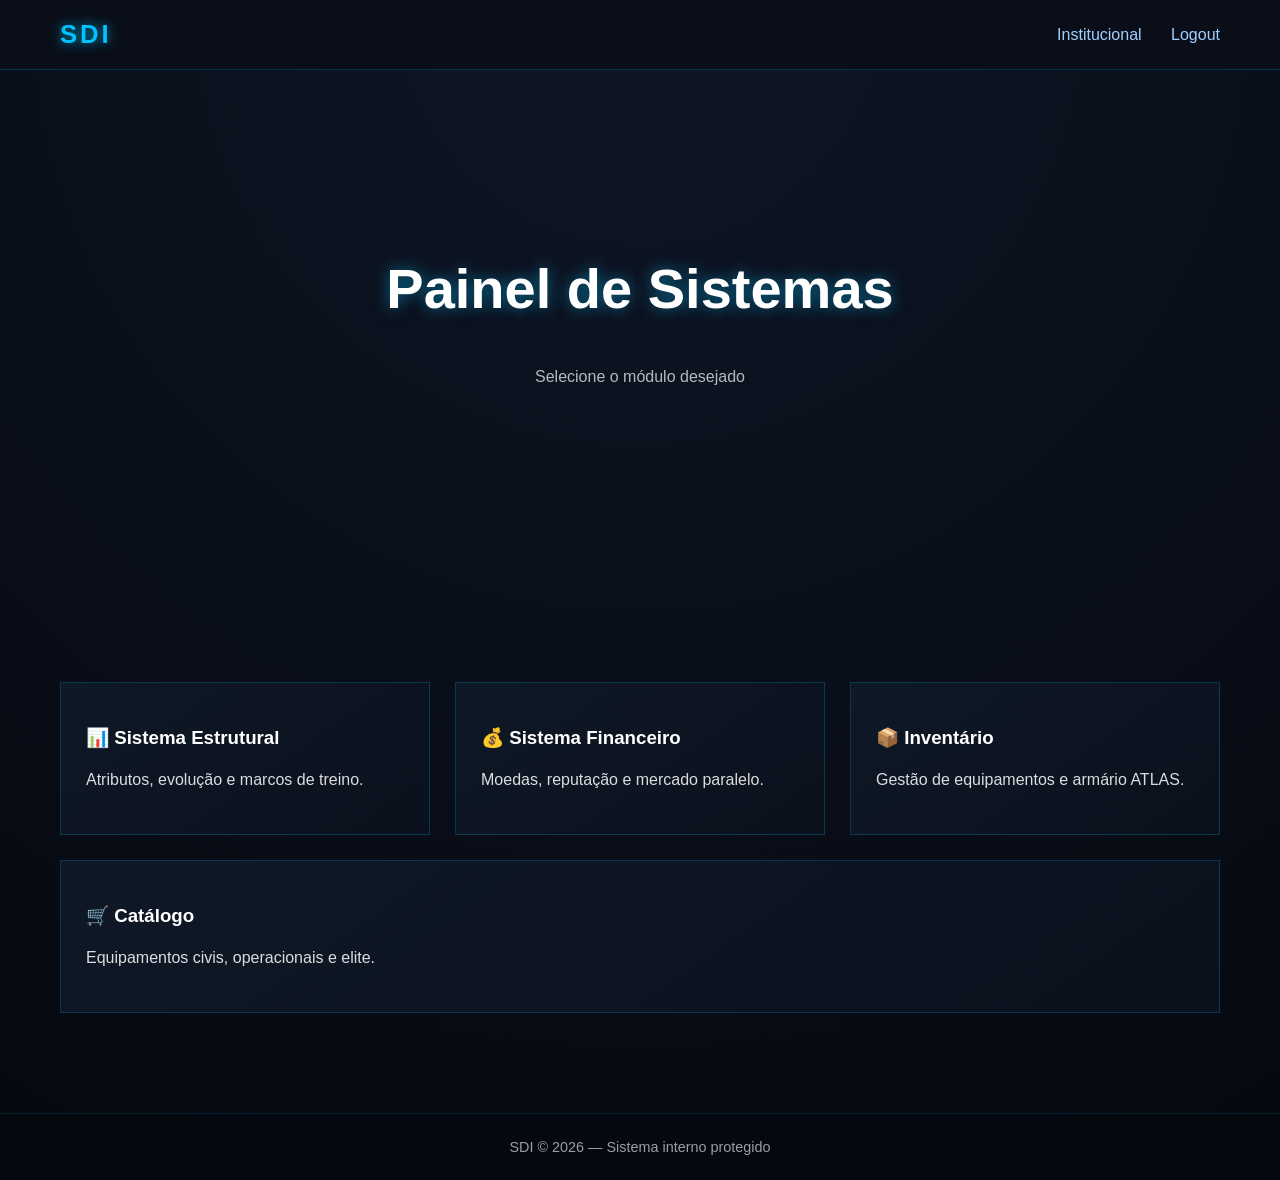
<file: sistema.html>
<!DOCTYPE html>
<html lang="pt-BR">
<head>
    <meta charset="UTF-8">
    <title>SDI – Sistema RPG</title>
    <link rel="stylesheet" href="style.css">
</head>
<body>

<header>
    <div class="logo">SDI</div>

    <nav>
        <a href="index.html">Institucional</a>
        <a href="#" onclick="logout()">Logout</a>
    </nav>
</header>

<section class="hero">
    <h1>Painel de Sistemas</h1>
    <p>Selecione o módulo desejado</p>
</section>

<section class="section">
    <div class="cards">

        <div class="card" onclick="location.href='estrutura.html'" style="cursor:pointer;">
            <h3>📊 Sistema Estrutural</h3>
            <p>Atributos, evolução e marcos de treino.</p>
        </div>

        <div class="card" onclick="location.href='financeiro.html'" style="cursor:pointer;">
            <h3>💰 Sistema Financeiro</h3>
            <p>Moedas, reputação e mercado paralelo.</p>
        </div>

        <div class="card" onclick="location.href='inventario.html'" style="cursor:pointer;">
            <h3>📦 Inventário</h3>
            <p>Gestão de equipamentos e armário ATLAS.</p>
        </div>

        <div class="card" onclick="location.href='catalogo.html'" style="cursor:pointer;">
            <h3>🛒 Catálogo</h3>
            <p>Equipamentos civis, operacionais e elite.</p>
        </div>

    </div>
</section>

<footer>
    SDI © 2026 — Sistema interno protegido
</footer>

<script>
function logout(){
    localStorage.removeItem("personagem");
    window.location.href = "login.html";
}
</script>

</body>
</html>
</file>
<file: style.css>
body {
    margin: 0;
    font-family: 'Segoe UI', sans-serif;
    background: radial-gradient(circle at top, #0e1625 0%, #05080f 100%);
    color: #ffffff;
}

/* HEADER */
header {
    display: flex;
    justify-content: space-between;
    align-items: center;
    padding: 20px 60px;
    background: rgba(10, 15, 25, 0.9);
    backdrop-filter: blur(6px);
    border-bottom: 1px solid rgba(0, 194, 255, 0.2);
    position: sticky;
    top: 0;
    z-index: 1000;
}

.logo {
    font-size: 1.6rem;
    font-weight: bold;
    letter-spacing: 3px;
    color: #00C2FF;
    text-shadow: 0 0 12px rgba(0,194,255,0.8);
}

header a {
    color: #a0cfff;
    margin-left: 25px;
    text-decoration: none;
    transition: 0.3s;
}

header a:hover {
    color: #00C2FF;
}

/* HERO */
.hero {
    text-align: center;
    padding: 140px 20px;
}

.hero h1 {
    font-size: 3.5rem;
    font-weight: 700;
    text-shadow: 0 0 15px rgba(0, 194, 255, 0.5);
}

.hero p {
    opacity: 0.7;
    margin-top: 15px;
}

.hero button {
    margin-top: 30px;
    padding: 14px 35px;
    background: linear-gradient(90deg, #00C2FF, #007BFF);
    border: none;
    color: #fff;
    font-weight: bold;
    letter-spacing: 1px;
    cursor: pointer;
    transition: 0.3s;
}

.hero button:hover {
    transform: scale(1.05);
}

/* SECTIONS */
.section {
    padding: 100px 60px;
}

.dark {
    background: #0a111d;
}

/* CARDS */
.cards {
    display: flex;
    gap: 25px;
    flex-wrap: wrap;
    margin-top: 40px;
}

.card {
    background: linear-gradient(145deg, #0f1826, #0a111d);
    padding: 25px;
    flex: 1;
    min-width: 260px;
    border: 1px solid rgba(0, 194, 255, 0.2);
    transition: 0.3s;
}

.card:hover {
    transform: translateY(-8px);
    border-color: #00C2FF;
}

/* INVENTÁRIO */
.grid {
    display: grid;
    grid-template-columns: repeat(3, 1fr);
    gap: 20px;
    margin-top: 40px;
}

.slot {
    height: 100px;
    background: #0f1826;
    border: 1px solid rgba(0, 194, 255, 0.3);
    transition: 0.3s;
}

.slot:hover {
    border-color: #00C2FF;
}

/* CATÁLOGO */
.catalogo-grid {
    display: grid;
    grid-template-columns: repeat(auto-fit, minmax(220px, 1fr));
    gap: 25px;
    margin-top: 40px;
}

.catalogo-item {
    background: linear-gradient(145deg, #0f1826, #0a111d);
    padding: 30px;
    text-align: center;
    border: 1px solid rgba(0, 194, 255, 0.2);
    transition: 0.3s;
}

.catalogo-item:hover {
    transform: translateY(-8px);
    border-color: #00C2FF;
}

/* FOOTER */
footer {
    text-align: center;
    padding: 25px;
    background: #05080f;
    border-top: 1px solid rgba(0, 194, 255, 0.2);
    font-size: 0.9rem;
    opacity: 0.6;
}

/* RESPONSIVO */
@media (max-width: 768px) {
    .cards {
        flex-direction: column;
    }

    .grid {
        grid-template-columns: 1fr;
    }
}

/* HERO COM IMAGEM (PÁGINA INSTITUCIONAL) */
.hero-image {
    height: 100vh;
    background: url('https://images.unsplash.com/photo-1526374965328-7f61d4dc18c5') no-repeat center center/cover;
    position: relative;
    display: flex;
    justify-content: center;
    align-items: center;
}

.overlay {
    background: rgba(0, 0, 0, 0.75);
    padding: 60px;
    text-align: center;
    color: #ffffff;
    max-width: 800px;
}

.overlay h1 {
    font-size: 3rem;
    margin-bottom: 20px;
    text-shadow: 0 0 20px rgba(0, 194, 255, 0.6);
}

.overlay p {
    opacity: 0.8;
    margin-bottom: 25px;
    font-size: 1.1rem;
}

.overlay button {
    padding: 14px 35px;
    background: linear-gradient(90deg, #00C2FF, #007BFF);
    border: none;
    color: #fff;
    font-weight: bold;
    letter-spacing: 1px;
    cursor: pointer;
    transition: 0.3s;
}

.overlay button:hover {
    transform: scale(1.05);
}

.section h2 {
    font-size: 2rem;
    margin-bottom: 20px;
    border-left: 4px solid #00C2FF;
    padding-left: 15px;
}

.section p {
    max-width: 800px;
    line-height: 1.6;
    opacity: 0.85;
}

.habilidade {
  border: 1px solid #444;
  padding: 15px;
  margin: 10px 0;
  border-radius: 8px;
  transition: 0.3s;
}

.habilidade:hover {
  transform: scale(1.02);
}

.concluido {
  color: #2ecc71;
  font-weight: bold;
}

.disponivel {
  color: #f1c40f;
  font-weight: bold;
}

.bloqueado {
  color: #e74c3c;
  font-weight: bold;
}

/* ========================= */
/* PÁGINA ATRIBUTOS - SDI   */
/* ========================= */

.pagina-atributos .hero,
.pagina-atributos .topo-atributos {
    padding: 40px 20px !important;
    min-height: auto !important;
    height: auto !important;
    margin: 0 !important;
}

.pagina-atributos h1 {
    margin: 0;
}

.bloco-texto,
.bloco-destaque,
.bloco-final {
    background: linear-gradient(145deg, #0f1826, #0a111d);
    padding: 35px;
    margin: 40px auto;
    max-width: 900px;
    border: 1px solid rgba(0, 194, 255, 0.2);
    border-radius: 10px;
    transition: 0.3s;
}

.bloco-texto:hover,
.bloco-destaque:hover,
.bloco-final:hover {
    border-color: #00C2FF;
    transform: translateY(-5px);
}

.lista-atributos {
    list-style: none;
    padding: 0;
    margin: 20px 0;
}

.lista-atributos li {
    font-size: 1.2rem;
    margin: 12px 0;
}

.escala {
    list-style: none;
    padding: 0;
}

.escala li {
    margin: 8px 0;
    opacity: 0.85;
}

.bloco-destaque h2,
.bloco-final h2 {
    margin-bottom: 20px;
    border-left: 4px solid #00C2FF;
    padding-left: 15px;
}

.frase-final {
    margin-top: 25px;
    font-weight: bold;
    font-size: 1.2rem;
    color: #00C2FF;
    text-shadow: 0 0 10px rgba(0, 194, 255, 0.5);
}

/* ========================= */
/* PÁGINA MARCO DE TREINO   */
/* ========================= */

.pagina-mt .hero h1 {
    text-shadow: 0 0 20px rgba(0, 194, 255, 0.7);
}

.mt-container {
    padding: 80px 60px;
    max-width: 1000px;
    margin: auto;
}

.mt-bloco {
    background: linear-gradient(145deg, #0f1826, #0a111d);
    padding: 35px;
    margin-bottom: 50px;
    border: 1px solid rgba(0, 194, 255, 0.2);
    border-radius: 10px;
    transition: 0.3s;
}

.mt-bloco:hover {
    border-color: #00C2FF;
    transform: translateY(-6px);
}

.mt-bloco h2 {
    border-left: 4px solid #00C2FF;
    padding-left: 15px;
    margin-bottom: 20px;
}

.mt-bloco h3 {
    margin-top: 30px;
    color: #00C2FF;
}

.mt-bloco ul {
    margin: 15px 0 15px 20px;
}

.mt-bloco p {
    opacity: 0.9;
    line-height: 1.6;
}

/* ========================= */
/* PÁGINA APRENDIZAGEM SDI  */
/* ========================= */

.pagina-aprendizagem .hero h1 {
    text-shadow: 0 0 25px rgba(0, 194, 255, 0.8);
}

.aprend-container {
    padding: 80px 60px;
    max-width: 1000px;
    margin: auto;
}

.aprend-bloco {
    background: linear-gradient(145deg, #0f1826, #0a111d);
    padding: 35px;
    margin-bottom: 50px;
    border: 1px solid rgba(0, 194, 255, 0.2);
    border-radius: 10px;
    transition: 0.3s;
}

.aprend-bloco:hover {
    border-color: #00C2FF;
    transform: translateY(-6px);
}

.aprend-bloco h2,
.aprend-bloco h3 {
    border-left: 4px solid #00C2FF;
    padding-left: 15px;
    margin-bottom: 20px;
}

.aprend-bloco ul {
    margin: 15px 0 15px 20px;
}

.aprend-bloco p {
    opacity: 0.9;
    line-height: 1.6;
}

.destaque-10 {
    border-color: rgba(0, 194, 255, 0.5);
    box-shadow: 0 0 20px rgba(0, 194, 255, 0.2);
}

/* ========================= */
/* LISTA DE APRENDIZAGEM SDI */
/* ========================= */

.pagina-lista table {
    width: 100%;
    border-collapse: collapse;
    margin-top: 25px;
    background: linear-gradient(145deg, #0f1826, #0a111d);
    border: 1px solid rgba(0, 194, 255, 0.2);
}

.pagina-lista th {
    background: rgba(0, 194, 255, 0.1);
    padding: 15px;
    text-align: left;
    border-bottom: 1px solid rgba(0, 194, 255, 0.3);
}

.pagina-lista td {
    padding: 15px;
    border-bottom: 1px solid rgba(255,255,255,0.05);
    vertical-align: top;
}

.pagina-lista tr:hover {
    background: rgba(0, 194, 255, 0.05);
}

.categoria {
    margin-bottom: 80px;
}

.categoria h2 {
    border-left: 4px solid #00C2FF;
    padding-left: 15px;
    margin-bottom: 20px;
}

/* ========================= */
/* SISTEMA FINANCEIRO       */
/* ========================= */

.pagina-financeiro .topo-financeiro {
    text-align: center;
    margin-bottom: 70px;
}

.pagina-financeiro h1 {
    font-size: 2.8rem;
    margin-bottom: 20px;
}

.resumo-moedas {
    list-style: none;
    padding: 0;
    margin: 20px 0;
}

.resumo-moedas li {
    font-weight: bold;
    margin: 5px 0;
}

.financeiro-card {
    margin: 60px 0;
    padding: 40px;
    border-radius: 16px;
    background: rgba(0,0,0,0.4);
    backdrop-filter: blur(6px);
    transition: 0.3s;
}

.financeiro-card:hover {
    transform: translateY(-5px);
}

/* Cores específicas */

.financeiro-card.dolar {
    border-left: 6px solid #00ff88;
    box-shadow: 0 0 20px rgba(0,255,136,0.2);
}

.financeiro-card.co {
    border-left: 6px solid #00C2FF;
    box-shadow: 0 0 20px rgba(0,194,255,0.2);
}

.financeiro-card.rp {
    border-left: 6px solid #a855ff;
    box-shadow: 0 0 20px rgba(168,85,255,0.2);
}

.financeiro-card h2 {
    margin-bottom: 20px;
}

.financeiro-card h3 {
    margin-top: 25px;
}

.financeiro-card ul {
    padding-left: 20px;
    line-height: 1.8;
}

/* ========================= */
/* SISTEMA DE INVENTÁRIO    */
/* ========================= */

.pagina-inventario .topo-inventario {
    text-align: center;
    margin-bottom: 60px;
}

.pagina-inventario h1 {
    font-size: 2.8rem;
    margin-bottom: 20px;
}

.bloco-inventario {
    margin: 60px 0;
    padding: 40px;
    background: rgba(0,0,0,0.4);
    border-left: 5px solid #00C2FF;
    border-radius: 14px;
    transition: 0.3s;
}

.bloco-inventario:hover {
    transform: translateY(-5px);
}

.destaque-kit {
    border-left: 5px solid #00ff88;
}

.kit-grid {
    display: grid;
    grid-template-columns: repeat(auto-fit, minmax(260px, 1fr));
    gap: 20px;
    margin: 30px 0;
}

.item-kit {
    background: linear-gradient(145deg, #0f1826, #0a111d);
    padding: 20px;
    border: 1px solid rgba(0,194,255,0.2);
    border-radius: 10px;
    transition: 0.3s;
}

.item-kit:hover {
    border-color: #00C2FF;
    transform: translateY(-4px);
}

.atlas {
    border-left: 5px solid #a855ff;
}

.atlas h3 {
    margin-top: 30px;
}

/* ========================= */
/* CLASSIFICAÇÃO DE ITENS   */
/* ========================= */

.pagina-classificacao .topo-classificacao {
    text-align: center;
    margin-bottom: 60px;
}

.pagina-classificacao h1 {
    font-size: 2.6rem;
    margin-bottom: 20px;
}

/* Categoria base */

.categoria-item {
    margin: 60px 0;
    padding: 40px;
    border-radius: 16px;
    background: rgba(0,0,0,0.4);
    transition: 0.3s;
}

.categoria-item:hover {
    transform: translateY(-5px);
}

/* Cores por tipo */

.consumivel {
    border-left: 6px solid #ff5555;
}

.recarregavel {
    border-left: 6px solid #00C2FF;
}

.duravel {
    border-left: 6px solid #00ff88;
}

/* Caixas internas */

.exemplo-box,
.fluxo-box {
    margin: 20px 0;
    padding: 20px;
    background: linear-gradient(145deg, #0f1826, #0a111d);
    border: 1px solid rgba(0,194,255,0.2);
    border-radius: 10px;
}

/* Desgaste */

.desgaste-box {
    margin: 80px 0;
    padding: 40px;
    background: linear-gradient(145deg, rgba(255,85,85,0.1), rgba(0,0,0,0.4));
    border-left: 6px solid #ff5555;
    border-radius: 16px;
}
/* ============================= */
/* CATÁLOGO GERAL INTERATIVO    */
/* ============================= */

.pagina-catalogo-geral {
    background: linear-gradient(145deg, #0b0f17, #05070c);
}

.catalogo-geral-container {
    width: 90%;
    max-width: 1400px;
    margin: auto;
    padding: 60px 0;
}

.catalogo-geral-topo {
    text-align: center;
    margin-bottom: 50px;
}

.menu-categorias {
    display: flex;
    flex-wrap: wrap;
    gap: 15px;
    justify-content: center;
    margin-bottom: 60px;
}

.menu-categorias button {
    padding: 12px 25px;
    border: none;
    border-radius: 30px;
    background: #111827;
    color: white;
    cursor: pointer;
    transition: 0.3s;
    border: 1px solid rgba(0,194,255,0.2);
}

.menu-categorias button:hover {
    background: #00C2FF;
    color: black;
}

/* BOTÃO ILEGAL */

.menu-categorias .ilegal {
    border: 1px solid #ff4444;
}

.menu-categorias .ilegal:hover {
    background: #ff4444;
    color: white;
}

/* BLOCO DE CATEGORIA */

.categoria-bloco {
    display: none;
    margin-top: 40px;
}

.categoria-bloco h2 {
    text-align: center;
    margin-bottom: 40px;
}

/* MERCADO PARALELO VISUAL */

.mercado-paralelo {
    background: linear-gradient(145deg, rgba(80,0,0,0.3), rgba(0,0,0,0.6));
    padding: 30px;
    border-radius: 20px;
    border: 1px solid rgba(255,0,0,0.3);
}

/* ============================ */
/* CATEGORIA CIVIL - CATÁLOGO  */
/* ============================ */

.pagina-civil {
    background: linear-gradient(145deg, #0b0f17, #05070c);
    font-family: Arial, sans-serif;
}

.container-civil {
    width: 92%;
    max-width: 1500px;
    margin: auto;
    padding: 60px 0;
}

.topo-civil {
    text-align: center;
    margin-bottom: 60px;
}

.topo-civil h1 {
    font-size: 3rem;
    letter-spacing: 3px;
}

.grid-civil {
    display: grid;
    grid-template-columns: repeat(auto-fit, minmax(320px, 1fr));
    gap: 30px;
}

.card-civil {
    background: linear-gradient(145deg, #111827, #0b1220);
    padding: 25px;
    border-radius: 14px;
    border: 1px solid rgba(0, 194, 255, 0.2);
    transition: 0.3s ease;
}

.card-civil:hover {
    transform: translateY(-8px);
    box-shadow: 0 15px 40px rgba(0,0,0,0.6);
}

.card-civil h3 {
    margin-bottom: 15px;
    font-size: 1.3rem;
    color: #ffffff;
}

.card-civil p {
    margin-bottom: 6px;
    font-size: 0.95rem;

}

/* ========================= */
/* FICHA DE HERÓI — SDI      */
/* ========================= */

.ficha-container {
    max-width: 900px;
    margin: 60px auto;
    padding: 40px;
    background: linear-gradient(145deg, #0f1826, #0a111d);
    border: 1px solid rgba(0, 194, 255, 0.2);
    border-radius: 12px;
}

.ficha-container h1 {
    text-align: center;
    margin-bottom: 40px;
    text-shadow: 0 0 20px rgba(0,194,255,0.6);
}

.ficha-info {
    display: grid;
    grid-template-columns: 1fr 1fr;
    gap: 20px;
    margin-bottom: 40px;
}

.ficha-info p {
    background: rgba(0,0,0,0.3);
    padding: 10px;
    border-radius: 6px;
}

.status {
    display: flex;
    justify-content: space-between;
    margin-bottom: 40px;
}

.status div {
    flex: 1;
    margin: 5px;
    padding: 15px;
    background: rgba(0,0,0,0.4);
    border: 1px solid rgba(0,194,255,0.2);
    border-radius: 8px;
    text-align: center;
}

.mochila {
    margin-bottom: 40px;
}

.mochila ul {
    list-style: none;
    padding: 0;
}

.mochila li {
    background: #0f1826;
    border: 1px solid rgba(0,194,255,0.2);
    padding: 10px;
    margin-bottom: 8px;
    border-radius: 6px;
}

.tributos {
    display: grid;
    grid-template-columns: repeat(2,1fr);
    gap: 15px;
    margin-bottom: 40px;
}

.tributos p {
    background: rgba(0,0,0,0.3);
    padding: 10px;
    border-radius: 6px;
}

.carteira {
    text-align: center;
    font-size: 1.2rem;
    font-weight: bold;
    color: #00C2FF;
}
</file>
